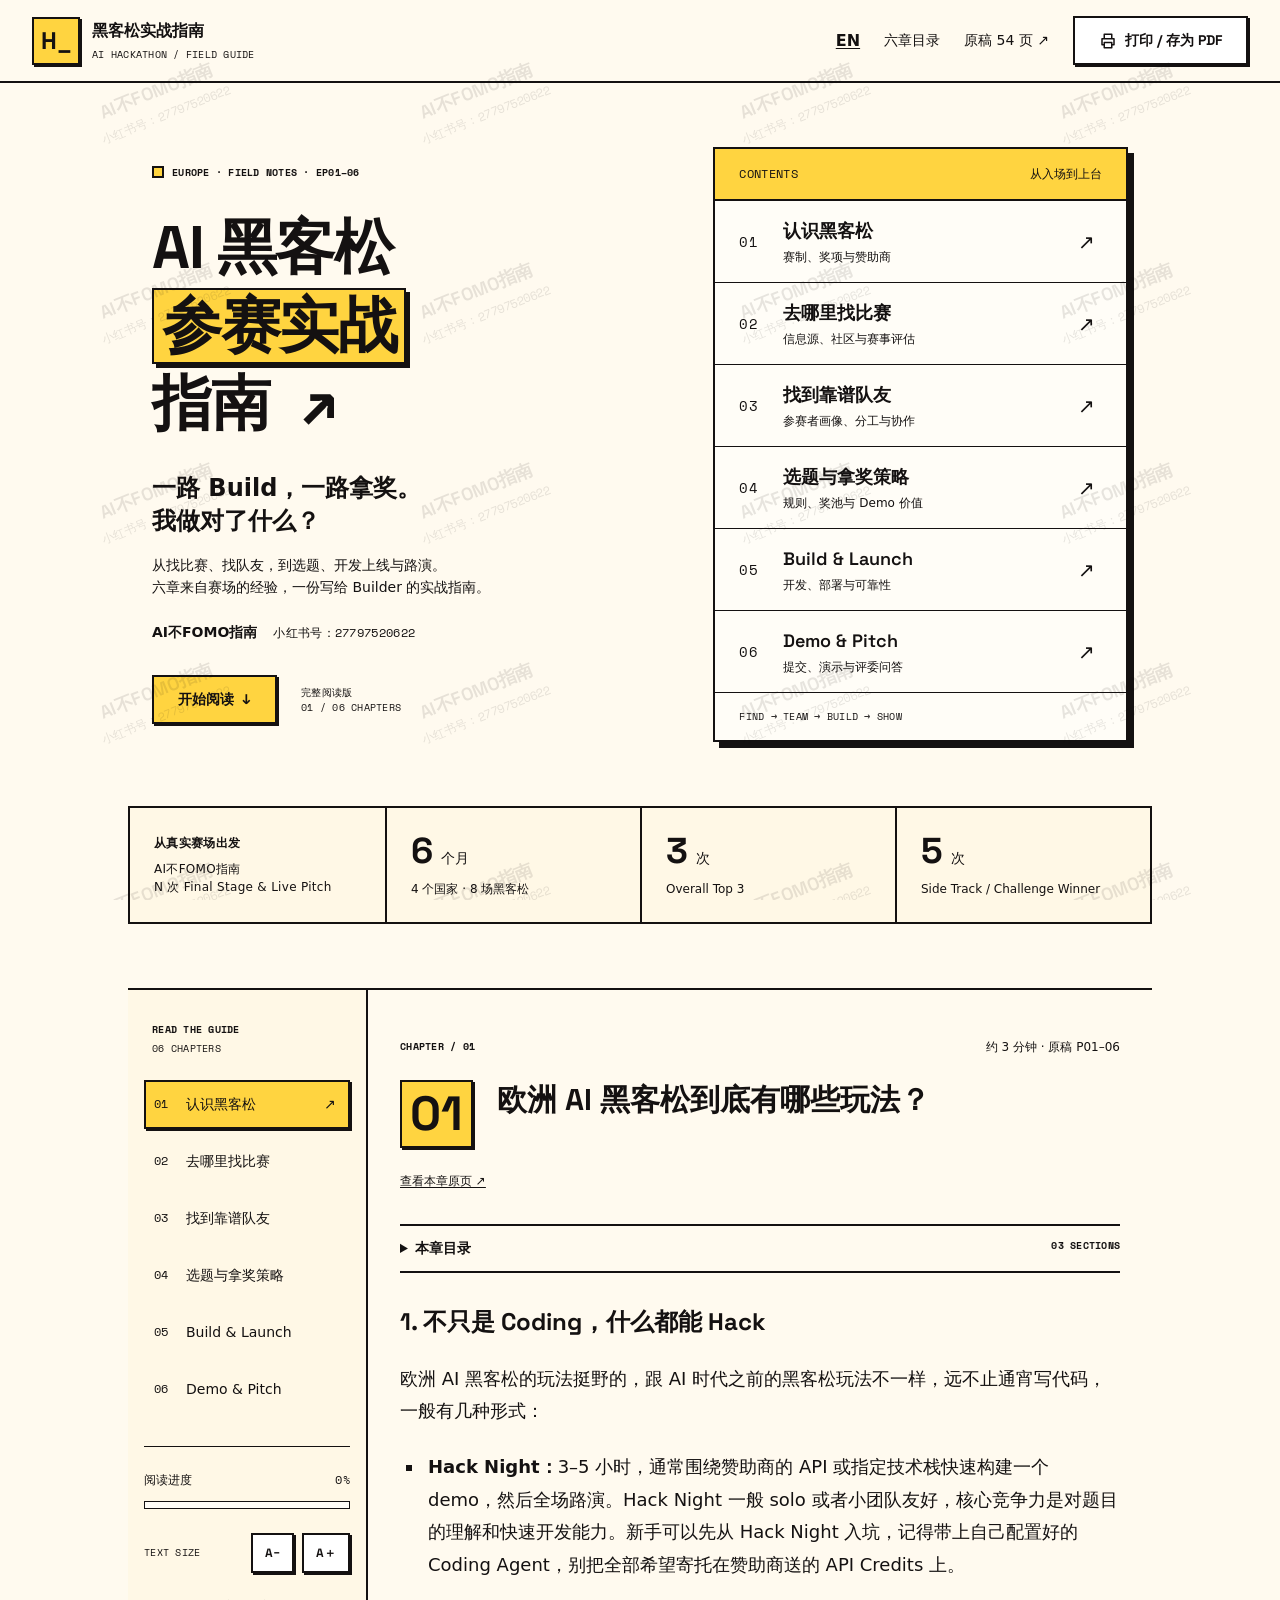
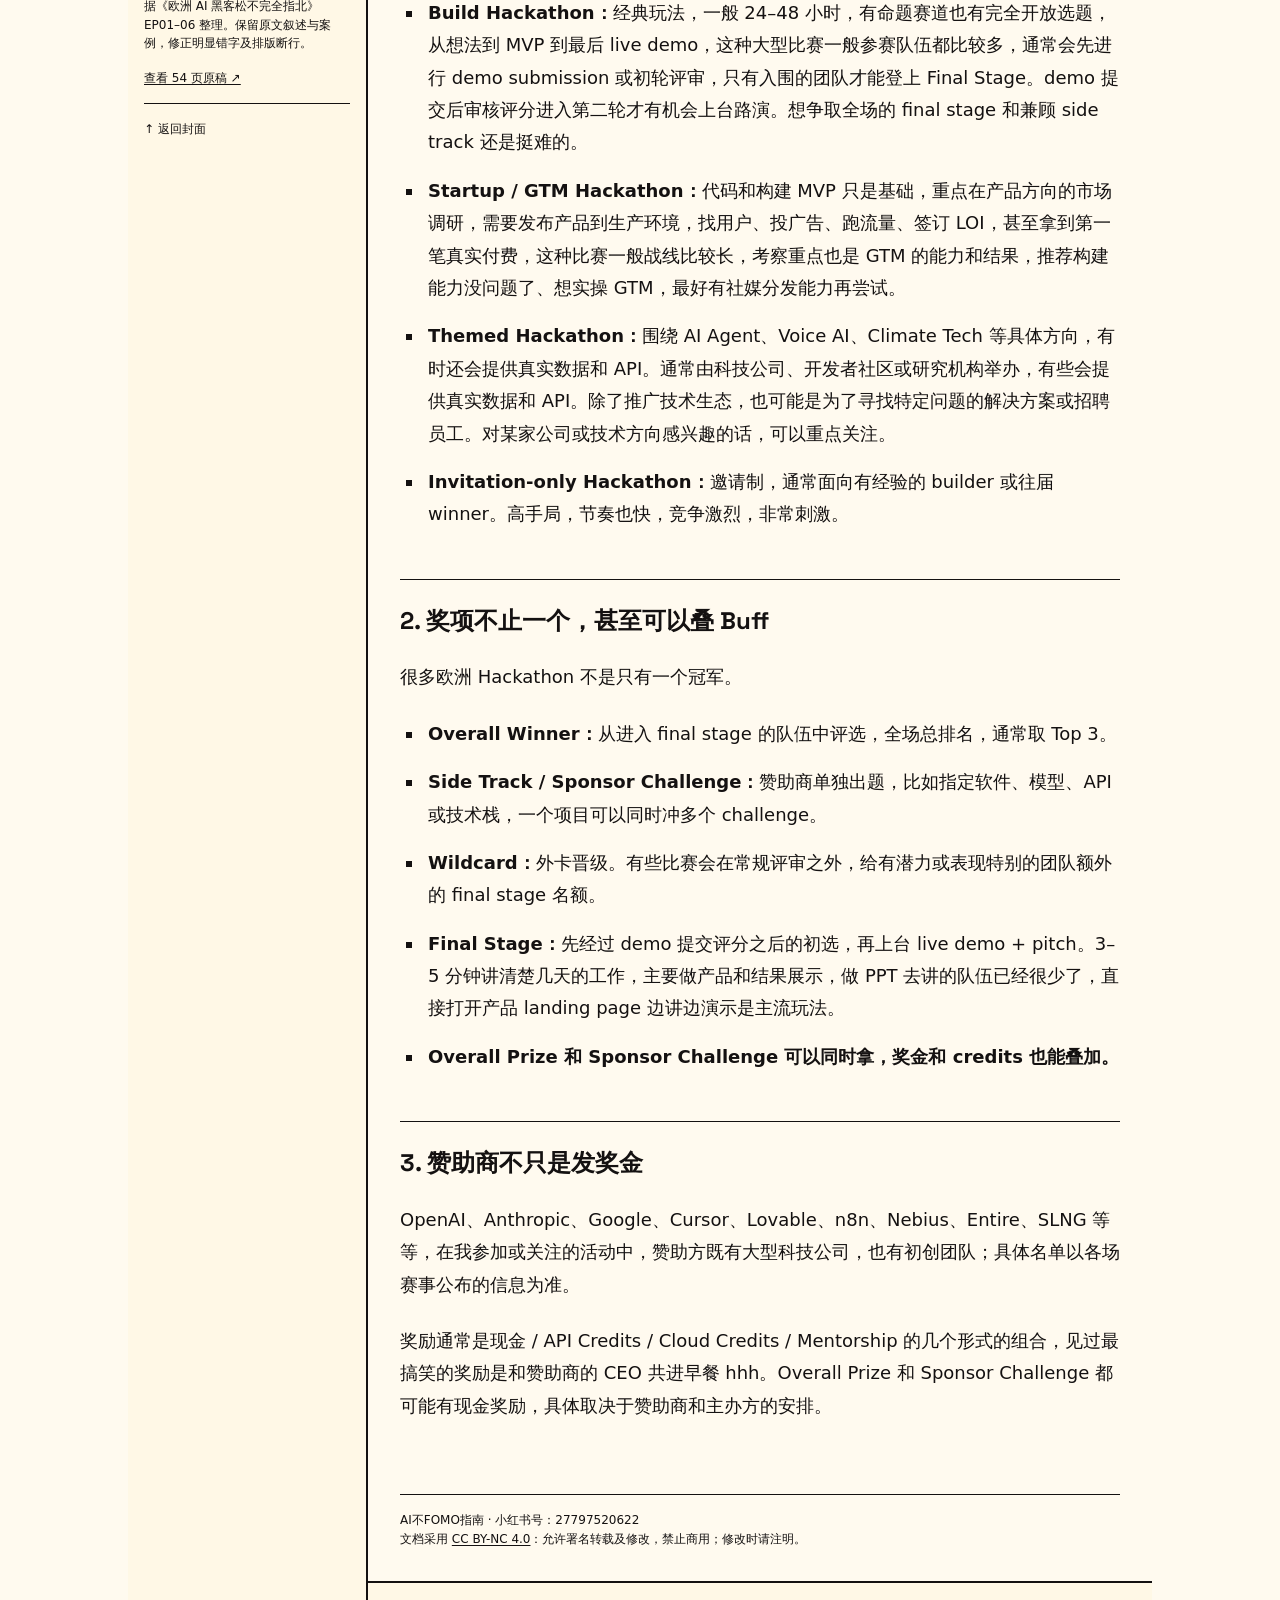
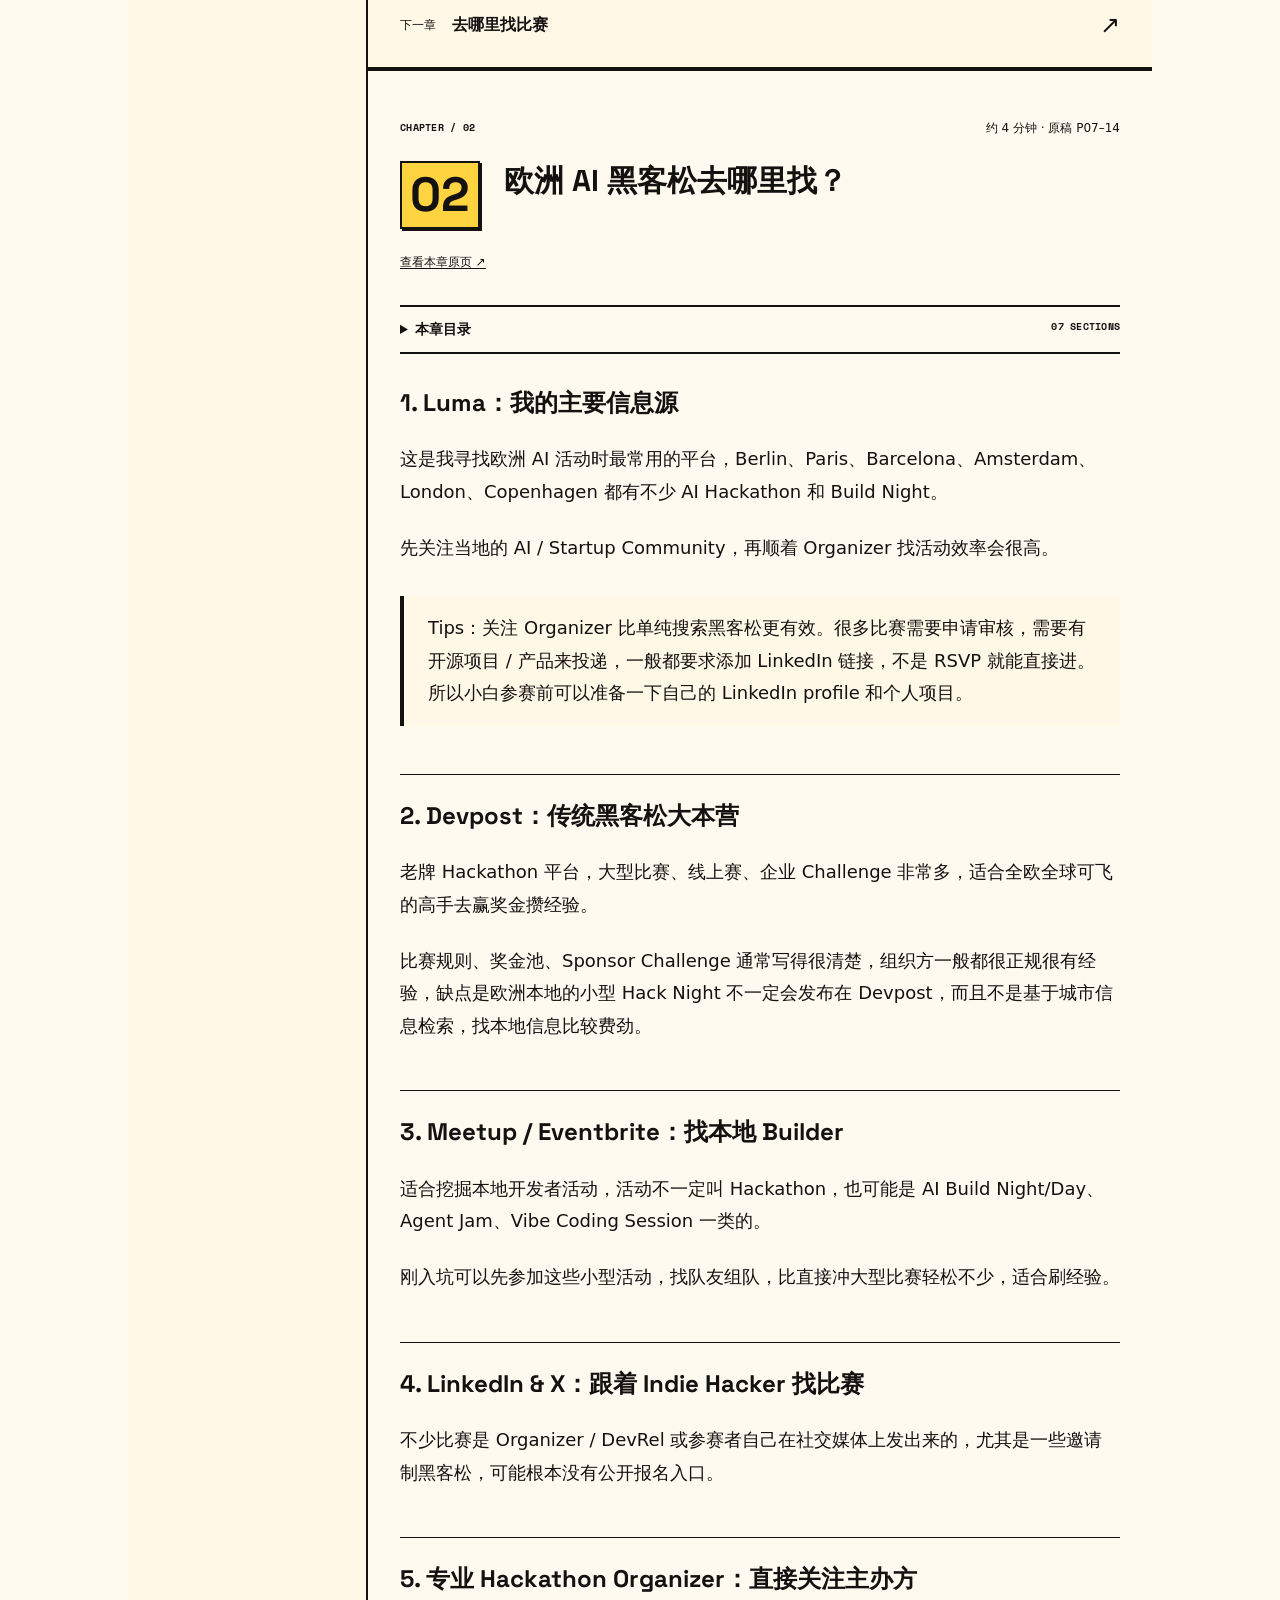
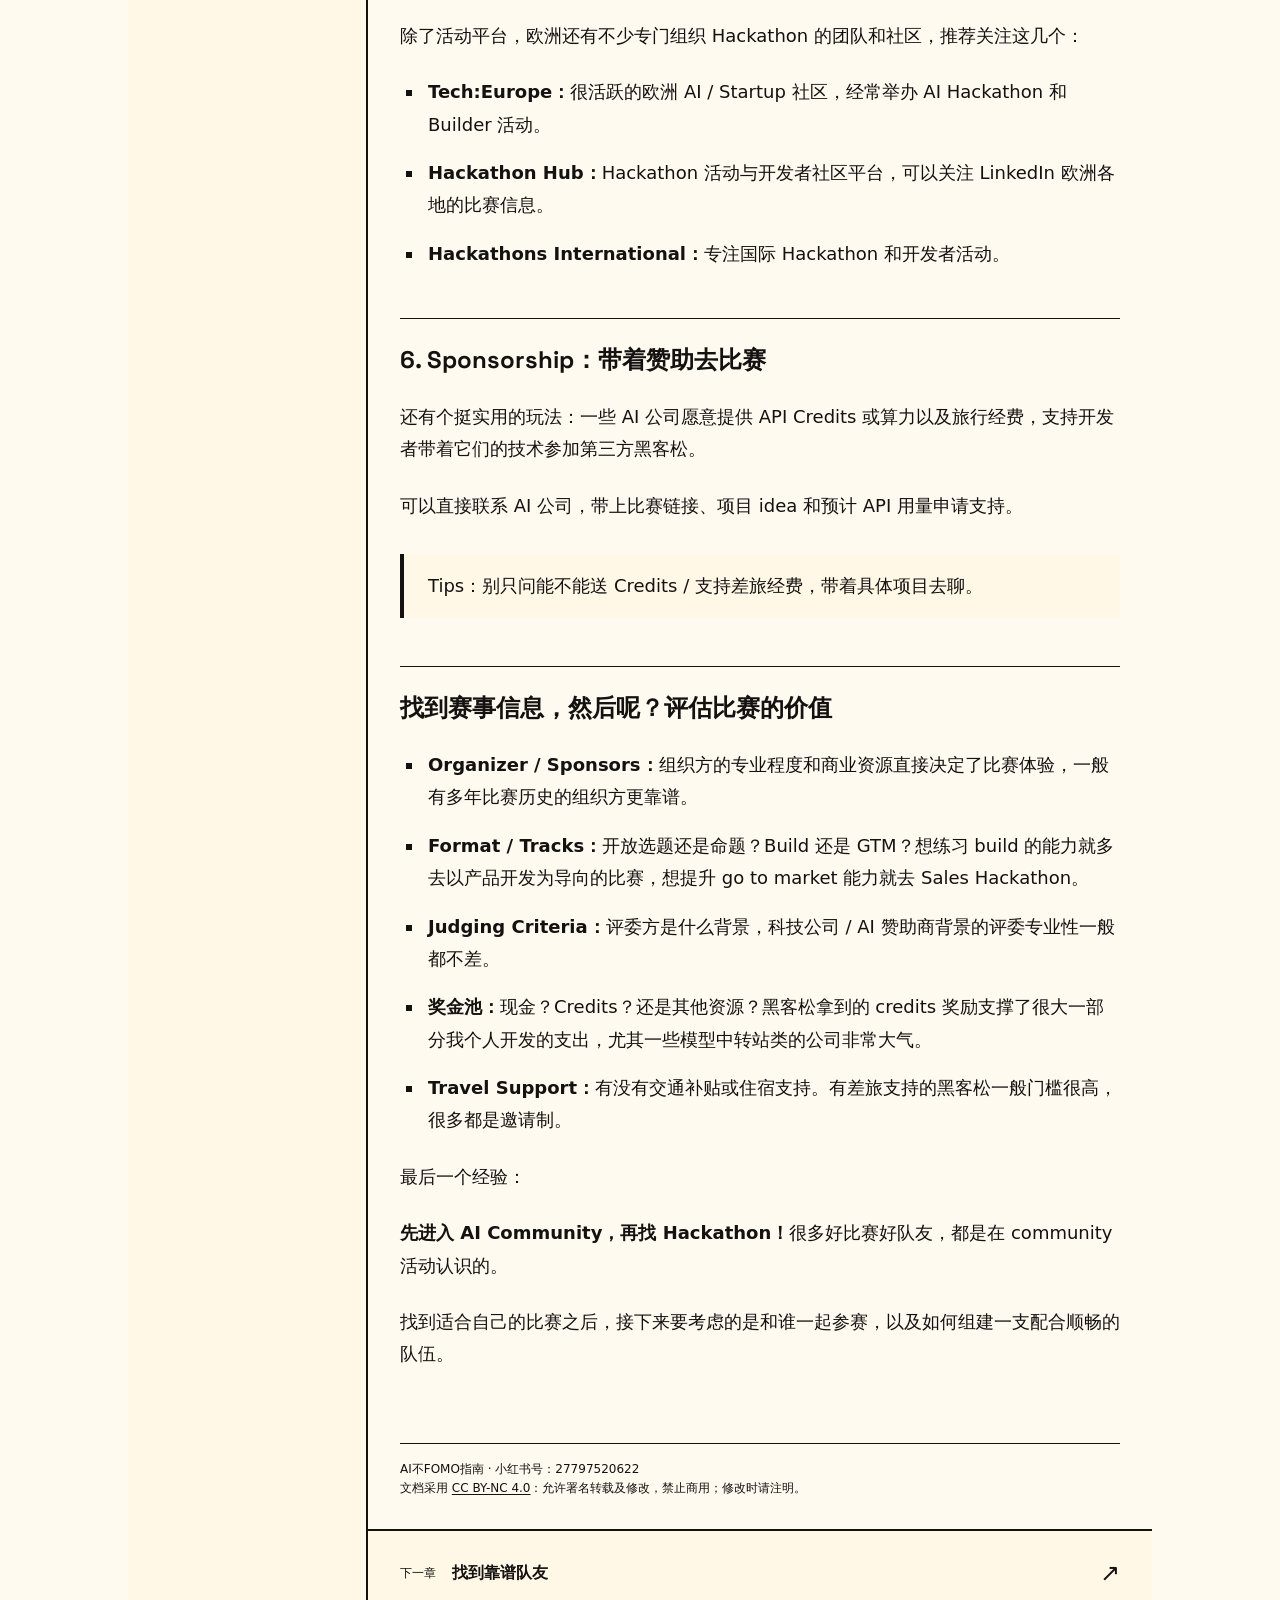
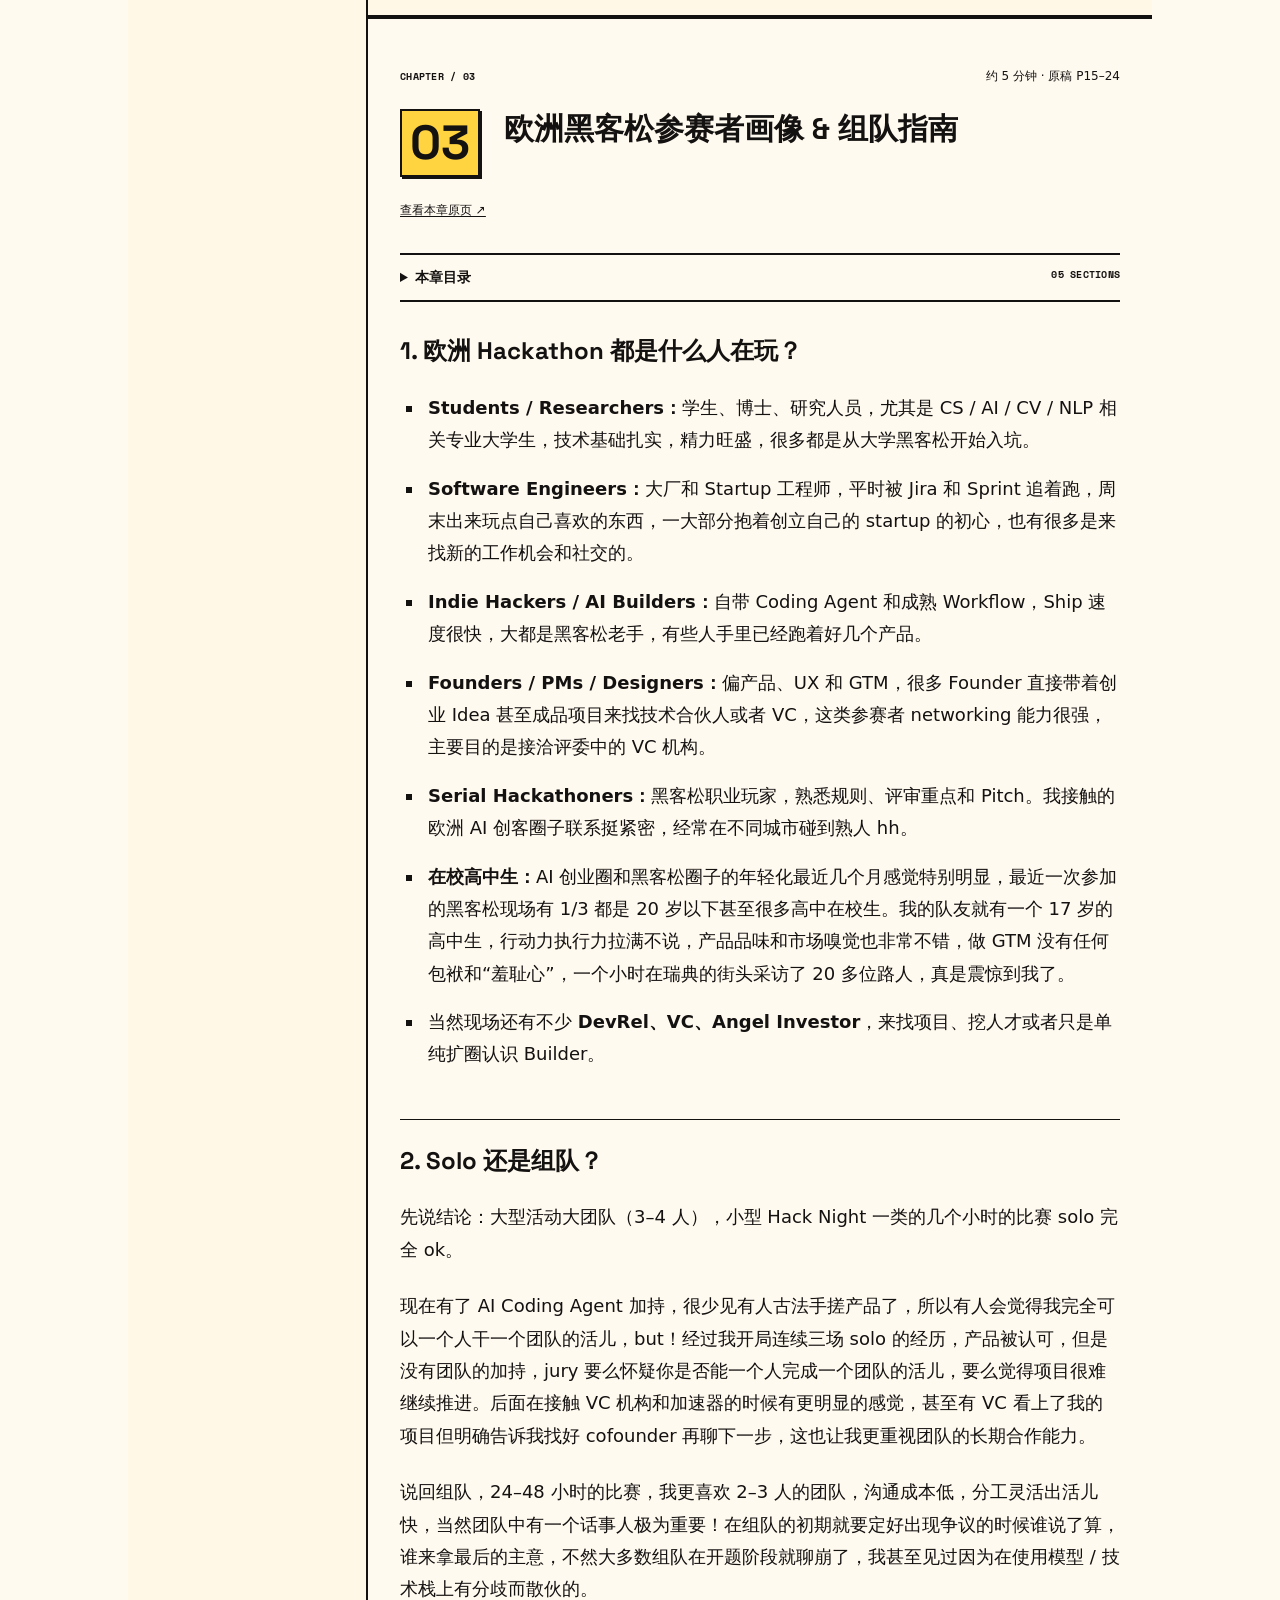
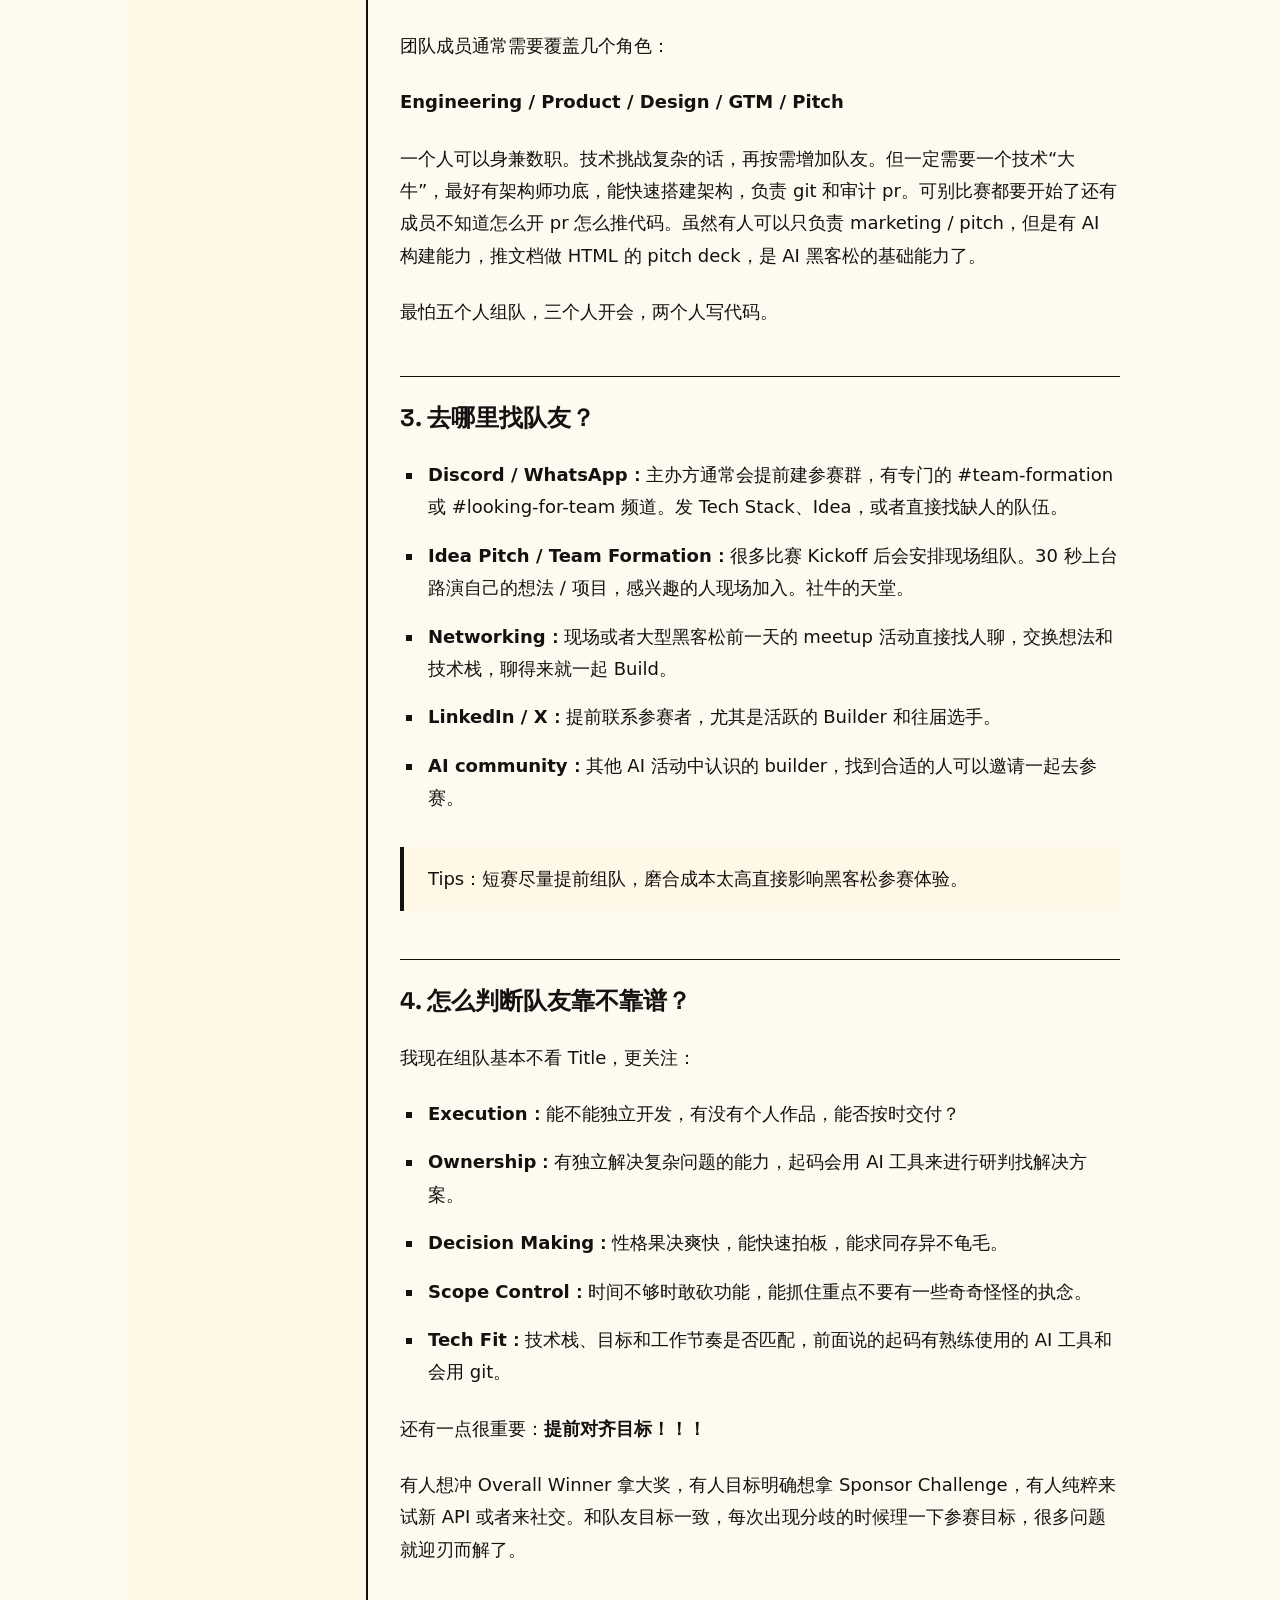
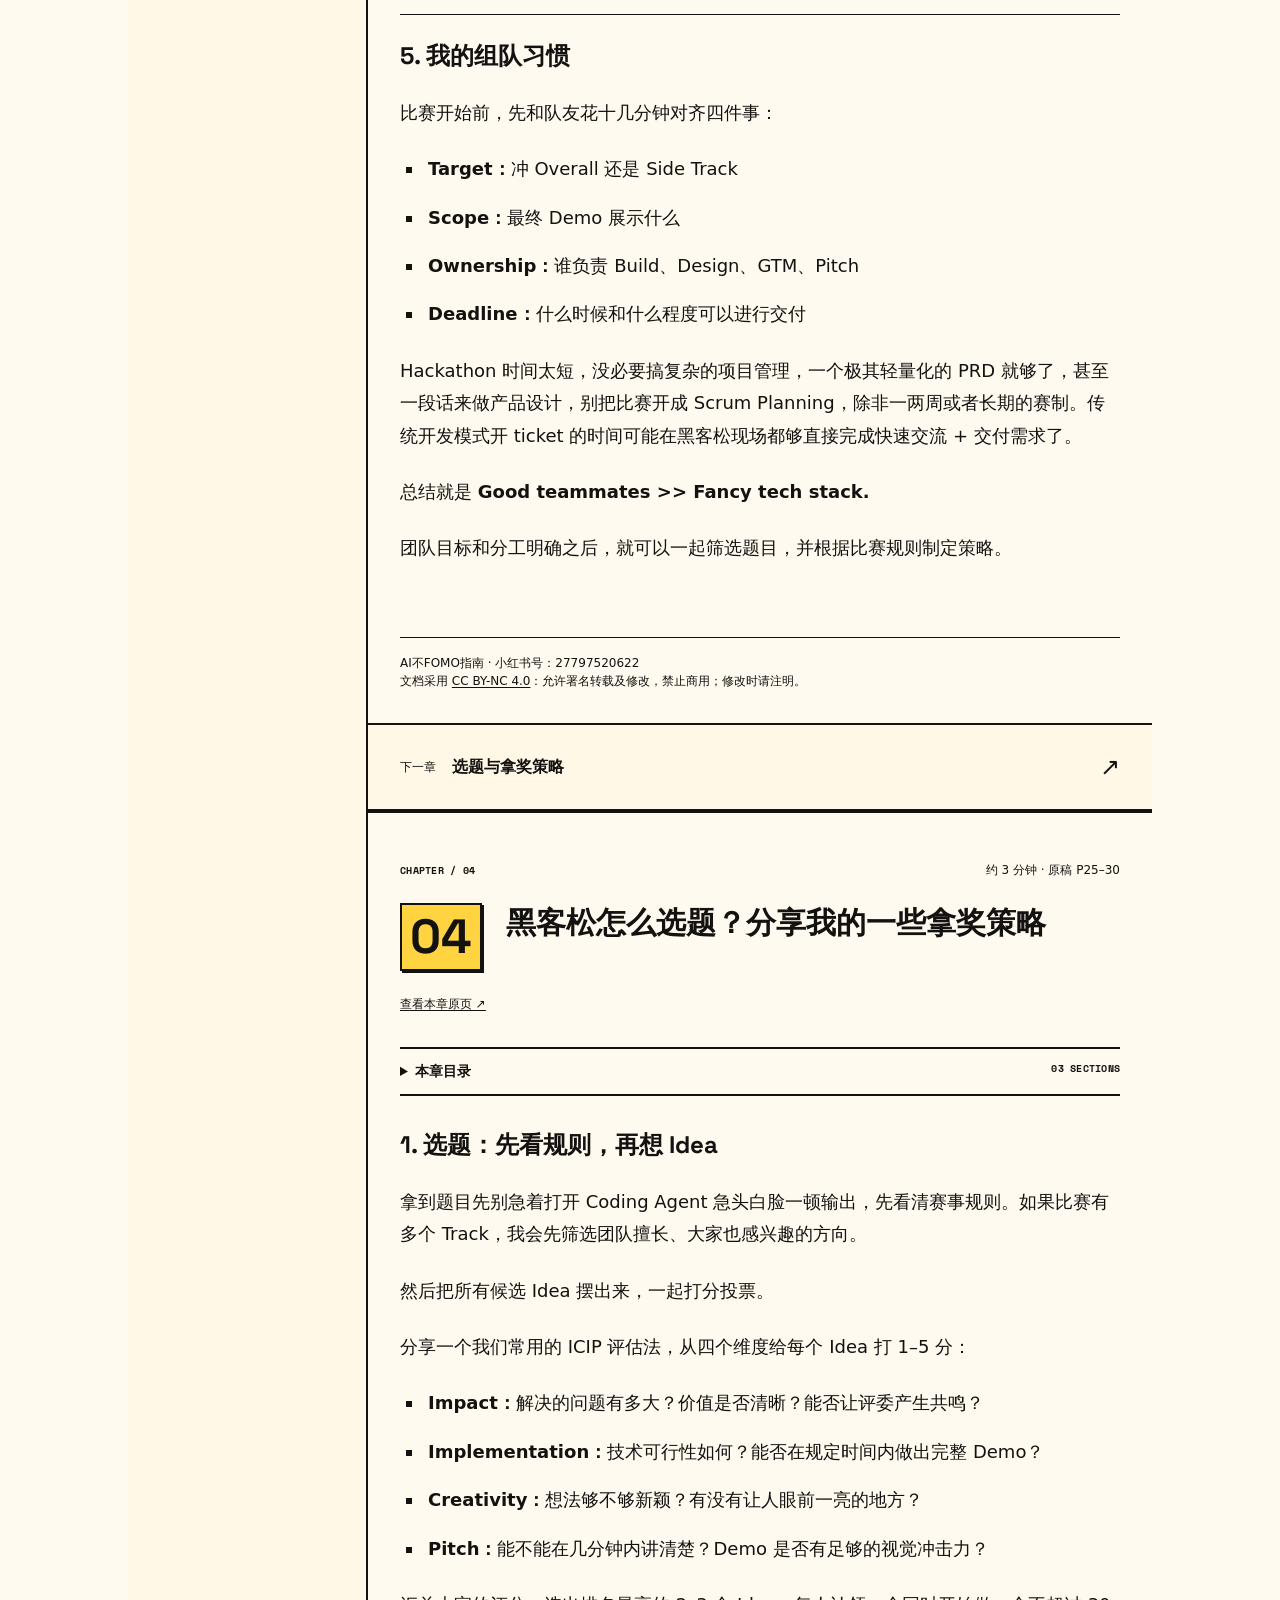
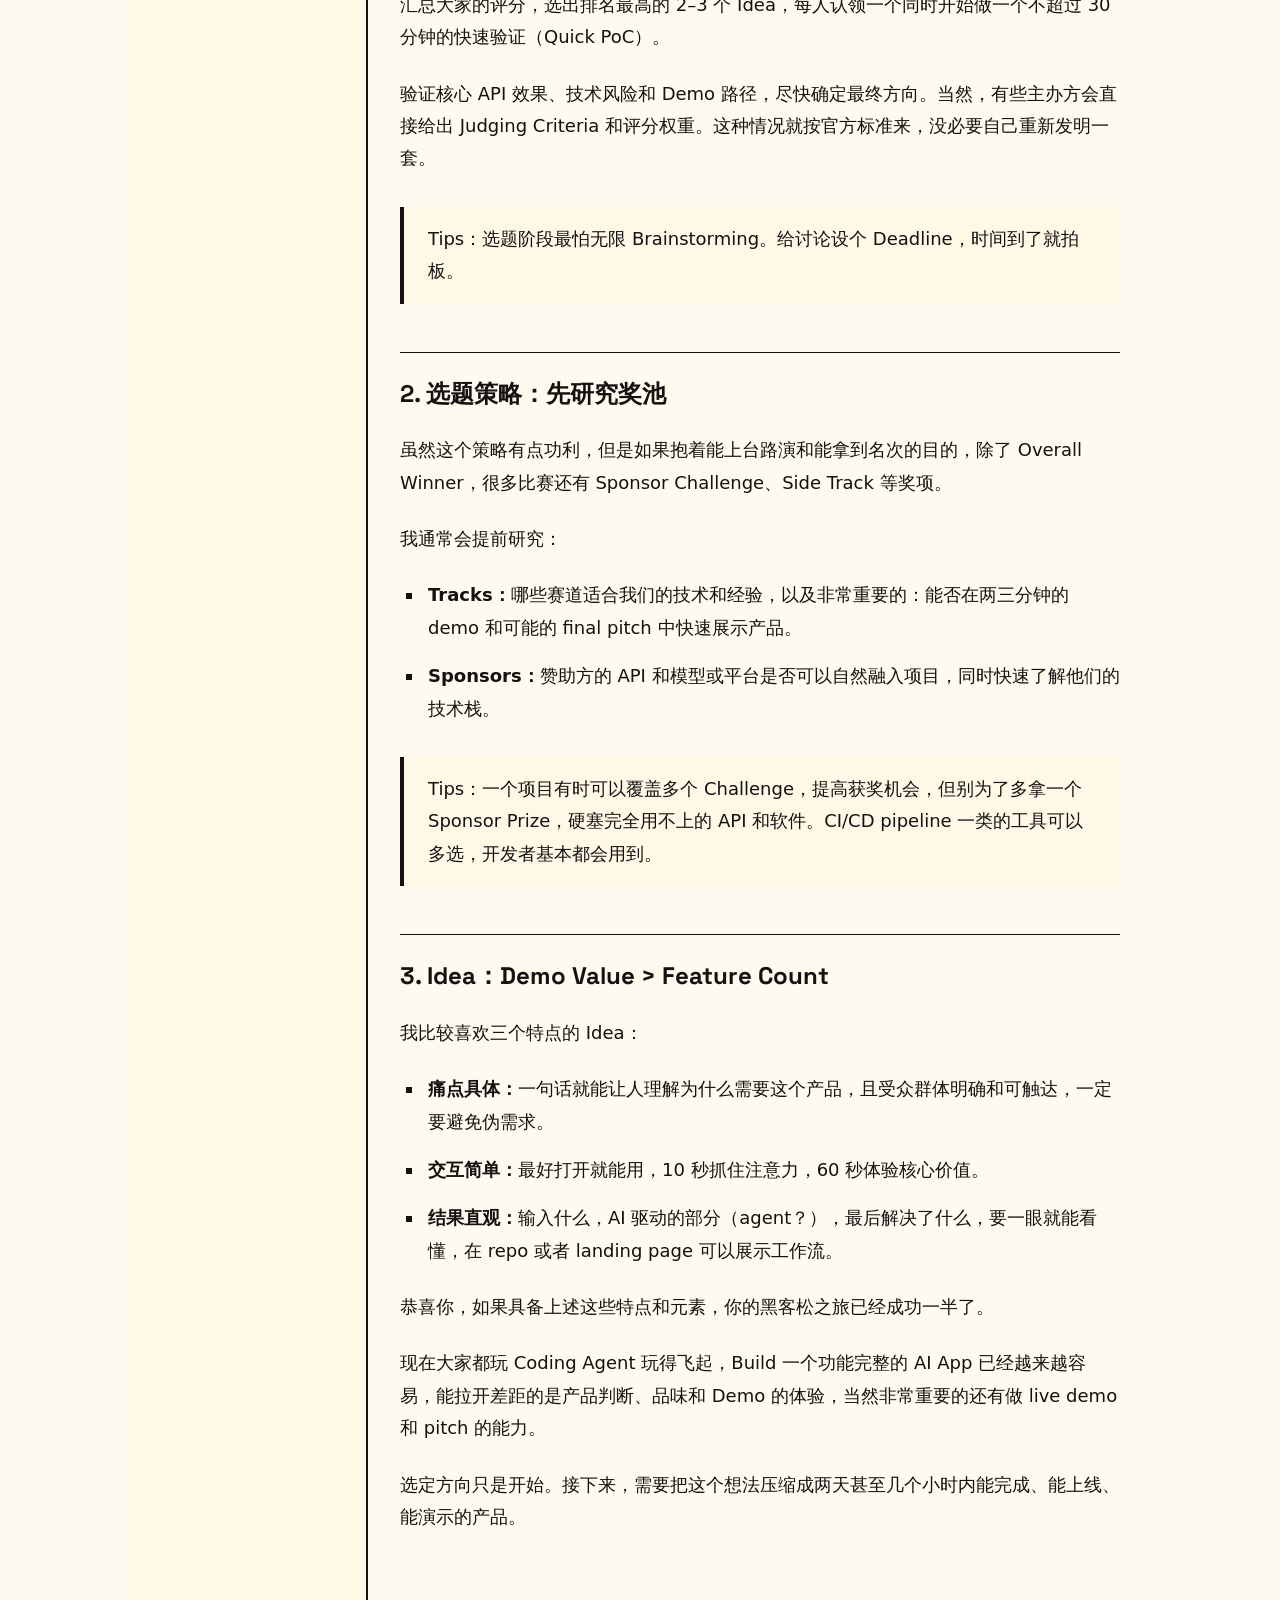
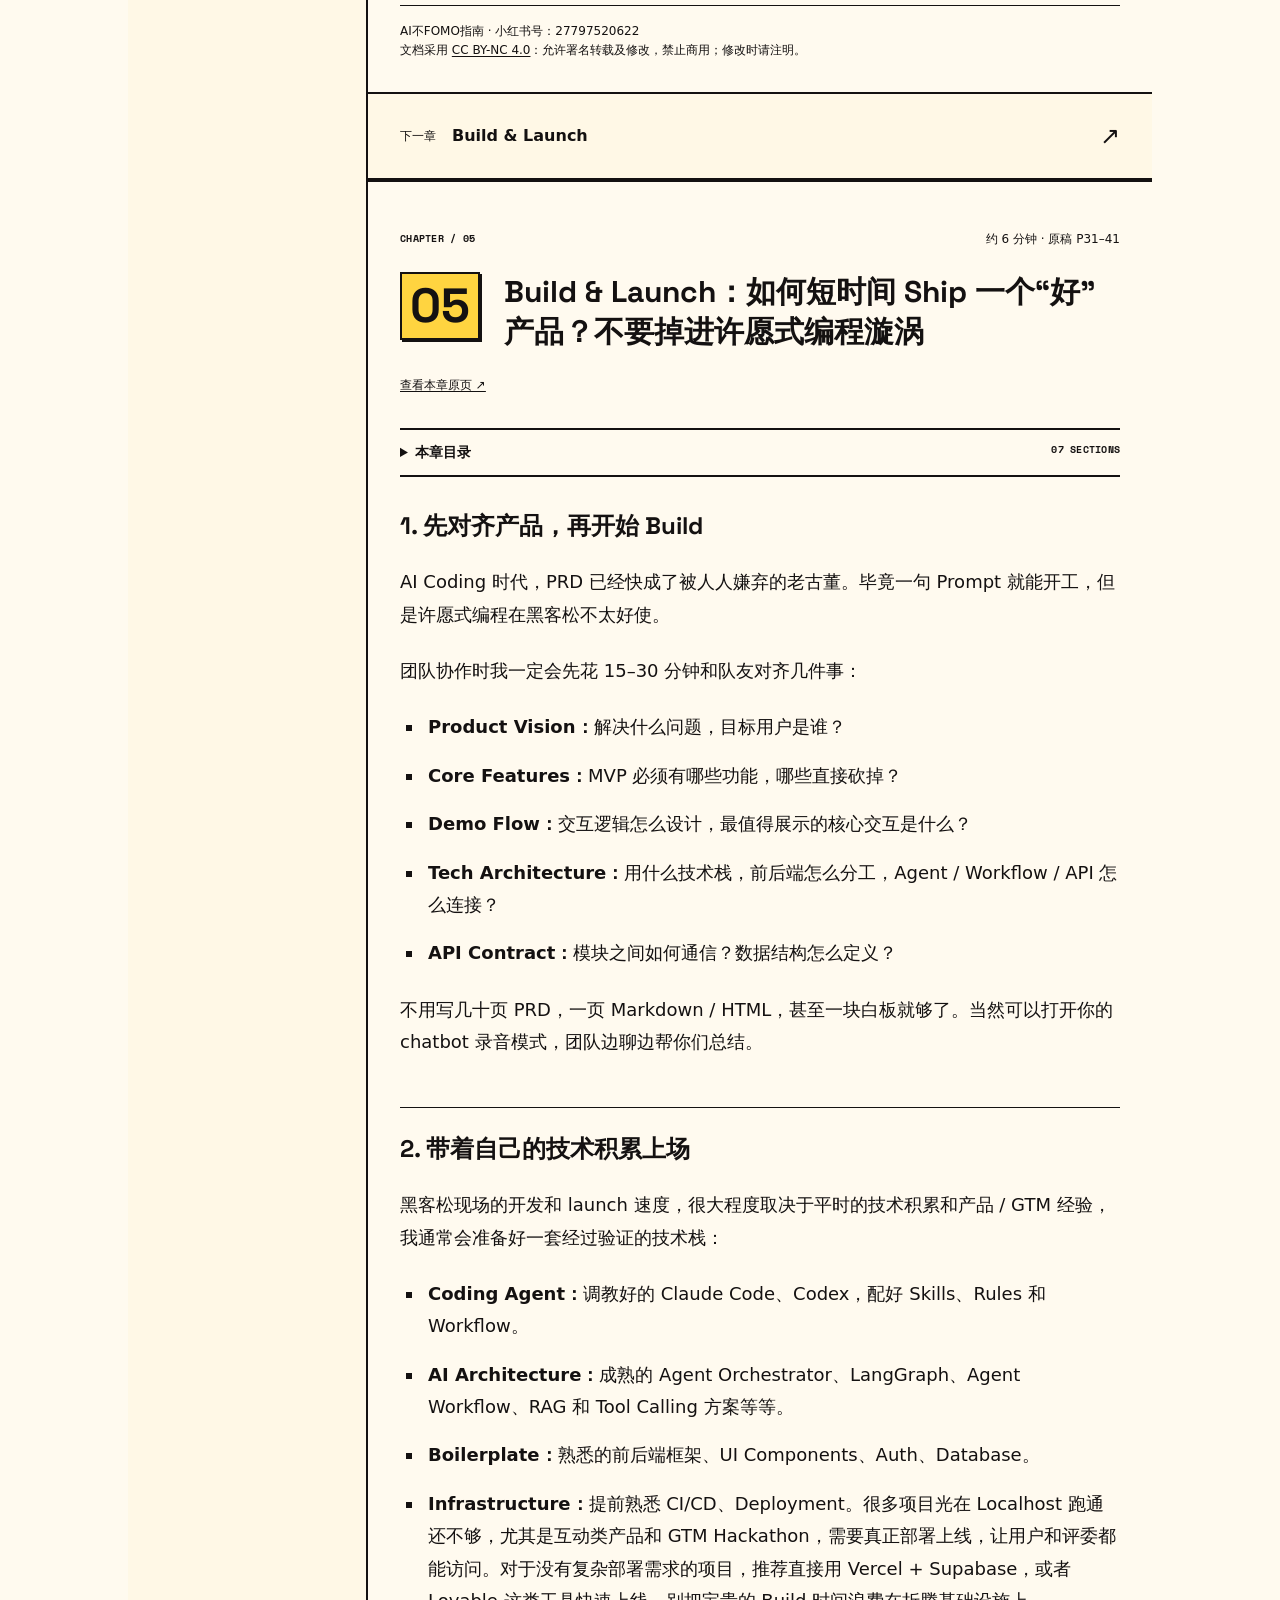
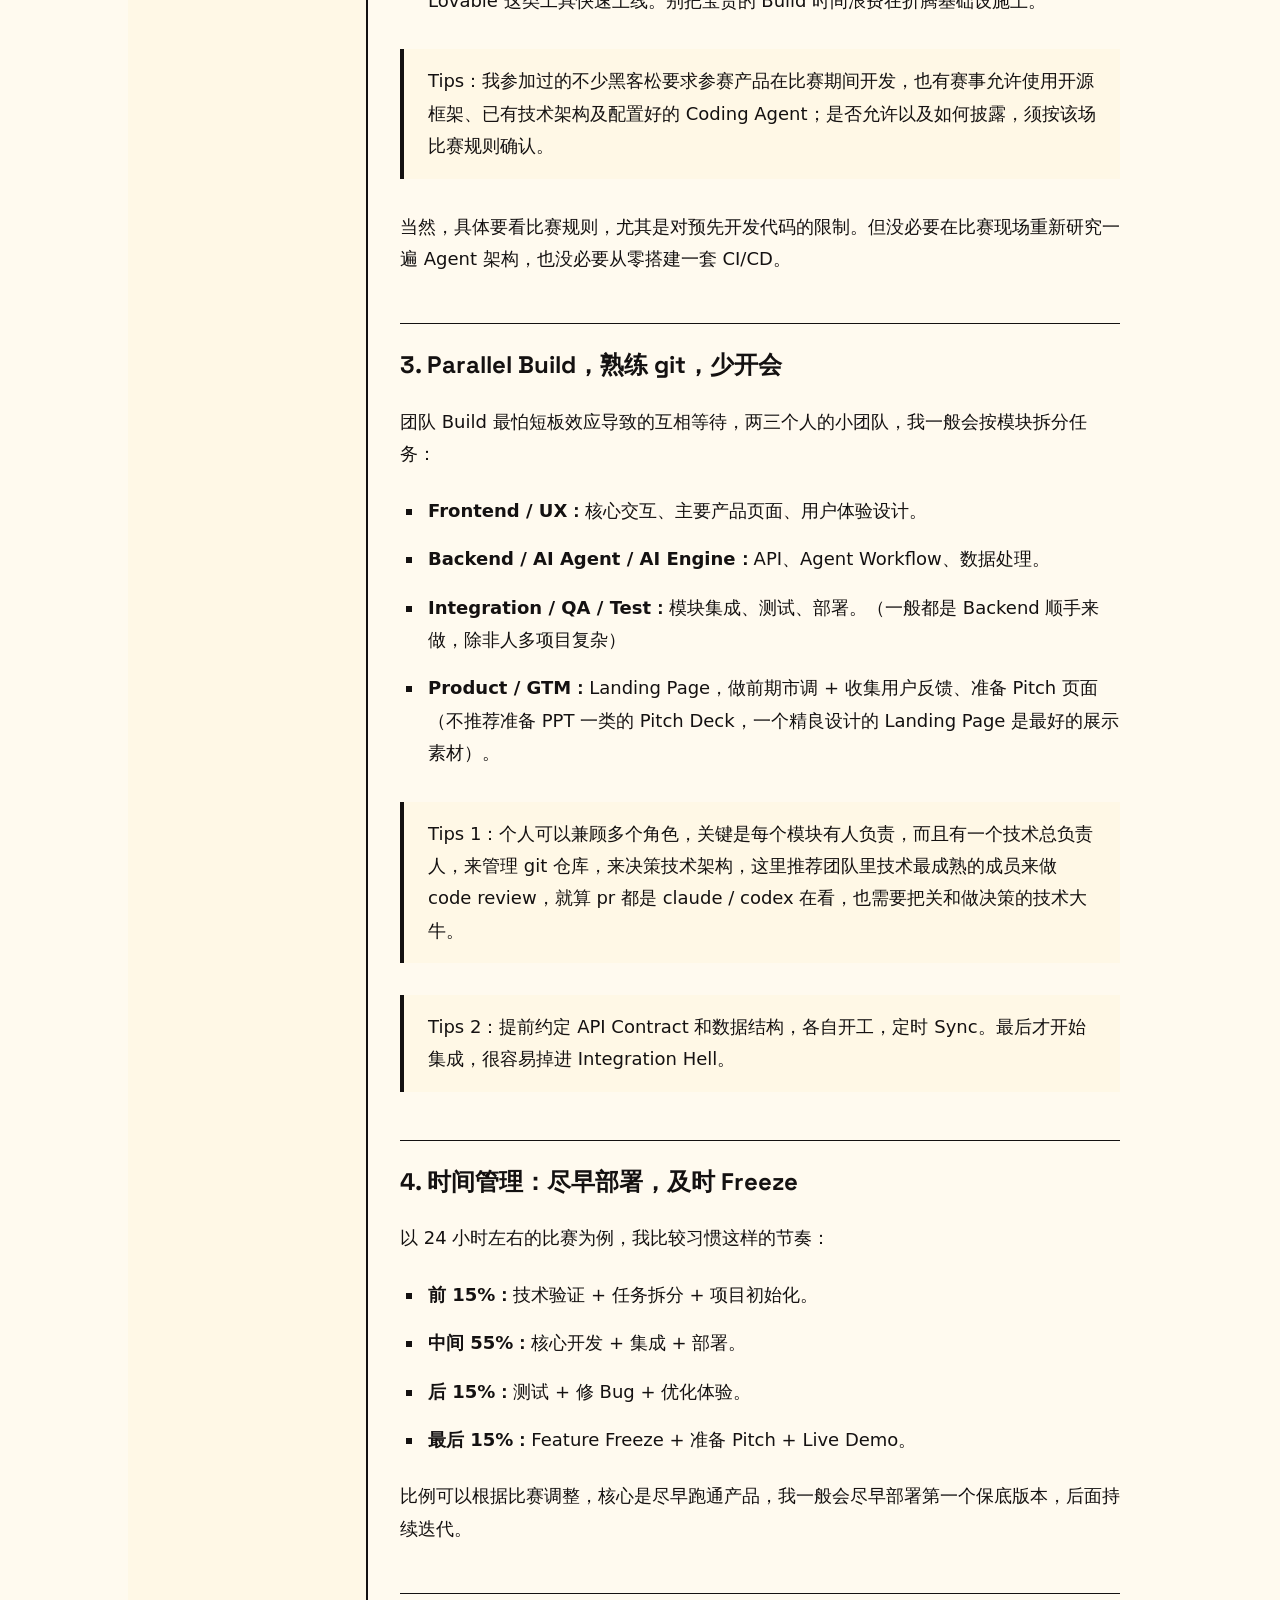
<file: index.html>
<!doctype html>
<html lang="zh-CN"><head><meta charset="utf-8"><meta name="viewport" content="width=device-width,initial-scale=1"><meta name="description" content="从找比赛、找队友，到选题、开发上线与 Demo 路演。欧洲 AI 黑客松六章实战经验，完整阅读版。"><title>AI 黑客松参赛实战指南</title><link rel="stylesheet" href="assets/fonts.css"><link rel="stylesheet" href="assets/hardstock.css"><link rel="stylesheet" href="assets/site.css?v=3"><script defer src="assets/site.js?v=3"></script></head>
<body data-hs-theme="paper-yellow" id="top"><div class="watermark-layer" aria-hidden="true" inert><span class="watermark-tile"><strong>AI不FOMO指南</strong><span>小红书号：27797520622</span></span><span class="watermark-tile"><strong>AI不FOMO指南</strong><span>小红书号：27797520622</span></span><span class="watermark-tile"><strong>AI不FOMO指南</strong><span>小红书号：27797520622</span></span><span class="watermark-tile"><strong>AI不FOMO指南</strong><span>小红书号：27797520622</span></span><span class="watermark-tile"><strong>AI不FOMO指南</strong><span>小红书号：27797520622</span></span><span class="watermark-tile"><strong>AI不FOMO指南</strong><span>小红书号：27797520622</span></span><span class="watermark-tile"><strong>AI不FOMO指南</strong><span>小红书号：27797520622</span></span><span class="watermark-tile"><strong>AI不FOMO指南</strong><span>小红书号：27797520622</span></span><span class="watermark-tile"><strong>AI不FOMO指南</strong><span>小红书号：27797520622</span></span><span class="watermark-tile"><strong>AI不FOMO指南</strong><span>小红书号：27797520622</span></span><span class="watermark-tile"><strong>AI不FOMO指南</strong><span>小红书号：27797520622</span></span><span class="watermark-tile"><strong>AI不FOMO指南</strong><span>小红书号：27797520622</span></span><span class="watermark-tile"><strong>AI不FOMO指南</strong><span>小红书号：27797520622</span></span><span class="watermark-tile"><strong>AI不FOMO指南</strong><span>小红书号：27797520622</span></span><span class="watermark-tile"><strong>AI不FOMO指南</strong><span>小红书号：27797520622</span></span><span class="watermark-tile"><strong>AI不FOMO指南</strong><span>小红书号：27797520622</span></span><span class="watermark-tile"><strong>AI不FOMO指南</strong><span>小红书号：27797520622</span></span><span class="watermark-tile"><strong>AI不FOMO指南</strong><span>小红书号：27797520622</span></span><span class="watermark-tile"><strong>AI不FOMO指南</strong><span>小红书号：27797520622</span></span><span class="watermark-tile"><strong>AI不FOMO指南</strong><span>小红书号：27797520622</span></span><span class="watermark-tile"><strong>AI不FOMO指南</strong><span>小红书号：27797520622</span></span><span class="watermark-tile"><strong>AI不FOMO指南</strong><span>小红书号：27797520622</span></span><span class="watermark-tile"><strong>AI不FOMO指南</strong><span>小红书号：27797520622</span></span><span class="watermark-tile"><strong>AI不FOMO指南</strong><span>小红书号：27797520622</span></span><span class="watermark-tile"><strong>AI不FOMO指南</strong><span>小红书号：27797520622</span></span><span class="watermark-tile"><strong>AI不FOMO指南</strong><span>小红书号：27797520622</span></span><span class="watermark-tile"><strong>AI不FOMO指南</strong><span>小红书号：27797520622</span></span><span class="watermark-tile"><strong>AI不FOMO指南</strong><span>小红书号：27797520622</span></span><span class="watermark-tile"><strong>AI不FOMO指南</strong><span>小红书号：27797520622</span></span><span class="watermark-tile"><strong>AI不FOMO指南</strong><span>小红书号：27797520622</span></span><span class="watermark-tile"><strong>AI不FOMO指南</strong><span>小红书号：27797520622</span></span><span class="watermark-tile"><strong>AI不FOMO指南</strong><span>小红书号：27797520622</span></span><span class="watermark-tile"><strong>AI不FOMO指南</strong><span>小红书号：27797520622</span></span><span class="watermark-tile"><strong>AI不FOMO指南</strong><span>小红书号：27797520622</span></span><span class="watermark-tile"><strong>AI不FOMO指南</strong><span>小红书号：27797520622</span></span><span class="watermark-tile"><strong>AI不FOMO指南</strong><span>小红书号：27797520622</span></span><span class="watermark-tile"><strong>AI不FOMO指南</strong><span>小红书号：27797520622</span></span><span class="watermark-tile"><strong>AI不FOMO指南</strong><span>小红书号：27797520622</span></span><span class="watermark-tile"><strong>AI不FOMO指南</strong><span>小红书号：27797520622</span></span><span class="watermark-tile"><strong>AI不FOMO指南</strong><span>小红书号：27797520622</span></span><span class="watermark-tile"><strong>AI不FOMO指南</strong><span>小红书号：27797520622</span></span><span class="watermark-tile"><strong>AI不FOMO指南</strong><span>小红书号：27797520622</span></span><span class="watermark-tile"><strong>AI不FOMO指南</strong><span>小红书号：27797520622</span></span><span class="watermark-tile"><strong>AI不FOMO指南</strong><span>小红书号：27797520622</span></span><span class="watermark-tile"><strong>AI不FOMO指南</strong><span>小红书号：27797520622</span></span><span class="watermark-tile"><strong>AI不FOMO指南</strong><span>小红书号：27797520622</span></span><span class="watermark-tile"><strong>AI不FOMO指南</strong><span>小红书号：27797520622</span></span><span class="watermark-tile"><strong>AI不FOMO指南</strong><span>小红书号：27797520622</span></span><span class="watermark-tile"><strong>AI不FOMO指南</strong><span>小红书号：27797520622</span></span><span class="watermark-tile"><strong>AI不FOMO指南</strong><span>小红书号：27797520622</span></span><span class="watermark-tile"><strong>AI不FOMO指南</strong><span>小红书号：27797520622</span></span><span class="watermark-tile"><strong>AI不FOMO指南</strong><span>小红书号：27797520622</span></span><span class="watermark-tile"><strong>AI不FOMO指南</strong><span>小红书号：27797520622</span></span><span class="watermark-tile"><strong>AI不FOMO指南</strong><span>小红书号：27797520622</span></span><span class="watermark-tile"><strong>AI不FOMO指南</strong><span>小红书号：27797520622</span></span><span class="watermark-tile"><strong>AI不FOMO指南</strong><span>小红书号：27797520622</span></span><span class="watermark-tile"><strong>AI不FOMO指南</strong><span>小红书号：27797520622</span></span><span class="watermark-tile"><strong>AI不FOMO指南</strong><span>小红书号：27797520622</span></span><span class="watermark-tile"><strong>AI不FOMO指南</strong><span>小红书号：27797520622</span></span><span class="watermark-tile"><strong>AI不FOMO指南</strong><span>小红书号：27797520622</span></span><span class="watermark-tile"><strong>AI不FOMO指南</strong><span>小红书号：27797520622</span></span><span class="watermark-tile"><strong>AI不FOMO指南</strong><span>小红书号：27797520622</span></span><span class="watermark-tile"><strong>AI不FOMO指南</strong><span>小红书号：27797520622</span></span><span class="watermark-tile"><strong>AI不FOMO指南</strong><span>小红书号：27797520622</span></span><span class="watermark-tile"><strong>AI不FOMO指南</strong><span>小红书号：27797520622</span></span><span class="watermark-tile"><strong>AI不FOMO指南</strong><span>小红书号：27797520622</span></span><span class="watermark-tile"><strong>AI不FOMO指南</strong><span>小红书号：27797520622</span></span><span class="watermark-tile"><strong>AI不FOMO指南</strong><span>小红书号：27797520622</span></span><span class="watermark-tile"><strong>AI不FOMO指南</strong><span>小红书号：27797520622</span></span><span class="watermark-tile"><strong>AI不FOMO指南</strong><span>小红书号：27797520622</span></span><span class="watermark-tile"><strong>AI不FOMO指南</strong><span>小红书号：27797520622</span></span><span class="watermark-tile"><strong>AI不FOMO指南</strong><span>小红书号：27797520622</span></span><span class="watermark-tile"><strong>AI不FOMO指南</strong><span>小红书号：27797520622</span></span><span class="watermark-tile"><strong>AI不FOMO指南</strong><span>小红书号：27797520622</span></span><span class="watermark-tile"><strong>AI不FOMO指南</strong><span>小红书号：27797520622</span></span><span class="watermark-tile"><strong>AI不FOMO指南</strong><span>小红书号：27797520622</span></span><span class="watermark-tile"><strong>AI不FOMO指南</strong><span>小红书号：27797520622</span></span><span class="watermark-tile"><strong>AI不FOMO指南</strong><span>小红书号：27797520622</span></span><span class="watermark-tile"><strong>AI不FOMO指南</strong><span>小红书号：27797520622</span></span><span class="watermark-tile"><strong>AI不FOMO指南</strong><span>小红书号：27797520622</span></span></div><a class="skip-link hs-btn" href="#reading">跳到正文</a>
<header class="site-header"><a class="brand" href="#top" aria-label="AI 黑客松实战指南首页"><span class="brand-mark" aria-hidden="true">H<span>_</span></span><span>黑客松实战指南<small class="mono">AI HACKATHON / FIELD GUIDE</small></span></a><div class="header-actions"><a class="language-link" href="en.html" lang="en">EN</a><a class="desktop-link" href="#contents">六章目录</a><a class="desktop-link" href="source.html" target="_blank">原稿 54 页 ↗</a><button class="hs-btn print-button" type="button"><svg width="18" height="18" viewBox="0 0 24 24" fill="none" stroke="currentColor" stroke-width="2" aria-hidden="true"><path d="M7 8V3h10v5M7 17H4V9h16v8h-3M7 14h10v7H7z"/></svg><span>打印 / 存为 PDF</span></button></div></header>
<main><section class="hero" aria-labelledby="book-title"><div class="hero-copy"><p class="eyebrow mono"><span class="edition-square" aria-hidden="true"></span> EUROPE · FIELD NOTES · EP01–06</p><h1 id="book-title">AI 黑客松<br><mark>参赛实战</mark><br>指南<span class="title-arrow" aria-hidden="true">↗</span></h1><p class="hero-subtitle">一路 Build，一路拿奖。<br>我做对了什么？</p><p class="hero-description">从找比赛、找队友，到选题、开发上线与路演。<br class="desktop-break">六章来自赛场的经验，一份写给 Builder 的实战指南。</p><p class="author-line"><strong>AI不FOMO指南</strong><span class="mono">小红书号：27797520622</span></p><div class="hero-actions"><a class="hs-btn hs-btn--primary" href="#chapter-1">开始阅读 <span aria-hidden="true">↓</span></a><a class="resume-link" id="resume-link" href="#chapter-1" hidden>继续上次阅读 ↗</a><span class="mono edition-note">完整阅读版<br>01 / 06 CHAPTERS</span></div></div>
<nav class="hero-index" id="contents" aria-label="全书目录"><div class="index-head"><span class="mono">CONTENTS</span><span>从入场到上台</span></div><a href="#chapter-1" class="index-row"><span class="index-no mono">01</span><span><strong>认识黑客松</strong><small>赛制、奖项与赞助商</small></span><span class="index-arrow" aria-hidden="true">↗</span></a><a href="#chapter-2" class="index-row"><span class="index-no mono">02</span><span><strong>去哪里找比赛</strong><small>信息源、社区与赛事评估</small></span><span class="index-arrow" aria-hidden="true">↗</span></a><a href="#chapter-3" class="index-row"><span class="index-no mono">03</span><span><strong>找到靠谱队友</strong><small>参赛者画像、分工与协作</small></span><span class="index-arrow" aria-hidden="true">↗</span></a><a href="#chapter-4" class="index-row"><span class="index-no mono">04</span><span><strong>选题与拿奖策略</strong><small>规则、奖池与 Demo 价值</small></span><span class="index-arrow" aria-hidden="true">↗</span></a><a href="#chapter-5" class="index-row"><span class="index-no mono">05</span><span><strong>Build & Launch</strong><small>开发、部署与可靠性</small></span><span class="index-arrow" aria-hidden="true">↗</span></a><a href="#chapter-6" class="index-row"><span class="index-no mono">06</span><span><strong>Demo & Pitch</strong><small>提交、演示与评委问答</small></span><span class="index-arrow" aria-hidden="true">↗</span></a><div class="index-foot mono">FIND → TEAM → BUILD → SHOW</div></nav></section>
<section class="record-strip" aria-label="原作者参赛经历"><div class="record-label mono">从真实赛场出发<span>AI不FOMO指南<br>N 次 Final Stage &amp; Live Pitch</span></div><div><strong>6<span>个月</span></strong><small>4 个国家 · 8 场黑客松</small></div><div><strong>3<span>次</span></strong><small>Overall Top 3</small></div><div><strong>5<span>次</span></strong><small>Side Track / Challenge Winner</small></div></section>
<div class="mobile-bar"><button class="hs-btn hs-btn--sm" id="mobile-menu" aria-expanded="false" aria-controls="sidebar">章节目录 <span aria-hidden="true">≡</span></button><span id="mobile-current">01 / 认识黑客松</span><span id="mobile-progress" class="mono">0%</span></div>
<div class="reading-layout" id="reading"><aside class="sidebar" id="sidebar"><div class="sidebar-inner"><div class="sidebar-label mono">READ THE GUIDE <span>06 CHAPTERS</span></div><nav aria-label="阅读章节"><a class="toc-link" href="#chapter-1" data-chapter="1"><span class="mono">01</span><span>认识黑客松</span><span aria-hidden="true">↗</span></a><a class="toc-link" href="#chapter-2" data-chapter="2"><span class="mono">02</span><span>去哪里找比赛</span><span aria-hidden="true">↗</span></a><a class="toc-link" href="#chapter-3" data-chapter="3"><span class="mono">03</span><span>找到靠谱队友</span><span aria-hidden="true">↗</span></a><a class="toc-link" href="#chapter-4" data-chapter="4"><span class="mono">04</span><span>选题与拿奖策略</span><span aria-hidden="true">↗</span></a><a class="toc-link" href="#chapter-5" data-chapter="5"><span class="mono">05</span><span>Build & Launch</span><span aria-hidden="true">↗</span></a><a class="toc-link" href="#chapter-6" data-chapter="6"><span class="mono">06</span><span>Demo & Pitch</span><span aria-hidden="true">↗</span></a></nav><div class="reading-progress"><div><span>阅读进度</span><span id="progress-value" class="mono">0%</span></div><progress id="progress" value="0" max="100" aria-label="全书阅读进度">0%</progress></div><div class="reader-tools"><span class="mono">TEXT SIZE</span><button class="hs-btn hs-btn--sm" id="text-smaller" aria-label="减小正文字号">A−</button><button class="hs-btn hs-btn--sm" id="text-larger" aria-label="增大正文字号">A＋</button></div><p class="source-note">据《欧洲 AI 黑客松不完全指北》EP01–06 整理。保留原文叙述与案例，修正明显错字及排版断行。</p><a class="sidebar-source" href="source.html" target="_blank">查看 54 页原稿 ↗</a><a class="back-top" href="#top">↑ 返回封面</a></div></aside><div class="chapters"><section class="chapter" id="chapter-1" aria-labelledby="title-1">
<header class="chapter-head"><div class="chapter-meta"><span class="mono">CHAPTER / 01</span><span>约 3 分钟 · 原稿 P01–06</span></div>
<div class="chapter-title"><span class="chapter-num" aria-hidden="true">01</span><h2 id="title-1">欧洲 AI 黑客松到底有哪些玩法？</h2></div>
<a class="source-link" href="source.html#page-2" target="_blank" data-source="2">查看本章原页 ↗</a></header>
<details class="chapter-outline"><summary>本章目录 <span class="mono">03 SECTIONS</span></summary><nav aria-label="第 1 章小节"><a href="#chapter-1-1">1. 不只是 Coding，什么都能 Hack</a><a href="#chapter-1-2">2. 奖项不止一个，甚至可以叠 Buff</a><a href="#chapter-1-3">3. 赞助商不只是发奖金</a></nav></details>
<div class="prose"><h3 id="chapter-1-1" data-page="2">1. 不只是 Coding，什么都能 Hack</h3><p data-page="2">欧洲 AI 黑客松的玩法挺野的，跟 AI 时代之前的黑客松玩法不一样，远不止通宵写代码，一般有几种形式：</p><ul><li data-page="3"><strong>Hack Night：</strong>3–5 小时，通常围绕赞助商的 API 或指定技术栈快速构建一个 demo，然后全场路演。Hack Night 一般 solo 或者小团队友好，核心竞争力是对题目的理解和快速开发能力。新手可以先从 Hack Night 入坑，记得带上自己配置好的 Coding Agent，别把全部希望寄托在赞助商送的 API Credits 上。</li><li data-page="3"><strong>Build Hackathon：</strong>经典玩法，一般 24–48 小时，有命题赛道也有完全开放选题，从想法到 MVP 到最后 live demo，这种大型比赛一般参赛队伍都比较多，通常会先进行 demo submission 或初轮评审，只有入围的团队才能登上 Final Stage。demo 提交后审核评分进入第二轮才有机会上台路演。想争取全场的 final stage 和兼顾 side track 还是挺难的。</li><li data-page="3"><strong>Startup / GTM Hackathon：</strong>代码和构建 MVP 只是基础，重点在产品方向的市场调研，需要发布产品到生产环境，找用户、投广告、跑流量、签订 LOI，甚至拿到第一笔真实付费，这种比赛一般战线比较长，考察重点也是 GTM 的能力和结果，推荐构建能力没问题了、想实操 GTM，最好有社媒分发能力再尝试。</li><li data-page="4"><strong>Themed Hackathon：</strong>围绕 AI Agent、Voice AI、Climate Tech 等具体方向，有时还会提供真实数据和 API。通常由科技公司、开发者社区或研究机构举办，有些会提供真实数据和 API。除了推广技术生态，也可能是为了寻找特定问题的解决方案或招聘员工。对某家公司或技术方向感兴趣的话，可以重点关注。</li><li data-page="4"><strong>Invitation-only Hackathon：</strong>邀请制，通常面向有经验的 builder 或往届 winner。高手局，节奏也快，竞争激烈，非常刺激。</li></ul><h3 id="chapter-1-2" data-page="5">2. 奖项不止一个，甚至可以叠 Buff</h3><p data-page="5">很多欧洲 Hackathon 不是只有一个冠军。</p><ul><li data-page="5"><strong>Overall Winner：</strong>从进入 final stage 的队伍中评选，全场总排名，通常取 Top 3。</li><li data-page="5"><strong>Side Track / Sponsor Challenge：</strong>赞助商单独出题，比如指定软件、模型、API 或技术栈，一个项目可以同时冲多个 challenge。</li><li data-page="5"><strong>Wildcard：</strong>外卡晋级。有些比赛会在常规评审之外，给有潜力或表现特别的团队额外的 final stage 名额。</li><li data-page="5"><strong>Final Stage：</strong>先经过 demo 提交评分之后的初选，再上台 live demo + pitch。3–5 分钟讲清楚几天的工作，主要做产品和结果展示，做 PPT 去讲的队伍已经很少了，直接打开产品 landing page 边讲边演示是主流玩法。</li><li data-page="6"><strong>Overall Prize 和 Sponsor Challenge 可以同时拿，奖金和 credits 也能叠加。</strong></li></ul><h3 id="chapter-1-3" data-page="6">3. 赞助商不只是发奖金</h3><p data-page="6">OpenAI、Anthropic、Google、Cursor、Lovable、n8n、Nebius、Entire、SLNG 等等，在我参加或关注的活动中，赞助方既有大型科技公司，也有初创团队；具体名单以各场赛事公布的信息为准。</p><p data-page="6">奖励通常是现金 / API Credits / Cloud Credits / Mentorship 的几个形式的组合，见过最搞笑的奖励是和赞助商的 CEO 共进早餐 hhh。Overall Prize 和 Sponsor Challenge 都可能有现金奖励，具体取决于赞助商和主办方的安排。</p></div><p class="rights-notice">AI不FOMO指南 · 小红书号：27797520622<br>文档采用 <a href="https://creativecommons.org/licenses/by-nc/4.0/" rel="license">CC BY-NC 4.0</a>：允许署名转载及修改，禁止商用；修改时请注明。</p><a href="#chapter-2" class="next-link">下一章 <strong>去哪里找比赛</strong><span aria-hidden="true">↗</span></a></section><section class="chapter" id="chapter-2" aria-labelledby="title-2">
<header class="chapter-head"><div class="chapter-meta"><span class="mono">CHAPTER / 02</span><span>约 4 分钟 · 原稿 P07–14</span></div>
<div class="chapter-title"><span class="chapter-num" aria-hidden="true">02</span><h2 id="title-2">欧洲 AI 黑客松去哪里找？</h2></div>
<a class="source-link" href="source.html#page-8" target="_blank" data-source="8">查看本章原页 ↗</a></header>
<details class="chapter-outline"><summary>本章目录 <span class="mono">07 SECTIONS</span></summary><nav aria-label="第 2 章小节"><a href="#chapter-2-1">1. Luma：我的主要信息源</a><a href="#chapter-2-2">2. Devpost：传统黑客松大本营</a><a href="#chapter-2-3">3. Meetup / Eventbrite：找本地 Builder</a><a href="#chapter-2-4">4. LinkedIn &amp; X：跟着 Indie Hacker 找比赛</a><a href="#chapter-2-5">5. 专业 Hackathon Organizer：直接关注主办方</a><a href="#chapter-2-6">6. Sponsorship：带着赞助去比赛</a><a href="#chapter-2-7">找到赛事信息，然后呢？评估比赛的价值</a></nav></details>
<div class="prose"><h3 id="chapter-2-1" data-page="8">1. Luma：我的主要信息源</h3><p data-page="8">这是我寻找欧洲 AI 活动时最常用的平台，Berlin、Paris、Barcelona、Amsterdam、London、Copenhagen 都有不少 AI Hackathon 和 Build Night。</p><p data-page="8">先关注当地的 AI / Startup Community，再顺着 Organizer 找活动效率会很高。</p><blockquote data-page="9"><p>Tips：关注 Organizer 比单纯搜索黑客松更有效。很多比赛需要申请审核，需要有开源项目 / 产品来投递，一般都要求添加 LinkedIn 链接，不是 RSVP 就能直接进。所以小白参赛前可以准备一下自己的 LinkedIn profile 和个人项目。</p></blockquote><h3 id="chapter-2-2" data-page="9">2. Devpost：传统黑客松大本营</h3><p data-page="9">老牌 Hackathon 平台，大型比赛、线上赛、企业 Challenge 非常多，适合全欧全球可飞的高手去赢奖金攒经验。</p><p data-page="9">比赛规则、奖金池、Sponsor Challenge 通常写得很清楚，组织方一般都很正规很有经验，缺点是欧洲本地的小型 Hack Night 不一定会发布在 Devpost，而且不是基于城市信息检索，找本地信息比较费劲。</p><h3 id="chapter-2-3" data-page="10">3. Meetup / Eventbrite：找本地 Builder</h3><p data-page="10">适合挖掘本地开发者活动，活动不一定叫 Hackathon，也可能是 AI Build Night/Day、Agent Jam、Vibe Coding Session 一类的。</p><p data-page="10">刚入坑可以先参加这些小型活动，找队友组队，比直接冲大型比赛轻松不少，适合刷经验。</p><h3 id="chapter-2-4" data-page="10">4. LinkedIn &amp; X：跟着 Indie Hacker 找比赛</h3><p data-page="10">不少比赛是 Organizer / DevRel 或参赛者自己在社交媒体上发出来的，尤其是一些邀请制黑客松，可能根本没有公开报名入口。</p><h3 id="chapter-2-5" data-page="11">5. 专业 Hackathon Organizer：直接关注主办方</h3><p data-page="11">除了活动平台，欧洲还有不少专门组织 Hackathon 的团队和社区，推荐关注这几个：</p><ul><li data-page="11"><strong>Tech:Europe：</strong>很活跃的欧洲 AI / Startup 社区，经常举办 AI Hackathon 和 Builder 活动。</li><li data-page="11"><strong>Hackathon Hub：</strong>Hackathon 活动与开发者社区平台，可以关注 LinkedIn 欧洲各地的比赛信息。</li><li data-page="11"><strong>Hackathons International：</strong>专注国际 Hackathon 和开发者活动。</li></ul><h3 id="chapter-2-6" data-page="12">6. Sponsorship：带着赞助去比赛</h3><p data-page="12">还有个挺实用的玩法：一些 AI 公司愿意提供 API Credits 或算力以及旅行经费，支持开发者带着它们的技术参加第三方黑客松。</p><p data-page="12">可以直接联系 AI 公司，带上比赛链接、项目 idea 和预计 API 用量申请支持。</p><blockquote data-page="12"><p>Tips：别只问能不能送 Credits / 支持差旅经费，带着具体项目去聊。</p></blockquote><h3 id="chapter-2-7" data-page="12">找到赛事信息，然后呢？评估比赛的价值</h3><ul><li data-page="12"><strong>Organizer / Sponsors：</strong>组织方的专业程度和商业资源直接决定了比赛体验，一般有多年比赛历史的组织方更靠谱。</li><li data-page="12"><strong>Format / Tracks：</strong>开放选题还是命题？Build 还是 GTM？想练习 build 的能力就多去以产品开发为导向的比赛，想提升 go to market 能力就去 Sales Hackathon。</li><li data-page="13"><strong>Judging Criteria：</strong>评委方是什么背景，科技公司 / AI 赞助商背景的评委专业性一般都不差。</li><li data-page="13"><strong>奖金池：</strong>现金？Credits？还是其他资源？黑客松拿到的 credits 奖励支撑了很大一部分我个人开发的支出，尤其一些模型中转站类的公司非常大气。</li><li data-page="13"><strong>Travel Support：</strong>有没有交通补贴或住宿支持。有差旅支持的黑客松一般门槛很高，很多都是邀请制。</li></ul><p data-page="13">最后一个经验：</p><p data-page="13"><strong>先进入 AI Community，再找 Hackathon！</strong>很多好比赛好队友，都是在 community 活动认识的。</p><p data-page="14">找到适合自己的比赛之后，接下来要考虑的是和谁一起参赛，以及如何组建一支配合顺畅的队伍。</p></div><p class="rights-notice">AI不FOMO指南 · 小红书号：27797520622<br>文档采用 <a href="https://creativecommons.org/licenses/by-nc/4.0/" rel="license">CC BY-NC 4.0</a>：允许署名转载及修改，禁止商用；修改时请注明。</p><a href="#chapter-3" class="next-link">下一章 <strong>找到靠谱队友</strong><span aria-hidden="true">↗</span></a></section><section class="chapter" id="chapter-3" aria-labelledby="title-3">
<header class="chapter-head"><div class="chapter-meta"><span class="mono">CHAPTER / 03</span><span>约 5 分钟 · 原稿 P15–24</span></div>
<div class="chapter-title"><span class="chapter-num" aria-hidden="true">03</span><h2 id="title-3">欧洲黑客松参赛者画像 &amp; 组队指南</h2></div>
<a class="source-link" href="source.html#page-16" target="_blank" data-source="16">查看本章原页 ↗</a></header>
<details class="chapter-outline"><summary>本章目录 <span class="mono">05 SECTIONS</span></summary><nav aria-label="第 3 章小节"><a href="#chapter-3-1">1. 欧洲 Hackathon 都是什么人在玩？</a><a href="#chapter-3-2">2. Solo 还是组队？</a><a href="#chapter-3-3">3. 去哪里找队友？</a><a href="#chapter-3-4">4. 怎么判断队友靠不靠谱？</a><a href="#chapter-3-5">5. 我的组队习惯</a></nav></details>
<div class="prose"><h3 id="chapter-3-1" data-page="16">1. 欧洲 Hackathon 都是什么人在玩？</h3><ul><li data-page="16"><strong>Students / Researchers：</strong>学生、博士、研究人员，尤其是 CS / AI / CV / NLP 相关专业大学生，技术基础扎实，精力旺盛，很多都是从大学黑客松开始入坑。</li><li data-page="16"><strong>Software Engineers：</strong>大厂和 Startup 工程师，平时被 Jira 和 Sprint 追着跑，周末出来玩点自己喜欢的东西，一大部分抱着创立自己的 startup 的初心，也有很多是来找新的工作机会和社交的。</li><li data-page="16"><strong>Indie Hackers / AI Builders：</strong>自带 Coding Agent 和成熟 Workflow，Ship 速度很快，大都是黑客松老手，有些人手里已经跑着好几个产品。</li><li data-page="17"><strong>Founders / PMs / Designers：</strong>偏产品、UX 和 GTM，很多 Founder 直接带着创业 Idea 甚至成品项目来找技术合伙人或者 VC，这类参赛者 networking 能力很强，主要目的是接洽评委中的 VC 机构。</li><li data-page="17"><strong>Serial Hackathoners：</strong>黑客松职业玩家，熟悉规则、评审重点和 Pitch。我接触的欧洲 AI 创客圈子联系挺紧密，经常在不同城市碰到熟人 hh。</li><li data-page="17"><strong>在校高中生：</strong>AI 创业圈和黑客松圈子的年轻化最近几个月感觉特别明显，最近一次参加的黑客松现场有 1/3 都是 20 岁以下甚至很多高中在校生。我的队友就有一个 17 岁的高中生，行动力执行力拉满不说，产品品味和市场嗅觉也非常不错，做 GTM 没有任何包袱和“羞耻心”，一个小时在瑞典的街头采访了 20 多位路人，真是震惊到我了。</li><li data-page="18">当然现场还有不少 <strong>DevRel、VC、Angel Investor</strong>，来找项目、挖人才或者只是单纯扩圈认识 Builder。</li></ul><h3 id="chapter-3-2" data-page="18">2. Solo 还是组队？</h3><p data-page="18">先说结论：大型活动大团队（3–4 人），小型 Hack Night 一类的几个小时的比赛 solo 完全 ok。</p><p data-page="18">现在有了 AI Coding Agent 加持，很少见有人古法手搓产品了，所以有人会觉得我完全可以一个人干一个团队的活儿，but！经过我开局连续三场 solo 的经历，产品被认可，但是没有团队的加持，jury 要么怀疑你是否能一个人完成一个团队的活儿，要么觉得项目很难继续推进。后面在接触 VC 机构和加速器的时候有更明显的感觉，甚至有 VC 看上了我的项目但明确告诉我找好 cofounder 再聊下一步，这也让我更重视团队的长期合作能力。</p><p data-page="19">说回组队，24–48 小时的比赛，我更喜欢 2–3 人的团队，沟通成本低，分工灵活出活儿快，当然团队中有一个话事人极为重要！在组队的初期就要定好出现争议的时候谁说了算，谁来拿最后的主意，不然大多数组队在开题阶段就聊崩了，我甚至见过因为在使用模型 / 技术栈上有分歧而散伙的。</p><p data-page="19">团队成员通常需要覆盖几个角色：</p><p data-page="19"><strong>Engineering / Product / Design / GTM / Pitch</strong></p><p data-page="19">一个人可以身兼数职。技术挑战复杂的话，再按需增加队友。但一定需要一个技术“大牛”，最好有架构师功底，能快速搭建架构，负责 git 和审计 pr。可别比赛都要开始了还有成员不知道怎么开 pr 怎么推代码。虽然有人可以只负责 marketing / pitch，但是有 AI 构建能力，推文档做 HTML 的 pitch deck，是 AI 黑客松的基础能力了。</p><p data-page="20">最怕五个人组队，三个人开会，两个人写代码。</p><h3 id="chapter-3-3" data-page="20">3. 去哪里找队友？</h3><ul><li data-page="20"><strong>Discord / WhatsApp：</strong>主办方通常会提前建参赛群，有专门的 #team-formation 或 #looking-for-team 频道。发 Tech Stack、Idea，或者直接找缺人的队伍。</li><li data-page="20"><strong>Idea Pitch / Team Formation：</strong>很多比赛 Kickoff 后会安排现场组队。30 秒上台路演自己的想法 / 项目，感兴趣的人现场加入。社牛的天堂。</li><li data-page="20"><strong>Networking：</strong>现场或者大型黑客松前一天的 meetup 活动直接找人聊，交换想法和技术栈，聊得来就一起 Build。</li><li data-page="21"><strong>LinkedIn / X：</strong>提前联系参赛者，尤其是活跃的 Builder 和往届选手。</li><li data-page="21"><strong>AI community：</strong>其他 AI 活动中认识的 builder，找到合适的人可以邀请一起去参赛。</li></ul><blockquote data-page="21"><p>Tips：短赛尽量提前组队，磨合成本太高直接影响黑客松参赛体验。</p></blockquote><h3 id="chapter-3-4" data-page="21">4. 怎么判断队友靠不靠谱？</h3><p data-page="21">我现在组队基本不看 Title，更关注：</p><ul><li data-page="21"><strong>Execution：</strong>能不能独立开发，有没有个人作品，能否按时交付？</li><li data-page="21"><strong>Ownership：</strong>有独立解决复杂问题的能力，起码会用 AI 工具来进行研判找解决方案。</li><li data-page="22"><strong>Decision Making：</strong>性格果决爽快，能快速拍板，能求同存异不龟毛。</li><li data-page="22"><strong>Scope Control：</strong>时间不够时敢砍功能，能抓住重点不要有一些奇奇怪怪的执念。</li><li data-page="22"><strong>Tech Fit：</strong>技术栈、目标和工作节奏是否匹配，前面说的起码有熟练使用的 AI 工具和会用 git。</li></ul><p data-page="22">还有一点很重要：<strong>提前对齐目标！！！</strong></p><p data-page="22">有人想冲 Overall Winner 拿大奖，有人目标明确想拿 Sponsor Challenge，有人纯粹来试新 API 或者来社交。和队友目标一致，每次出现分歧的时候理一下参赛目标，很多问题就迎刃而解了。</p><h3 id="chapter-3-5" data-page="22">5. 我的组队习惯</h3><p data-page="22">比赛开始前，先和队友花十几分钟对齐四件事：</p><ul><li data-page="23"><strong>Target：</strong>冲 Overall 还是 Side Track</li><li data-page="23"><strong>Scope：</strong>最终 Demo 展示什么</li><li data-page="23"><strong>Ownership：</strong>谁负责 Build、Design、GTM、Pitch</li><li data-page="23"><strong>Deadline：</strong>什么时候和什么程度可以进行交付</li></ul><p data-page="23">Hackathon 时间太短，没必要搞复杂的项目管理，一个极其轻量化的 PRD 就够了，甚至一段话来做产品设计，别把比赛开成 Scrum Planning，除非一两周或者长期的赛制。传统开发模式开 ticket 的时间可能在黑客松现场都够直接完成快速交流 + 交付需求了。</p><p data-page="23">总结就是 <strong>Good teammates &gt;&gt; Fancy tech stack.</strong></p><p data-page="24">团队目标和分工明确之后，就可以一起筛选题目，并根据比赛规则制定策略。</p></div><p class="rights-notice">AI不FOMO指南 · 小红书号：27797520622<br>文档采用 <a href="https://creativecommons.org/licenses/by-nc/4.0/" rel="license">CC BY-NC 4.0</a>：允许署名转载及修改，禁止商用；修改时请注明。</p><a href="#chapter-4" class="next-link">下一章 <strong>选题与拿奖策略</strong><span aria-hidden="true">↗</span></a></section><section class="chapter" id="chapter-4" aria-labelledby="title-4">
<header class="chapter-head"><div class="chapter-meta"><span class="mono">CHAPTER / 04</span><span>约 3 分钟 · 原稿 P25–30</span></div>
<div class="chapter-title"><span class="chapter-num" aria-hidden="true">04</span><h2 id="title-4">黑客松怎么选题？分享我的一些拿奖策略</h2></div>
<a class="source-link" href="source.html#page-26" target="_blank" data-source="26">查看本章原页 ↗</a></header>
<details class="chapter-outline"><summary>本章目录 <span class="mono">03 SECTIONS</span></summary><nav aria-label="第 4 章小节"><a href="#chapter-4-1">1. 选题：先看规则，再想 Idea</a><a href="#chapter-4-2">2. 选题策略：先研究奖池</a><a href="#chapter-4-3">3. Idea：Demo Value &gt; Feature Count</a></nav></details>
<div class="prose"><h3 id="chapter-4-1" data-page="26">1. 选题：先看规则，再想 Idea</h3><p data-page="26">拿到题目先别急着打开 Coding Agent 急头白脸一顿输出，先看清赛事规则。如果比赛有多个 Track，我会先筛选团队擅长、大家也感兴趣的方向。</p><p data-page="26">然后把所有候选 Idea 摆出来，一起打分投票。</p><p data-page="26">分享一个我们常用的 ICIP 评估法，从四个维度给每个 Idea 打 1–5 分：</p><ul><li data-page="26"><strong>Impact：</strong>解决的问题有多大？价值是否清晰？能否让评委产生共鸣？</li><li data-page="26"><strong>Implementation：</strong>技术可行性如何？能否在规定时间内做出完整 Demo？</li><li data-page="27"><strong>Creativity：</strong>想法够不够新颖？有没有让人眼前一亮的地方？</li><li data-page="27"><strong>Pitch：</strong>能不能在几分钟内讲清楚？Demo 是否有足够的视觉冲击力？</li></ul><p data-page="27">汇总大家的评分，选出排名最高的 2–3 个 Idea，每人认领一个同时开始做一个不超过 30 分钟的快速验证（Quick PoC）。</p><p data-page="27">验证核心 API 效果、技术风险和 Demo 路径，尽快确定最终方向。当然，有些主办方会直接给出 Judging Criteria 和评分权重。这种情况就按官方标准来，没必要自己重新发明一套。</p><blockquote data-page="27"><p>Tips：选题阶段最怕无限 Brainstorming。给讨论设个 Deadline，时间到了就拍板。</p></blockquote><h3 id="chapter-4-2" data-page="28">2. 选题策略：先研究奖池</h3><p data-page="28">虽然这个策略有点功利，但是如果抱着能上台路演和能拿到名次的目的，除了 Overall Winner，很多比赛还有 Sponsor Challenge、Side Track 等奖项。</p><p data-page="28">我通常会提前研究：</p><ul><li data-page="28"><strong>Tracks：</strong>哪些赛道适合我们的技术和经验，以及非常重要的：能否在两三分钟的 demo 和可能的 final pitch 中快速展示产品。</li><li data-page="28"><strong>Sponsors：</strong>赞助方的 API 和模型或平台是否可以自然融入项目，同时快速了解他们的技术栈。</li></ul><blockquote data-page="28"><p>Tips：一个项目有时可以覆盖多个 Challenge，提高获奖机会，但别为了多拿一个 Sponsor Prize，硬塞完全用不上的 API 和软件。CI/CD pipeline 一类的工具可以多选，开发者基本都会用到。</p></blockquote><h3 id="chapter-4-3" data-page="29">3. Idea：Demo Value &gt; Feature Count</h3><p data-page="29">我比较喜欢三个特点的 Idea：</p><ul><li data-page="29"><strong>痛点具体：</strong>一句话就能让人理解为什么需要这个产品，且受众群体明确和可触达，一定要避免伪需求。</li><li data-page="29"><strong>交互简单：</strong>最好打开就能用，10 秒抓住注意力，60 秒体验核心价值。</li><li data-page="29"><strong>结果直观：</strong>输入什么，AI 驱动的部分（agent？），最后解决了什么，要一眼就能看懂，在 repo 或者 landing page 可以展示工作流。</li></ul><p data-page="29">恭喜你，如果具备上述这些特点和元素，你的黑客松之旅已经成功一半了。</p><p data-page="29">现在大家都玩 Coding Agent 玩得飞起，Build 一个功能完整的 AI App 已经越来越容易，能拉开差距的是产品判断、品味和 Demo 的体验，当然非常重要的还有做 live demo 和 pitch 的能力。</p><p data-page="30">选定方向只是开始。接下来，需要把这个想法压缩成两天甚至几个小时内能完成、能上线、能演示的产品。</p></div><p class="rights-notice">AI不FOMO指南 · 小红书号：27797520622<br>文档采用 <a href="https://creativecommons.org/licenses/by-nc/4.0/" rel="license">CC BY-NC 4.0</a>：允许署名转载及修改，禁止商用；修改时请注明。</p><a href="#chapter-5" class="next-link">下一章 <strong>Build & Launch</strong><span aria-hidden="true">↗</span></a></section><section class="chapter" id="chapter-5" aria-labelledby="title-5">
<header class="chapter-head"><div class="chapter-meta"><span class="mono">CHAPTER / 05</span><span>约 6 分钟 · 原稿 P31–41</span></div>
<div class="chapter-title"><span class="chapter-num" aria-hidden="true">05</span><h2 id="title-5">Build &amp; Launch：如何短时间 Ship 一个“好”产品？不要掉进许愿式编程漩涡</h2></div>
<a class="source-link" href="source.html#page-32" target="_blank" data-source="32">查看本章原页 ↗</a></header>
<details class="chapter-outline"><summary>本章目录 <span class="mono">07 SECTIONS</span></summary><nav aria-label="第 5 章小节"><a href="#chapter-5-1">1. 先对齐产品，再开始 Build</a><a href="#chapter-5-2">2. 带着自己的技术积累上场</a><a href="#chapter-5-3">3. Parallel Build，熟练 git，少开会</a><a href="#chapter-5-4">4. 时间管理：尽早部署，及时 Freeze</a><a href="#chapter-5-5">5. Launch：别等产品完美，黑客松不可能作出完美产品！</a><a href="#chapter-5-6">6. Reliability：别让 Demo 死在最后一分钟</a><a href="#chapter-5-7">7. 几个踩过的坑</a></nav></details>
<div class="prose"><h3 id="chapter-5-1" data-page="32">1. 先对齐产品，再开始 Build</h3><p data-page="32">AI Coding 时代，PRD 已经快成了被人人嫌弃的老古董。毕竟一句 Prompt 就能开工，但是许愿式编程在黑客松不太好使。</p><p data-page="32">团队协作时我一定会先花 15–30 分钟和队友对齐几件事：</p><ul><li data-page="32"><strong>Product Vision：</strong>解决什么问题，目标用户是谁？</li><li data-page="32"><strong>Core Features：</strong>MVP 必须有哪些功能，哪些直接砍掉？</li><li data-page="32"><strong>Demo Flow：</strong>交互逻辑怎么设计，最值得展示的核心交互是什么？</li><li data-page="33"><strong>Tech Architecture：</strong>用什么技术栈，前后端怎么分工，Agent / Workflow / API 怎么连接？</li><li data-page="33"><strong>API Contract：</strong>模块之间如何通信？数据结构怎么定义？</li></ul><p data-page="33">不用写几十页 PRD，一页 Markdown / HTML，甚至一块白板就够了。当然可以打开你的 chatbot 录音模式，团队边聊边帮你们总结。</p><h3 id="chapter-5-2" data-page="33">2. 带着自己的技术积累上场</h3><p data-page="33">黑客松现场的开发和 launch 速度，很大程度取决于平时的技术积累和产品 / GTM 经验，我通常会准备好一套经过验证的技术栈：</p><ul><li data-page="33"><strong>Coding Agent：</strong>调教好的 Claude Code、Codex，配好 Skills、Rules 和 Workflow。</li><li data-page="34"><strong>AI Architecture：</strong>成熟的 Agent Orchestrator、LangGraph、Agent Workflow、RAG 和 Tool Calling 方案等等。</li><li data-page="34"><strong>Boilerplate：</strong>熟悉的前后端框架、UI Components、Auth、Database。</li><li data-page="34"><strong>Infrastructure：</strong>提前熟悉 CI/CD、Deployment。很多项目光在 Localhost 跑通还不够，尤其是互动类产品和 GTM Hackathon，需要真正部署上线，让用户和评委都能访问。对于没有复杂部署需求的项目，推荐直接用 Vercel + Supabase，或者 Lovable 这类工具快速上线。别把宝贵的 Build 时间浪费在折腾基础设施上。</li></ul><blockquote data-page="34"><p>Tips：我参加过的不少黑客松要求参赛产品在比赛期间开发，也有赛事允许使用开源框架、已有技术架构及配置好的 Coding Agent；是否允许以及如何披露，须按该场比赛规则确认。</p></blockquote><p data-page="35">当然，具体要看比赛规则，尤其是对预先开发代码的限制。但没必要在比赛现场重新研究一遍 Agent 架构，也没必要从零搭建一套 CI/CD。</p><h3 id="chapter-5-3" data-page="35">3. Parallel Build，熟练 git，少开会</h3><p data-page="35">团队 Build 最怕短板效应导致的互相等待，两三个人的小团队，我一般会按模块拆分任务：</p><ul><li data-page="35"><strong>Frontend / UX：</strong>核心交互、主要产品页面、用户体验设计。</li><li data-page="35"><strong>Backend / AI Agent / AI Engine：</strong>API、Agent Workflow、数据处理。</li><li data-page="35"><strong>Integration / QA / Test：</strong>模块集成、测试、部署。（一般都是 Backend 顺手来做，除非人多项目复杂）</li><li data-page="36"><strong>Product / GTM：</strong>Landing Page，做前期市调 + 收集用户反馈、准备 Pitch 页面（不推荐准备 PPT 一类的 Pitch Deck，一个精良设计的 Landing Page 是最好的展示素材）。</li></ul><blockquote data-page="36"><p>Tips 1：个人可以兼顾多个角色，关键是每个模块有人负责，而且有一个技术总负责人，来管理 git 仓库，来决策技术架构，这里推荐团队里技术最成熟的成员来做 code review，就算 pr 都是 claude / codex 在看，也需要把关和做决策的技术大牛。</p></blockquote><blockquote data-page="36"><p>Tips 2：提前约定 API Contract 和数据结构，各自开工，定时 Sync。最后才开始集成，很容易掉进 Integration Hell。</p></blockquote><h3 id="chapter-5-4" data-page="36">4. 时间管理：尽早部署，及时 Freeze</h3><p data-page="37">以 24 小时左右的比赛为例，我比较习惯这样的节奏：</p><ul><li data-page="37"><strong>前 15%：</strong>技术验证 + 任务拆分 + 项目初始化。</li><li data-page="37"><strong>中间 55%：</strong>核心开发 + 集成 + 部署。</li><li data-page="37"><strong>后 15%：</strong>测试 + 修 Bug + 优化体验。</li><li data-page="37"><strong>最后 15%：</strong>Feature Freeze + 准备 Pitch + Live Demo。</li></ul><p data-page="37">比例可以根据比赛调整，核心是尽早跑通产品，我一般会尽早部署第一个保底版本，后面持续迭代。</p><h3 id="chapter-5-5" data-page="37">5. Launch：别等产品完美，黑客松不可能作出完美产品！</h3><p data-page="37">常说产品开发的逻辑是先完成再完美，但一两天的黑客松不可能交付“完美”的产品。在瑞典的黑客松，我和团队不到八小时完成了 Build + Landing Page + Distribution 和用户验证。</p><p data-page="38">产品发布到 Reddit 后不到一小时，就收到了来自圣保罗真实用户的正面评价，八个小时有 49 个 beta user 注册。但凡在某个环节追求完美，整个链条都会被拖慢。</p><h3 id="chapter-5-6" data-page="38">6. Reliability：别让 Demo 死在最后一分钟</h3><p data-page="38">这一点我觉得特别重要。</p><p data-page="38">产品 Launch 了，结果 Final Pitch 现场宕机，或者评委筛选时根本打不开链接，真的很尴尬。所以除了 Coding，最好还要有一些基本的产品工程经验：Testing、Validation、Deployment、Operations。</p><p data-page="39">我的检查清单：</p><ul><li data-page="39"><strong>E2E Testing：</strong>完整走一遍真实用户路径。</li><li data-page="39"><strong>Production Check：</strong>确认部署环境和本地行为一致。</li><li data-page="39"><strong>Logs / Monitoring：</strong>开发过程中就要有意识地加入日志和监控，出问题时能快速定位、快速修复。别每次遇到 Bug 都让 AI 吭哧吭哧从头到尾翻一遍代码。黑客松最耗不起的就是 Debug 时间。</li><li data-page="39"><strong>API Limits：</strong>检查 Credits、Rate Limits 和模型延迟。不止一次遇到上台 Pitch 的选手跑一半 token 没了，尤其赞助商提供的很有限的 token。</li><li data-page="39"><strong>Cross-device：</strong>换台设备，用无痕模式测试。</li><li data-page="39"><strong>Fallback：</strong>准备 demo 录屏，这个方法帮过我的大忙，大多数情况评委一般不会介意产品偶尔卡住的时候打开录制 demo 来继续演示。另外关键 AI 调用最好有降级方案，多添加几个模型或者 API。</li></ul><p data-page="40">API Key 过期、免费额度耗尽、数据库休眠，这些小问题足够毁掉一次黑客松体验。比赛中没人会在意“在我电脑上本来能跑的”这样的说辞。</p><h3 id="chapter-5-7" data-page="40">7. 几个踩过的坑</h3><ul><li data-page="40"><strong>Overengineering：</strong>架构设计得很漂亮，核心功能还没跑通。</li><li data-page="40"><strong>Scope Creep：</strong>功能越加越多但没有核心没有重点。</li><li data-page="40"><strong>Integration Hell：</strong>每个人的模块都能跑，一合起来就挂。</li><li data-page="40"><strong>Localhost Syndrome：</strong>本地运行完美，部署后各种报错。</li><li data-page="41"><strong>Last-minute Changes：</strong>Deadline 前改核心逻辑，直接把 Demo 搞崩。</li></ul><p data-page="41">每个坑我都踩过，希望我的经验能帮到大家少踩坑快出活儿。</p><p data-page="41">产品上线之后，最后一步是把价值展示清楚：准备可靠的 Demo，并在有限的 Pitch 时间里让评委理解它。</p></div><p class="rights-notice">AI不FOMO指南 · 小红书号：27797520622<br>文档采用 <a href="https://creativecommons.org/licenses/by-nc/4.0/" rel="license">CC BY-NC 4.0</a>：允许署名转载及修改，禁止商用；修改时请注明。</p><a href="#chapter-6" class="next-link">下一章 <strong>Demo & Pitch</strong><span aria-hidden="true">↗</span></a></section><section class="chapter" id="chapter-6" aria-labelledby="title-6">
<header class="chapter-head"><div class="chapter-meta"><span class="mono">CHAPTER / 06</span><span>约 7 分钟 · 原稿 P42–54</span></div>
<div class="chapter-title"><span class="chapter-num" aria-hidden="true">06</span><h2 id="title-6">Demo &amp; Pitch：如何在几分钟内让评委喜欢上你的产品？</h2></div>
<a class="source-link" href="source.html#page-43" target="_blank" data-source="43">查看本章原页 ↗</a></header>
<details class="chapter-outline"><summary>本章目录 <span class="mono">07 SECTIONS</span></summary><nav aria-label="第 6 章小节"><a href="#chapter-6-1">1. Demo Video + Live Demo 准备：先跑通，再打磨，然后录制</a><a href="#chapter-6-2">2. Submission：别在最后一步翻车</a><a href="#chapter-6-3">3. Pitch：Talk is cheap. Show me your demo.</a><a href="#chapter-6-4">4. Pitch Deck / Slides：少一点，够用就行</a><a href="#chapter-6-5">5. 表达：少说黑话，多打直球</a><a href="#chapter-6-6">6. Q&amp;A：提前模拟评委拷打</a><a href="#chapter-6-7">7. 其他经验</a></nav></details>
<div class="prose"><p data-page="43">前面的章节讨论了选题、组队、开发和交付。本章进入黑客松的最后一关：Demo、Submission 和 Pitch。</p><p data-page="43">我参加过的黑客松的 Final Pitch 只有 3 分钟，极个别 5 分钟或者 2 分钟。外加 2–3 分钟 Q&amp;A。十几个小时甚至几天的开发和准备，最后必须浓缩成几分钟的展示。</p><h3 id="chapter-6-1" data-page="43">1. Demo Video + Live Demo 准备：先跑通，再打磨，然后录制</h3><p data-page="43">其实从开始设计产品的时候就该想好最终怎么展示 Demo。我一般会提前设计好 Demo Flow，只展示最核心的路径：</p><ul><li data-page="44"><strong>Wow Moment：</strong>最好 Demo 的前 30 秒就能让评委眼前一亮。</li><li data-page="44"><strong>Demo Data：</strong>提前准备测试账号 / 输入数据和使用场景，别现场登陆加载。</li><li data-page="44"><strong>Live Demo：</strong>能现场操作就现场操作，提前检查网络、权限和设备。</li><li data-page="44"><strong>Fallback：</strong>准备录屏和截图。一旦演示过程中产品宕机，瞬间切换准备好的素材。</li></ul><blockquote data-page="44"><p>Tips：尤其是 AI Agent 项目，模型可能需要十几秒才能返回结果。提前准备好中间状态、执行结果，或者想好等待时讲什么。我的小技巧就是可视化 Agent 工作流，等待时间快速点一下技术栈和工作流，避免让评委对着 Loading Spinner 看半分钟。</p></blockquote><h3 id="chapter-6-2" data-page="44">2. Submission：别在最后一步翻车</h3><p data-page="45">很多黑客松主办方会通过 Devpost 或主办方自己的平台甚至是 google form 提交作品。</p><p data-page="45">常见的 Submission Materials：</p><ul><li data-page="45"><strong>Project Description：</strong>项目名称、解决的问题、核心功能。</li><li data-page="45"><strong>Demo URL：</strong>可以直接访问的产品链接。</li><li data-page="45"><strong>GitHub Repo：</strong>代码仓库，按要求开放访问权限，一些技术导向的比赛会要求 repo 中有 build_log.md 一类的文档。</li><li data-page="45"><strong>Tech Stack：</strong>模型、API、框架和 Sponsor Integration。</li><li data-page="45"><strong>Team &amp; Tracks：</strong>团队成员个人信息、参赛赛道和 Sponsor Challenge。</li><li data-page="45"><strong>Demo Video：</strong>通常 1–3 分钟，具体看比赛规则，按照前面设计的 Demo Flow 来录。</li></ul><blockquote data-page="46"><p>Tips：除非赛方要求纯录屏，否则强烈推荐摄像头 + 屏幕录制，边操作边讲解。真人出镜 + 现场演示的感觉，比录完屏再丢给 AI 包装成精美 Launch Video 有说服力得多。工具方面推荐 Loom / Tella，录制完不用下载上传油管，直接分享链接即可。</p></blockquote><p data-page="46">我的习惯是 demo 视频录制前就开始提前创建 Submission Draft，最后把 demo 视频链接加进去。另外，如果想冲击 Challenge 记得在开发过程中就要检查 Sponsor Challenge 的额外要求。有些需要单独勾选 Track，有些要求展示 API 的具体使用方式。到填表的时候发现还没弄就太晚了。</p><p data-page="46">很多比赛会先通过 Submission 筛选 Finalist，评委会先看你的项目介绍、Demo Video 和 Live URL，再决定谁能进入 Final Stage。</p><h3 id="chapter-6-3" data-page="47">3. Pitch：Talk is cheap. Show me your demo.</h3><p data-page="47">大部分 Final Pitch 只有 3 分钟，时间卡得很死。</p><p data-page="47">准备充分的话，我通常会按这个结构：</p><p data-page="47"><strong>Problem → Solution → Live Demo → Impact → Tech</strong></p><p data-page="47">但有个很实用的建议：</p><p data-page="47">如果没来得及充分排练，或者对时间把控没那么自信，直接一上台就从演示 Demo 开始。先用一句话介绍产品，立刻打开 Demo，把最核心、最有冲击力的功能展示出来。剩下的时间再讲解决的痛点、技术亮点和 Impact。</p><p data-page="47">毕竟讲到一半被主持人喊停，结果最重要的 Demo 还没展示实在太亏了，这个教训太惨痛了，有次拿全场第三名就是因为 Demo 只演示了一半，结束和评委聊起来，有人说我们要是能充分演示产品很有希望冲击全场第一，太可惜了。</p><p data-page="48">推荐两套常用的 Pitch Flow：</p><ul><li data-page="48"><strong>标准版：</strong>Problem → Solution → Demo → Impact → Tech</li><li data-page="48"><strong>Demo First：</strong>One-liner → Live Demo → Problem → Impact → Tech</li></ul><p data-page="48">技术导向的比赛多留点时间讲 Architecture，GTM Hackathon 则重点展示用户反馈和增长数据。</p><p data-page="48"><strong>时间不够就砍 Slides，别砍 Demo。</strong></p><h3 id="chapter-6-4" data-page="48">4. Pitch Deck / Slides：少一点，够用就行</h3><p data-page="49">很少有比赛会要求 PPT 了，我基本都是拿 Landing Page 或者一个 AI 生成的产品介绍 HTML 来讲，内容包括：</p><ul><li data-page="49"><strong>Problem / Solution：</strong>一两页讲清楚产品价值。</li><li data-page="49"><strong>Demo：</strong>直接切到产品。</li><li data-page="49"><strong>Impact / Traction：</strong>用户反馈、GTM 数据或关键指标。</li><li data-page="49"><strong>Architecture：</strong>核心技术方案，尤其是 Sponsor Challenge。</li></ul><p data-page="49">三分钟的 Pitch，完全没必要准备十几页 PPT，素材尽量用真实产品截图、架构图和数据图表。</p><p data-page="49">如果是复杂的 Agent Workflow，准备一张清晰的或者动态的 Architecture Diagram 效果很不错。</p><h3 id="chapter-6-5" data-page="50">5. 表达：少说黑话，多打直球</h3><p data-page="50">欧洲 Hackathon 的评委背景很杂，工程师、Founder、VC、DevRel 都可能坐在台下。</p><p data-page="50">几个我比较在意的细节：</p><ul><li data-page="50">除了讲技术栈的时候都少堆术语。</li><li data-page="50"><strong>用具体场景：</strong>直接告诉评委用户遇到了什么问题，产品怎么解决。</li><li data-page="50"><strong>控制语速：</strong>尤其是英语 Pitch，紧张时很容易越讲越快，边演示边输出比较容易控制节奏。</li><li data-page="50"><strong>看评委：</strong>别全程盯着电脑或者提词器念（我从来没准备过提词器或者台词，表达全靠开发过程中构建的对产品和技术的理解），和评委 / 主持人 / 现场观众有眼神交流。</li><li data-page="50"><strong>排练：</strong>如果是团队一起来讲，至少完整和队友理过一遍流程，确认好分工和时间控制，确认 Demo 和切屏都顺畅。</li></ul><p data-page="51">还有个经验：尽量让一个人主讲，队友辅助。当然团队项目对所有人的情绪要考虑到，事先商量好就行，比如主讲人讲产品和 Demo 演示，队友分别讲市场痛点、技术架构或者负责 Q&amp;A。</p><h3 id="chapter-6-6" data-page="51">6. Q&amp;A：提前模拟评委拷打</h3><p data-page="51">Final Pitch 后通常会有几分钟 Q&amp;A，这个部分对评委判断参赛队伍的真实水平很重要。</p><p data-page="51">我一般会和队友提前过一轮，重点准备这些问题：</p><ul><li data-page="51"><strong>Differentiation：</strong>市面上有没有类似产品？为什么需要你们？ChatBot / 大模型不能直接实现吗？</li><li data-page="52"><strong>Technical Depth：</strong>AI 具体做了什么？在哪些环节起到了什么作用？为什么选择这个模型或架构？</li><li data-page="52"><strong>Reliability：</strong>大模型幻觉、输出不稳定或者 API Cost 怎么控制处理？</li><li data-page="52"><strong>Business / GTM：</strong>目标用户是谁？怎么获客？有没有真实用户？</li><li data-page="52"><strong>Sponsor Integration：</strong>赞助商 API 用在了哪里？为什么需要它，是不是硬塞进去的？</li></ul><blockquote data-page="52"><p>Tips：回答时先给结论，再解释细节，不知道就直接说，没实现的功能也别硬吹。评委问的是技术或者市场问题，别回答成融资路演。</p></blockquote><h3 id="chapter-6-7" data-page="52">7. 其他经验</h3><ul><li data-page="52">正式演示前，再检查一遍浏览器权限、麦克风、摄像头，尤其最好提前测试笔记本电脑和大屏幕的连接，或者手机演示的话可能需要自备转换头。</li><li data-page="53">尤其是语音、视觉或者手势交互类项目，现场设备和环境变化很容易影响效果。</li><li data-page="53">还有一点：Pitch 前尽量 Feature Freeze，别再为了优化点小东西改代码导致产品演示出问题。</li></ul><p data-page="53">走完从参赛到展示的完整流程，最后分享一点体会：</p><p data-page="53">黑客松打多了，越来越觉得 Demo 和 Pitch 本身也是一门技术活。参加 AI 黑客松最棒的点在于可以反复试错反复打磨提升自己的 AI 能力，Coding Agent 让大家的开发产品的速度越来越接近，但是经过竞赛检验的产品表达和现场演示的能力，以及产品分发能力，对以创建自己的 AI Startup 或者创造成功的个人产品为目标的 Builder 们太有帮助了，比赛中说不定就能找到那个来电的 co-founder 或者天使投资人，所以，黑客松大胆冲吧，朋友们。</p></div><p class="rights-notice">AI不FOMO指南 · 小红书号：27797520622<br>文档采用 <a href="https://creativecommons.org/licenses/by-nc/4.0/" rel="license">CC BY-NC 4.0</a>：允许署名转载及修改，禁止商用；修改时请注明。</p><a href="#top" class="next-link">全书读毕 <strong>回到目录</strong><span aria-hidden="true">↑</span></a></section><footer class="book-end"><span class="mono">END OF FIELD GUIDE / 06</span><h2>黑客松大胆冲吧，朋友们。</h2><p class="author-signature"><strong>AI不FOMO指南</strong><br>小红书号：27797520622</p><p>原文来源：用户提供的《欧洲 AI 黑客松不完全指北》EP01–06。<br>重复封面与开场履历已合并，完整原页可随时对照。</p><a href="source.html" target="_blank">查阅原稿 ↗</a></footer></div></div><section class="publication-notice" aria-label="个人观点与品牌声明"><h2>个人观点与品牌声明</h2><p>本指南基于作者个人参赛经历与观察，仅代表作者个人观点，不代表文中提及的赛事主办方、公司或平台的立场。品牌、商标及产品名称归各自权利人所有，相关提及仅用于识别、说明与经验分享，不表示其对本指南的认可、授权或赞助。赛事规则、产品功能及服务条款可能变化，请以官方最新信息为准。文中经验不构成对参赛资格、获奖或产品效果的保证。</p></section></main>
<footer class="site-footer"><span class="mono">AI HACKATHON FIELD GUIDE</span><span>AI不FOMO指南 · 小红书号 27797520622</span><a href="#top">回到顶部 ↑</a></footer>
<dialog id="source-dialog" aria-labelledby="source-title"><div class="watermark-layer" aria-hidden="true" inert><span class="watermark-tile"><strong>AI不FOMO指南</strong><span>小红书号：27797520622</span></span><span class="watermark-tile"><strong>AI不FOMO指南</strong><span>小红书号：27797520622</span></span><span class="watermark-tile"><strong>AI不FOMO指南</strong><span>小红书号：27797520622</span></span><span class="watermark-tile"><strong>AI不FOMO指南</strong><span>小红书号：27797520622</span></span><span class="watermark-tile"><strong>AI不FOMO指南</strong><span>小红书号：27797520622</span></span><span class="watermark-tile"><strong>AI不FOMO指南</strong><span>小红书号：27797520622</span></span><span class="watermark-tile"><strong>AI不FOMO指南</strong><span>小红书号：27797520622</span></span><span class="watermark-tile"><strong>AI不FOMO指南</strong><span>小红书号：27797520622</span></span><span class="watermark-tile"><strong>AI不FOMO指南</strong><span>小红书号：27797520622</span></span><span class="watermark-tile"><strong>AI不FOMO指南</strong><span>小红书号：27797520622</span></span><span class="watermark-tile"><strong>AI不FOMO指南</strong><span>小红书号：27797520622</span></span><span class="watermark-tile"><strong>AI不FOMO指南</strong><span>小红书号：27797520622</span></span><span class="watermark-tile"><strong>AI不FOMO指南</strong><span>小红书号：27797520622</span></span><span class="watermark-tile"><strong>AI不FOMO指南</strong><span>小红书号：27797520622</span></span><span class="watermark-tile"><strong>AI不FOMO指南</strong><span>小红书号：27797520622</span></span><span class="watermark-tile"><strong>AI不FOMO指南</strong><span>小红书号：27797520622</span></span><span class="watermark-tile"><strong>AI不FOMO指南</strong><span>小红书号：27797520622</span></span><span class="watermark-tile"><strong>AI不FOMO指南</strong><span>小红书号：27797520622</span></span><span class="watermark-tile"><strong>AI不FOMO指南</strong><span>小红书号：27797520622</span></span><span class="watermark-tile"><strong>AI不FOMO指南</strong><span>小红书号：27797520622</span></span><span class="watermark-tile"><strong>AI不FOMO指南</strong><span>小红书号：27797520622</span></span><span class="watermark-tile"><strong>AI不FOMO指南</strong><span>小红书号：27797520622</span></span><span class="watermark-tile"><strong>AI不FOMO指南</strong><span>小红书号：27797520622</span></span><span class="watermark-tile"><strong>AI不FOMO指南</strong><span>小红书号：27797520622</span></span><span class="watermark-tile"><strong>AI不FOMO指南</strong><span>小红书号：27797520622</span></span><span class="watermark-tile"><strong>AI不FOMO指南</strong><span>小红书号：27797520622</span></span><span class="watermark-tile"><strong>AI不FOMO指南</strong><span>小红书号：27797520622</span></span><span class="watermark-tile"><strong>AI不FOMO指南</strong><span>小红书号：27797520622</span></span><span class="watermark-tile"><strong>AI不FOMO指南</strong><span>小红书号：27797520622</span></span><span class="watermark-tile"><strong>AI不FOMO指南</strong><span>小红书号：27797520622</span></span><span class="watermark-tile"><strong>AI不FOMO指南</strong><span>小红书号：27797520622</span></span><span class="watermark-tile"><strong>AI不FOMO指南</strong><span>小红书号：27797520622</span></span><span class="watermark-tile"><strong>AI不FOMO指南</strong><span>小红书号：27797520622</span></span><span class="watermark-tile"><strong>AI不FOMO指南</strong><span>小红书号：27797520622</span></span><span class="watermark-tile"><strong>AI不FOMO指南</strong><span>小红书号：27797520622</span></span><span class="watermark-tile"><strong>AI不FOMO指南</strong><span>小红书号：27797520622</span></span><span class="watermark-tile"><strong>AI不FOMO指南</strong><span>小红书号：27797520622</span></span><span class="watermark-tile"><strong>AI不FOMO指南</strong><span>小红书号：27797520622</span></span><span class="watermark-tile"><strong>AI不FOMO指南</strong><span>小红书号：27797520622</span></span><span class="watermark-tile"><strong>AI不FOMO指南</strong><span>小红书号：27797520622</span></span><span class="watermark-tile"><strong>AI不FOMO指南</strong><span>小红书号：27797520622</span></span><span class="watermark-tile"><strong>AI不FOMO指南</strong><span>小红书号：27797520622</span></span><span class="watermark-tile"><strong>AI不FOMO指南</strong><span>小红书号：27797520622</span></span><span class="watermark-tile"><strong>AI不FOMO指南</strong><span>小红书号：27797520622</span></span><span class="watermark-tile"><strong>AI不FOMO指南</strong><span>小红书号：27797520622</span></span><span class="watermark-tile"><strong>AI不FOMO指南</strong><span>小红书号：27797520622</span></span><span class="watermark-tile"><strong>AI不FOMO指南</strong><span>小红书号：27797520622</span></span><span class="watermark-tile"><strong>AI不FOMO指南</strong><span>小红书号：27797520622</span></span><span class="watermark-tile"><strong>AI不FOMO指南</strong><span>小红书号：27797520622</span></span><span class="watermark-tile"><strong>AI不FOMO指南</strong><span>小红书号：27797520622</span></span><span class="watermark-tile"><strong>AI不FOMO指南</strong><span>小红书号：27797520622</span></span><span class="watermark-tile"><strong>AI不FOMO指南</strong><span>小红书号：27797520622</span></span><span class="watermark-tile"><strong>AI不FOMO指南</strong><span>小红书号：27797520622</span></span><span class="watermark-tile"><strong>AI不FOMO指南</strong><span>小红书号：27797520622</span></span><span class="watermark-tile"><strong>AI不FOMO指南</strong><span>小红书号：27797520622</span></span><span class="watermark-tile"><strong>AI不FOMO指南</strong><span>小红书号：27797520622</span></span><span class="watermark-tile"><strong>AI不FOMO指南</strong><span>小红书号：27797520622</span></span><span class="watermark-tile"><strong>AI不FOMO指南</strong><span>小红书号：27797520622</span></span><span class="watermark-tile"><strong>AI不FOMO指南</strong><span>小红书号：27797520622</span></span><span class="watermark-tile"><strong>AI不FOMO指南</strong><span>小红书号：27797520622</span></span><span class="watermark-tile"><strong>AI不FOMO指南</strong><span>小红书号：27797520622</span></span><span class="watermark-tile"><strong>AI不FOMO指南</strong><span>小红书号：27797520622</span></span><span class="watermark-tile"><strong>AI不FOMO指南</strong><span>小红书号：27797520622</span></span><span class="watermark-tile"><strong>AI不FOMO指南</strong><span>小红书号：27797520622</span></span><span class="watermark-tile"><strong>AI不FOMO指南</strong><span>小红书号：27797520622</span></span><span class="watermark-tile"><strong>AI不FOMO指南</strong><span>小红书号：27797520622</span></span><span class="watermark-tile"><strong>AI不FOMO指南</strong><span>小红书号：27797520622</span></span><span class="watermark-tile"><strong>AI不FOMO指南</strong><span>小红书号：27797520622</span></span><span class="watermark-tile"><strong>AI不FOMO指南</strong><span>小红书号：27797520622</span></span><span class="watermark-tile"><strong>AI不FOMO指南</strong><span>小红书号：27797520622</span></span><span class="watermark-tile"><strong>AI不FOMO指南</strong><span>小红书号：27797520622</span></span><span class="watermark-tile"><strong>AI不FOMO指南</strong><span>小红书号：27797520622</span></span><span class="watermark-tile"><strong>AI不FOMO指南</strong><span>小红书号：27797520622</span></span><span class="watermark-tile"><strong>AI不FOMO指南</strong><span>小红书号：27797520622</span></span><span class="watermark-tile"><strong>AI不FOMO指南</strong><span>小红书号：27797520622</span></span><span class="watermark-tile"><strong>AI不FOMO指南</strong><span>小红书号：27797520622</span></span><span class="watermark-tile"><strong>AI不FOMO指南</strong><span>小红书号：27797520622</span></span><span class="watermark-tile"><strong>AI不FOMO指南</strong><span>小红书号：27797520622</span></span><span class="watermark-tile"><strong>AI不FOMO指南</strong><span>小红书号：27797520622</span></span><span class="watermark-tile"><strong>AI不FOMO指南</strong><span>小红书号：27797520622</span></span></div><div class="dialog-head"><strong id="source-title">原稿对照</strong><button class="hs-btn hs-btn--sm" id="source-close" aria-label="关闭原稿">关闭 ×</button></div><div class="source-controls"><button class="hs-btn hs-btn--sm" id="source-prev" aria-label="上一原页">← 上一页</button><label>第 <select id="source-select" aria-label="选择原稿页码"><option value="1">01</option><option value="2">02</option><option value="3">03</option><option value="4">04</option><option value="5">05</option><option value="6">06</option><option value="7">07</option><option value="8">08</option><option value="9">09</option><option value="10">10</option><option value="11">11</option><option value="12">12</option><option value="13">13</option><option value="14">14</option><option value="15">15</option><option value="16">16</option><option value="17">17</option><option value="18">18</option><option value="19">19</option><option value="20">20</option><option value="21">21</option><option value="22">22</option><option value="23">23</option><option value="24">24</option><option value="25">25</option><option value="26">26</option><option value="27">27</option><option value="28">28</option><option value="29">29</option><option value="30">30</option><option value="31">31</option><option value="32">32</option><option value="33">33</option><option value="34">34</option><option value="35">35</option><option value="36">36</option><option value="37">37</option><option value="38">38</option><option value="39">39</option><option value="40">40</option><option value="41">41</option><option value="42">42</option><option value="43">43</option><option value="44">44</option><option value="45">45</option><option value="46">46</option><option value="47">47</option><option value="48">48</option><option value="49">49</option><option value="50">50</option><option value="51">51</option><option value="52">52</option><option value="53">53</option><option value="54">54</option></select> / 54 页</label><button class="hs-btn hs-btn--sm" id="source-next" aria-label="下一原页">下一页 →</button></div><div class="source-image-wrap"><img id="source-image" alt="" width="1053" height="1754"></div><a class="source-full" id="source-full" target="_blank">打开此页的水印版 ↗</a></dialog>
</body></html>
</file>
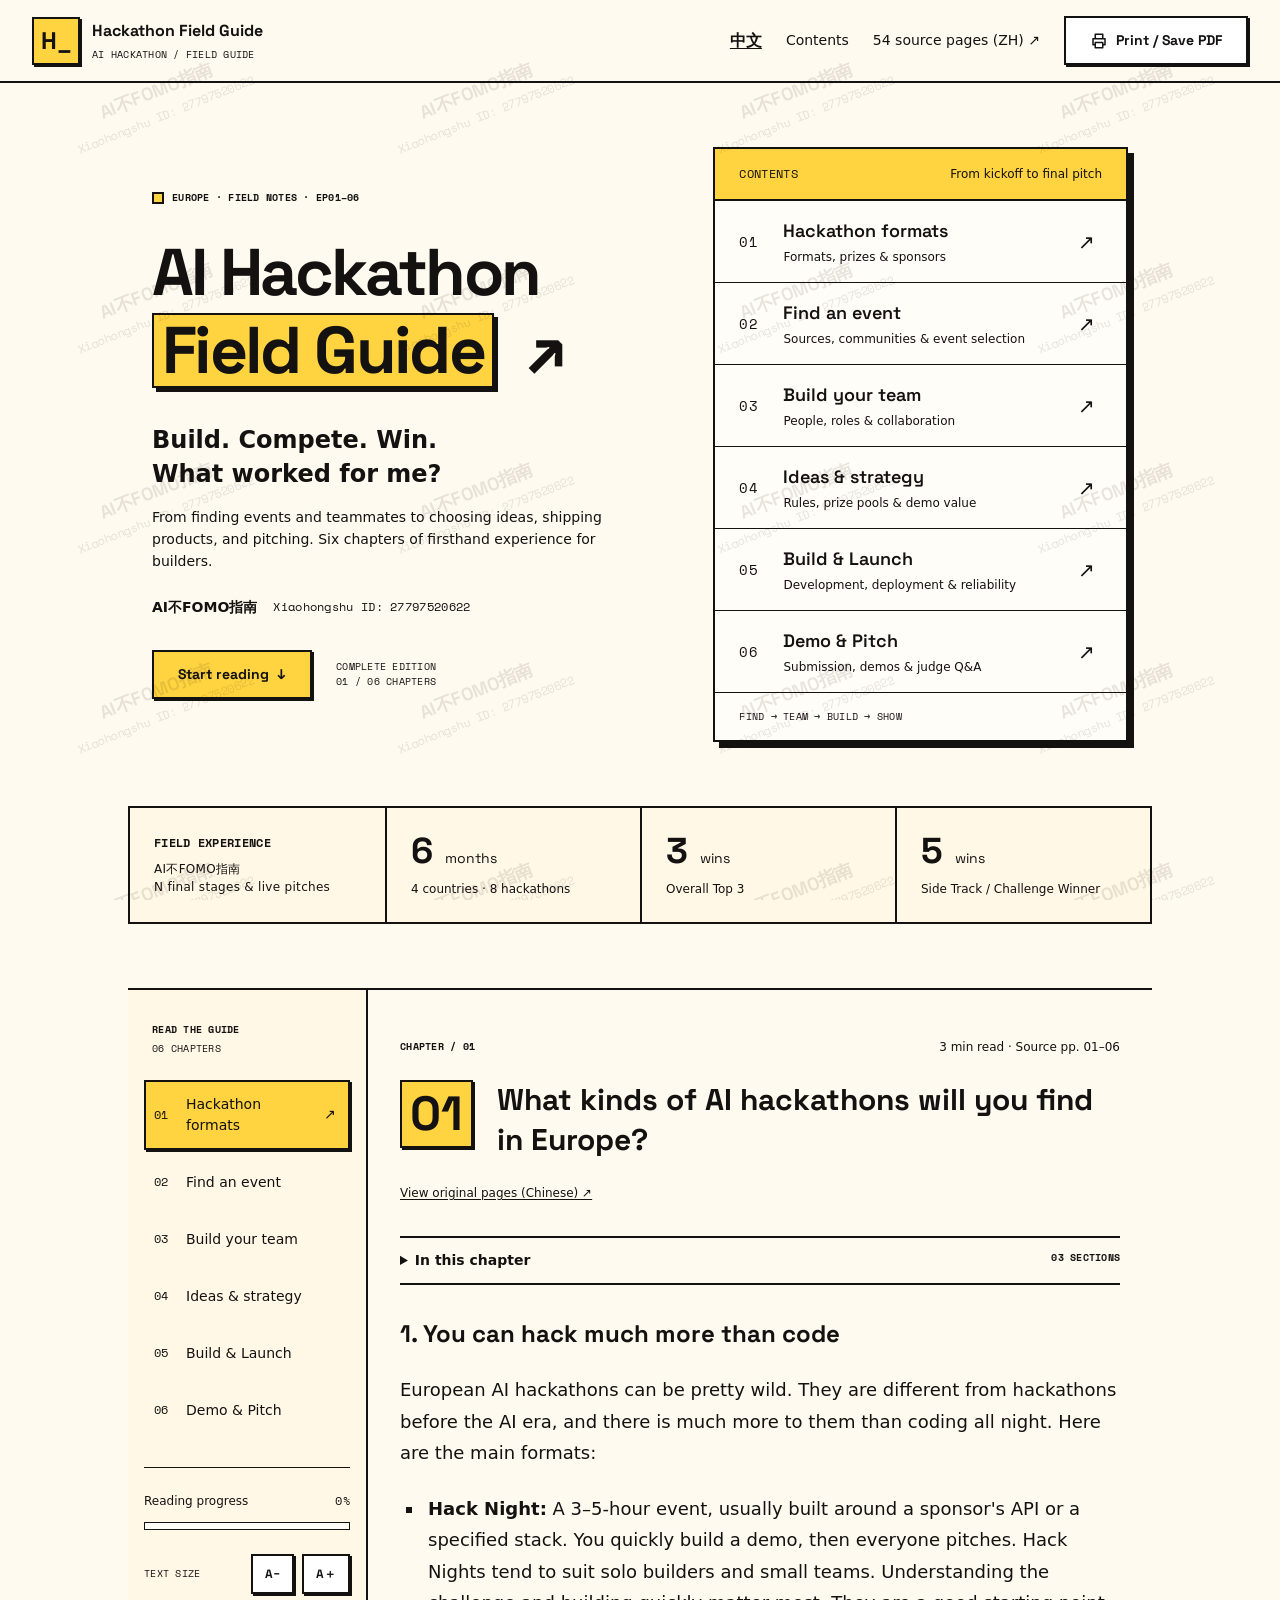
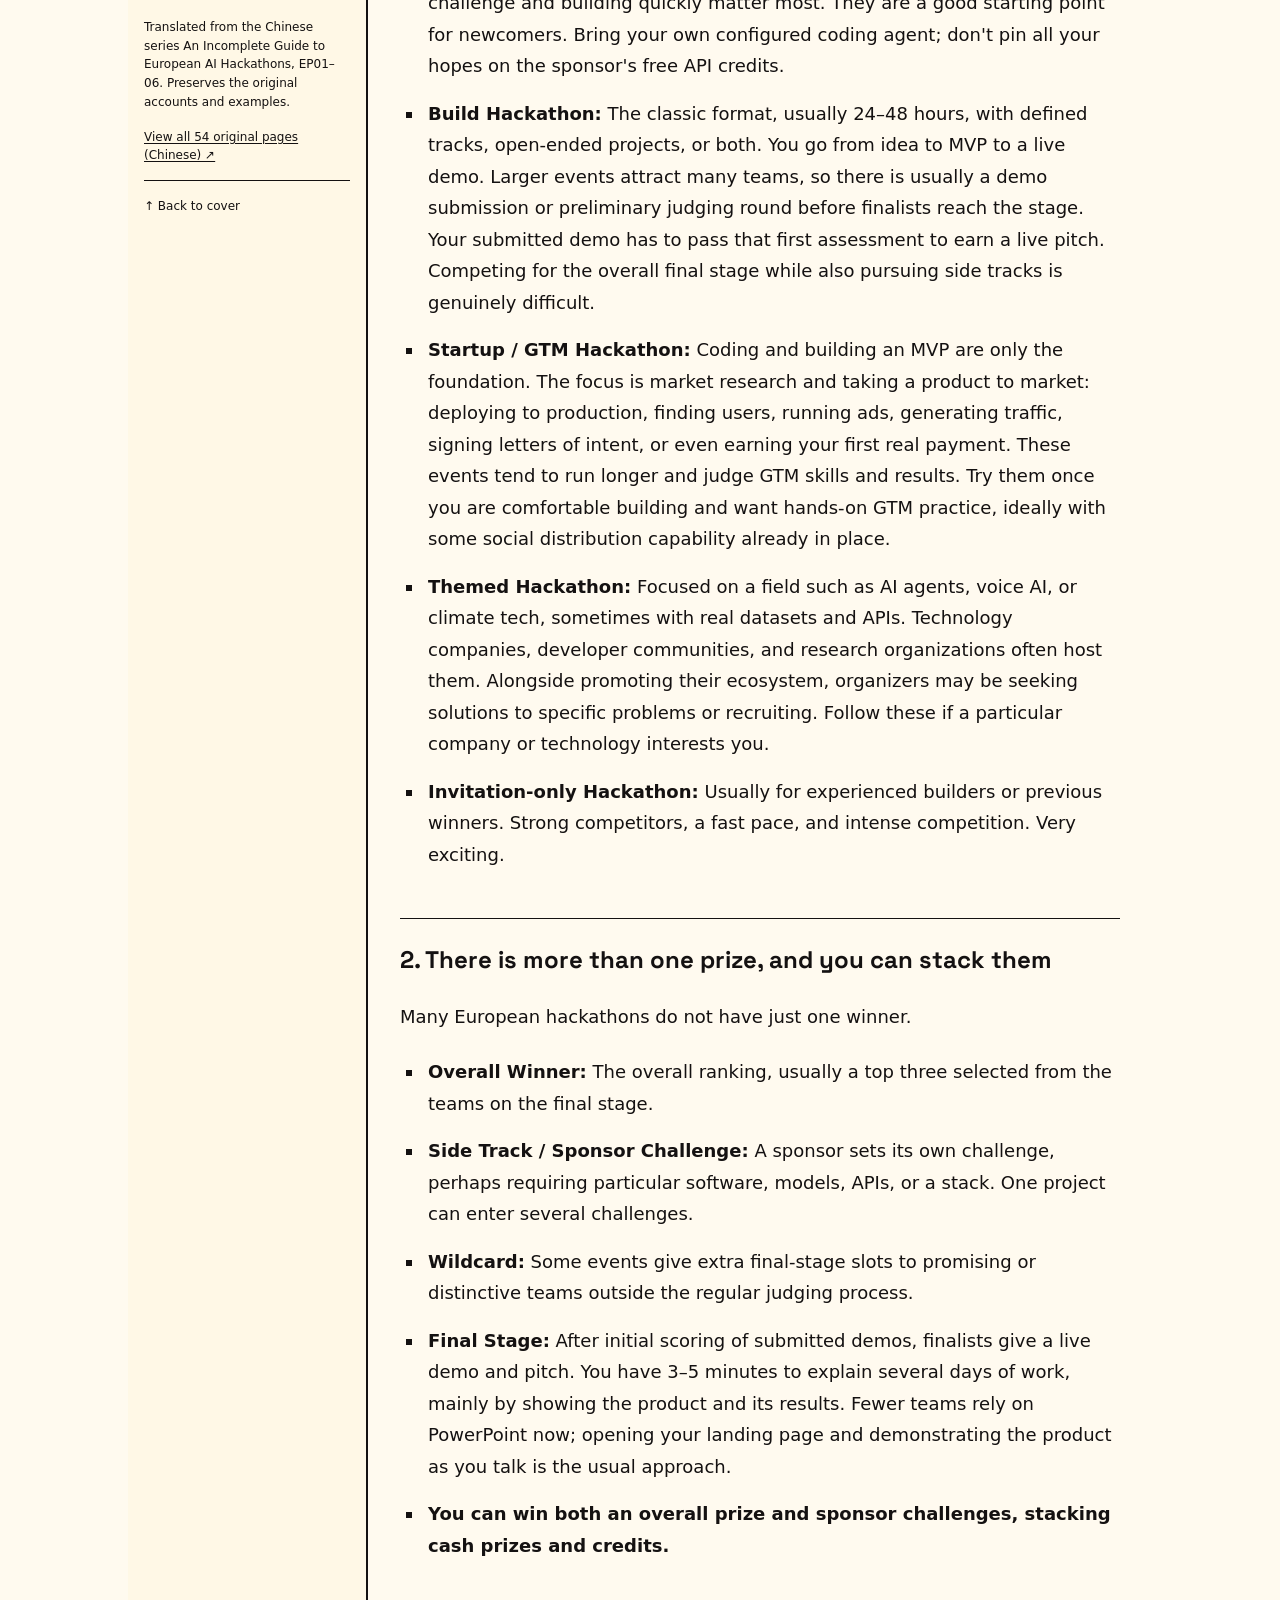
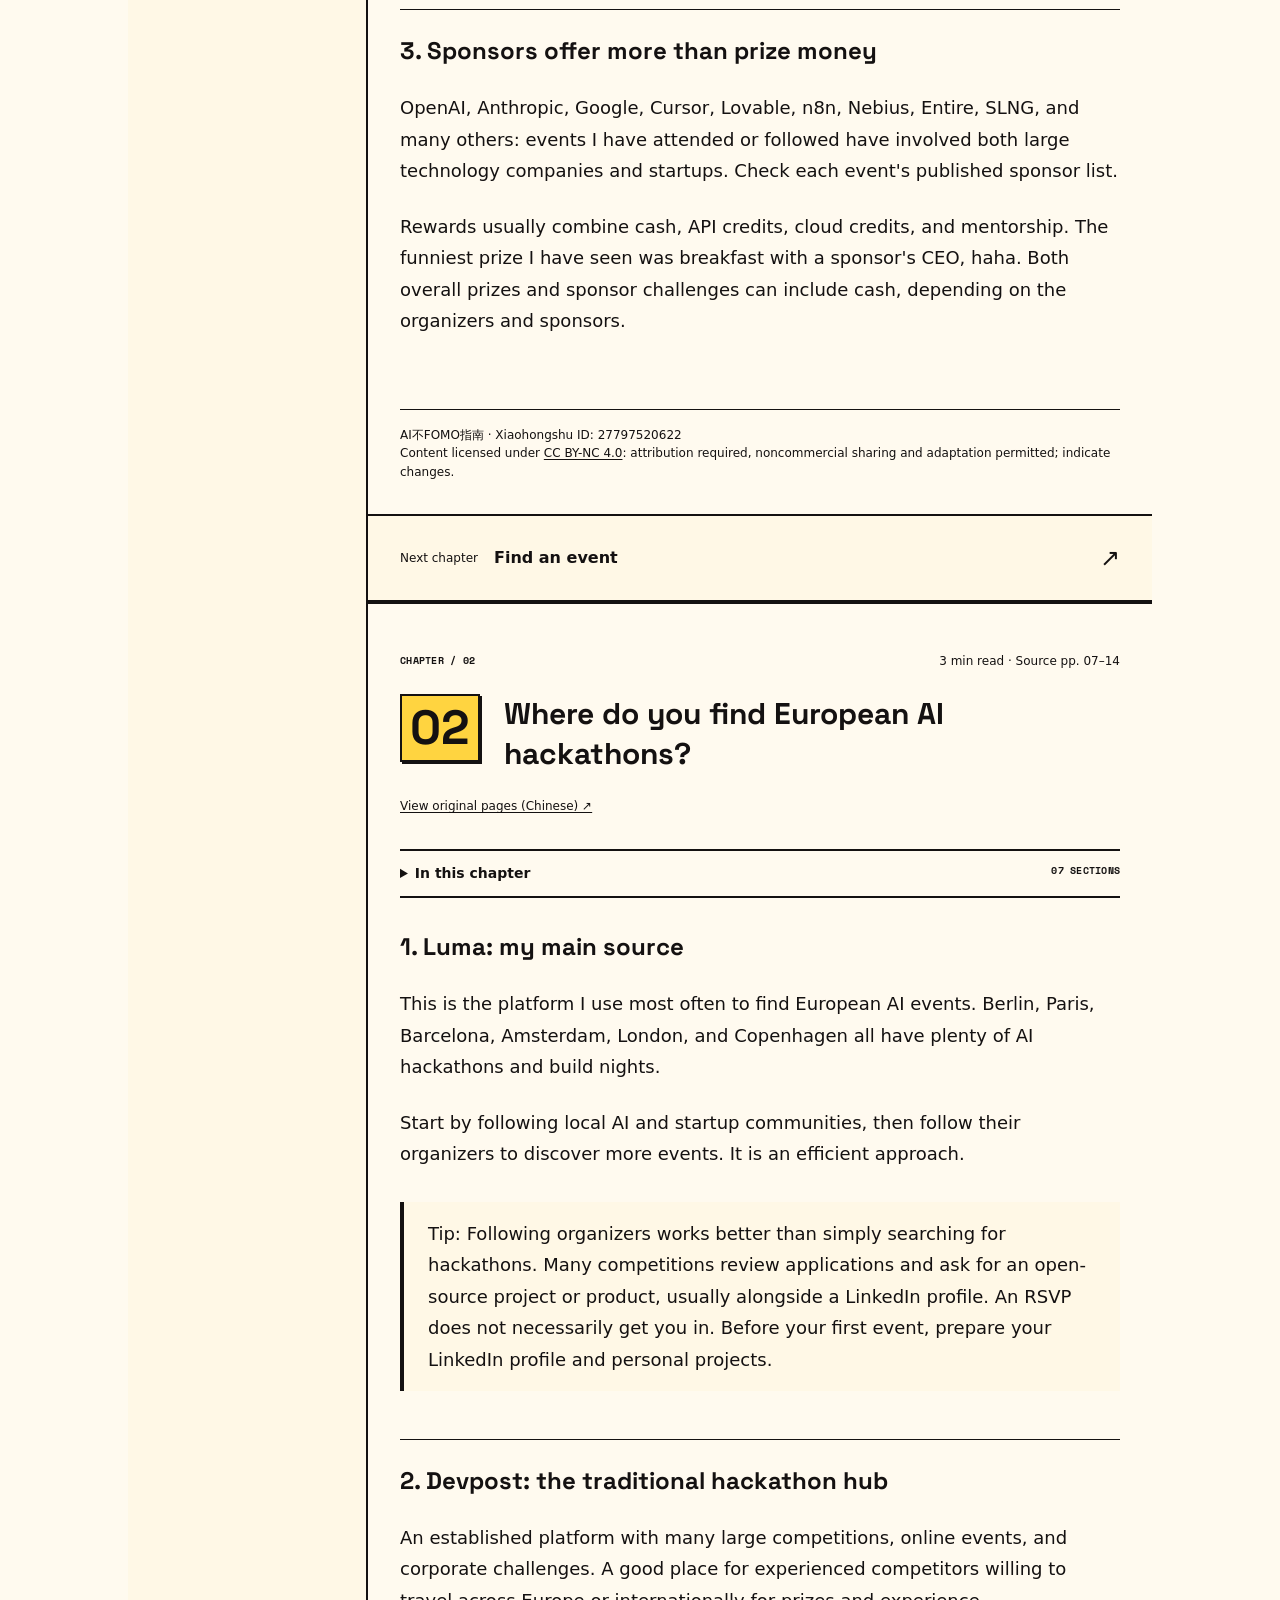
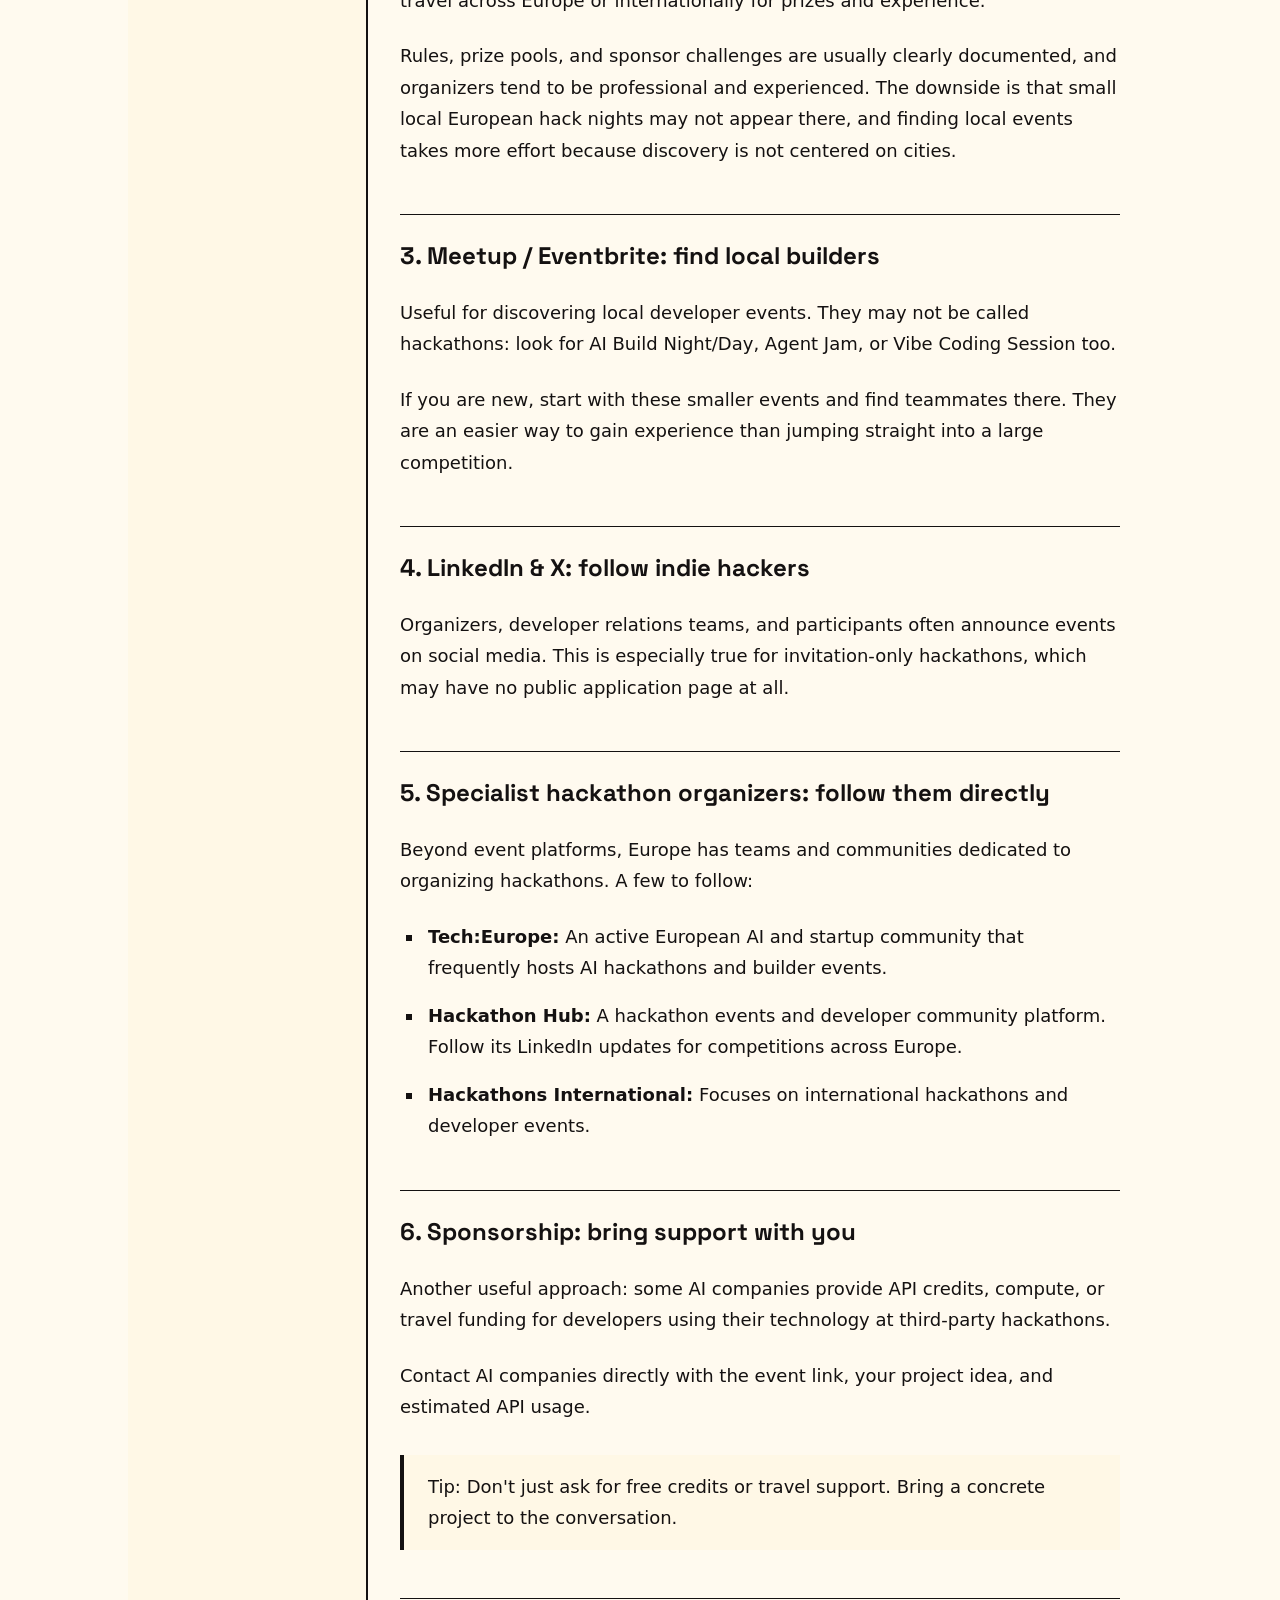
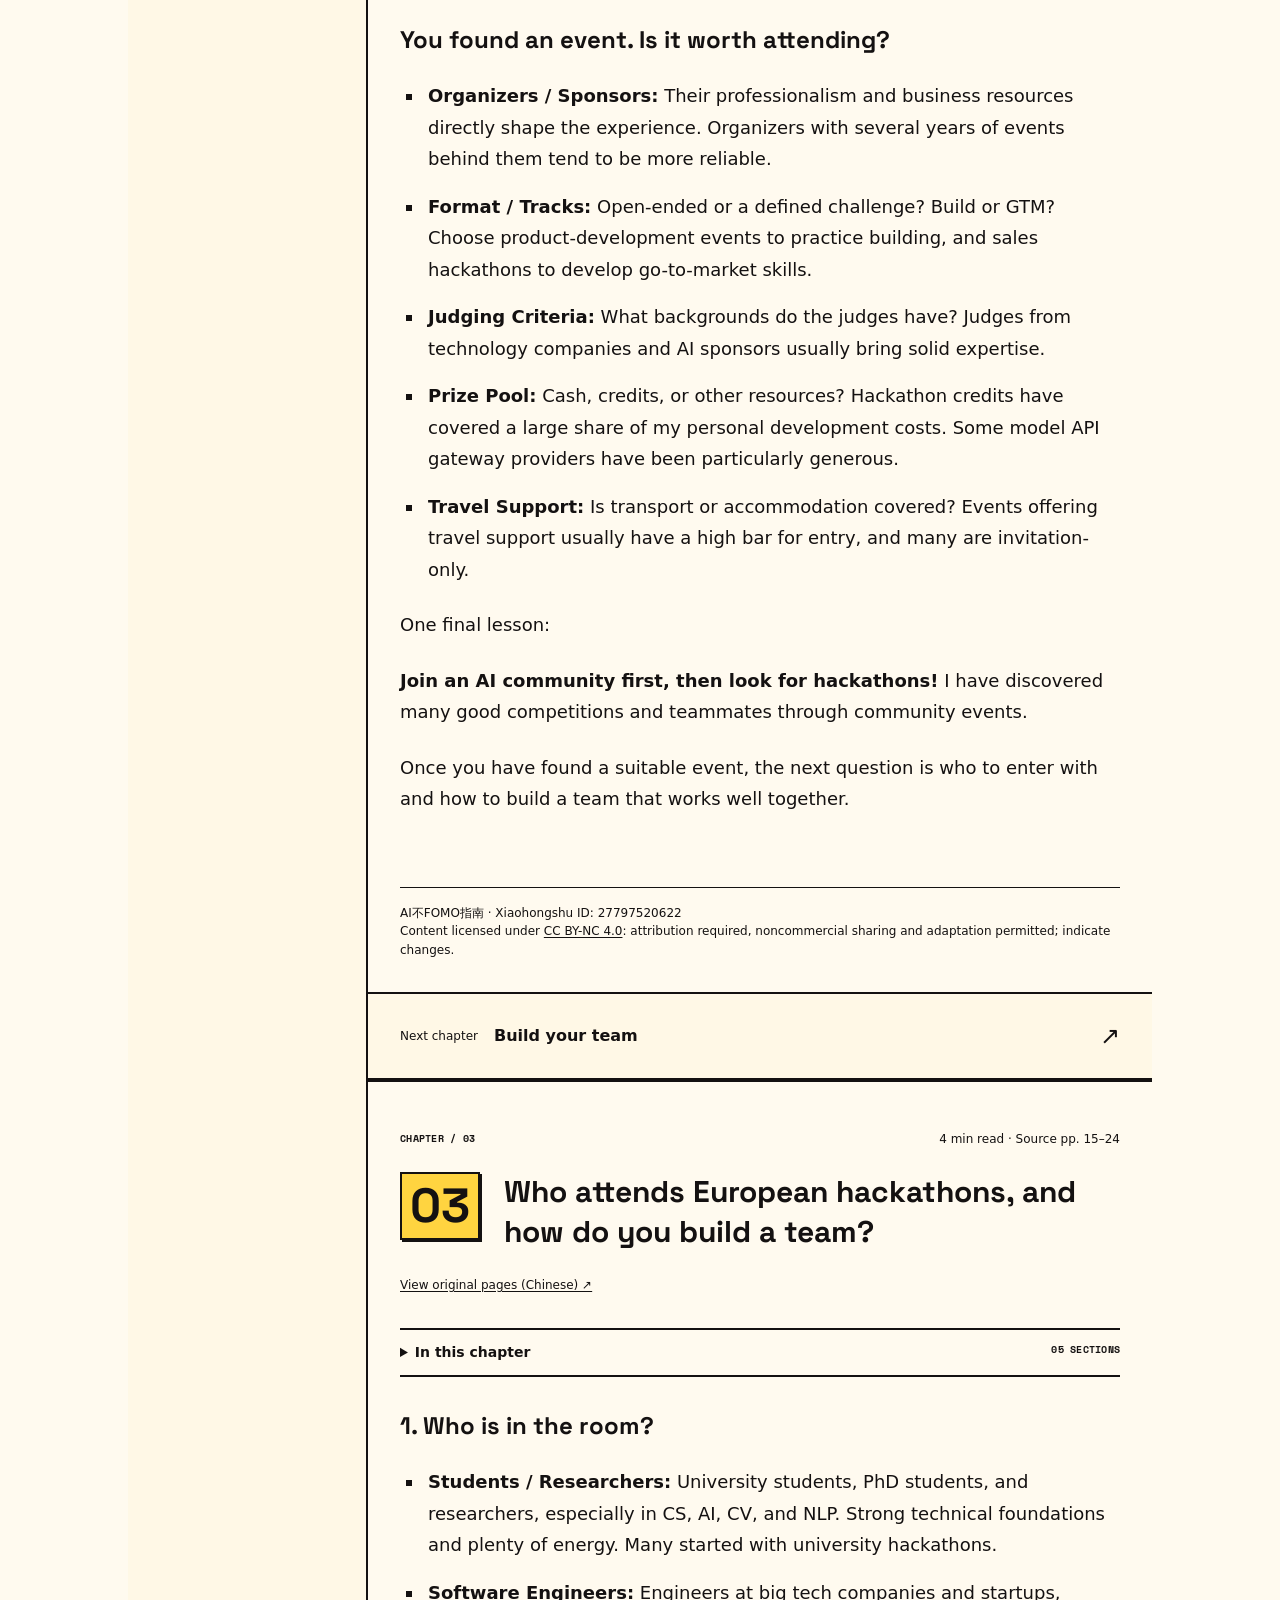
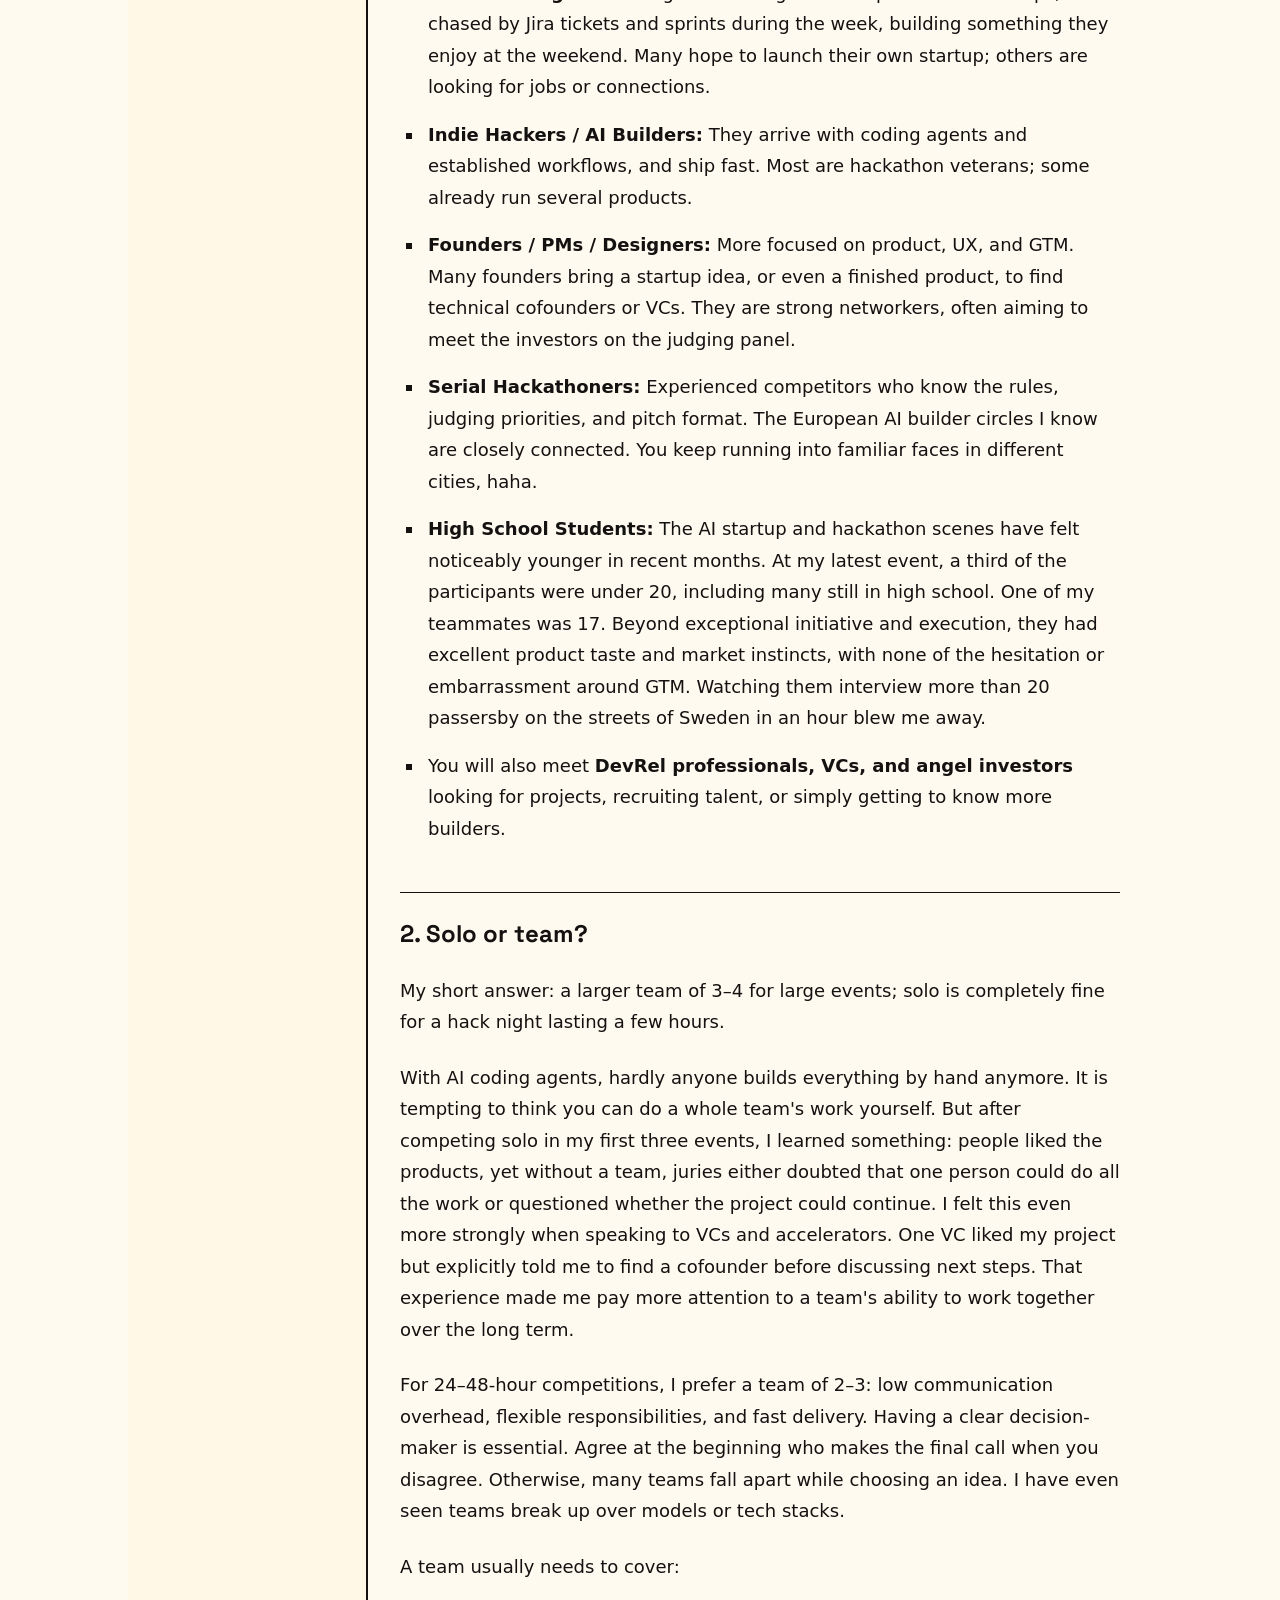
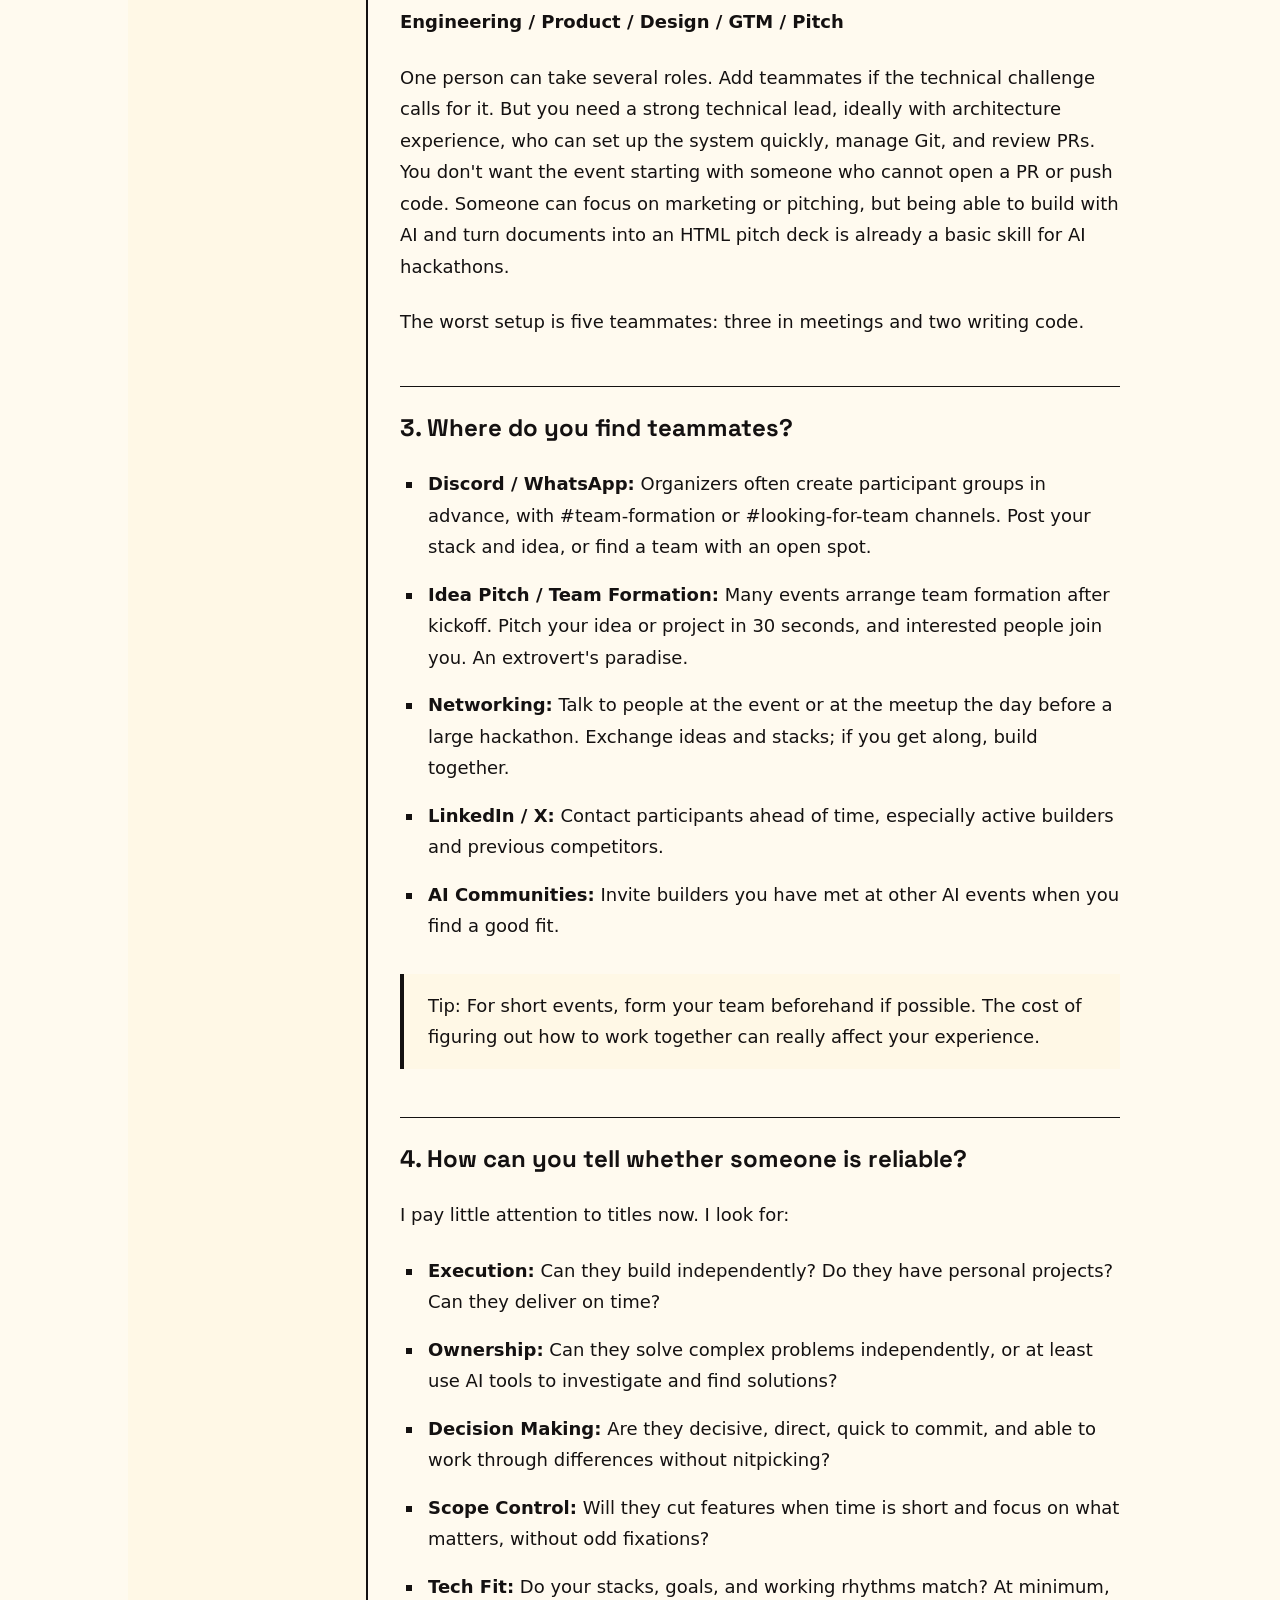
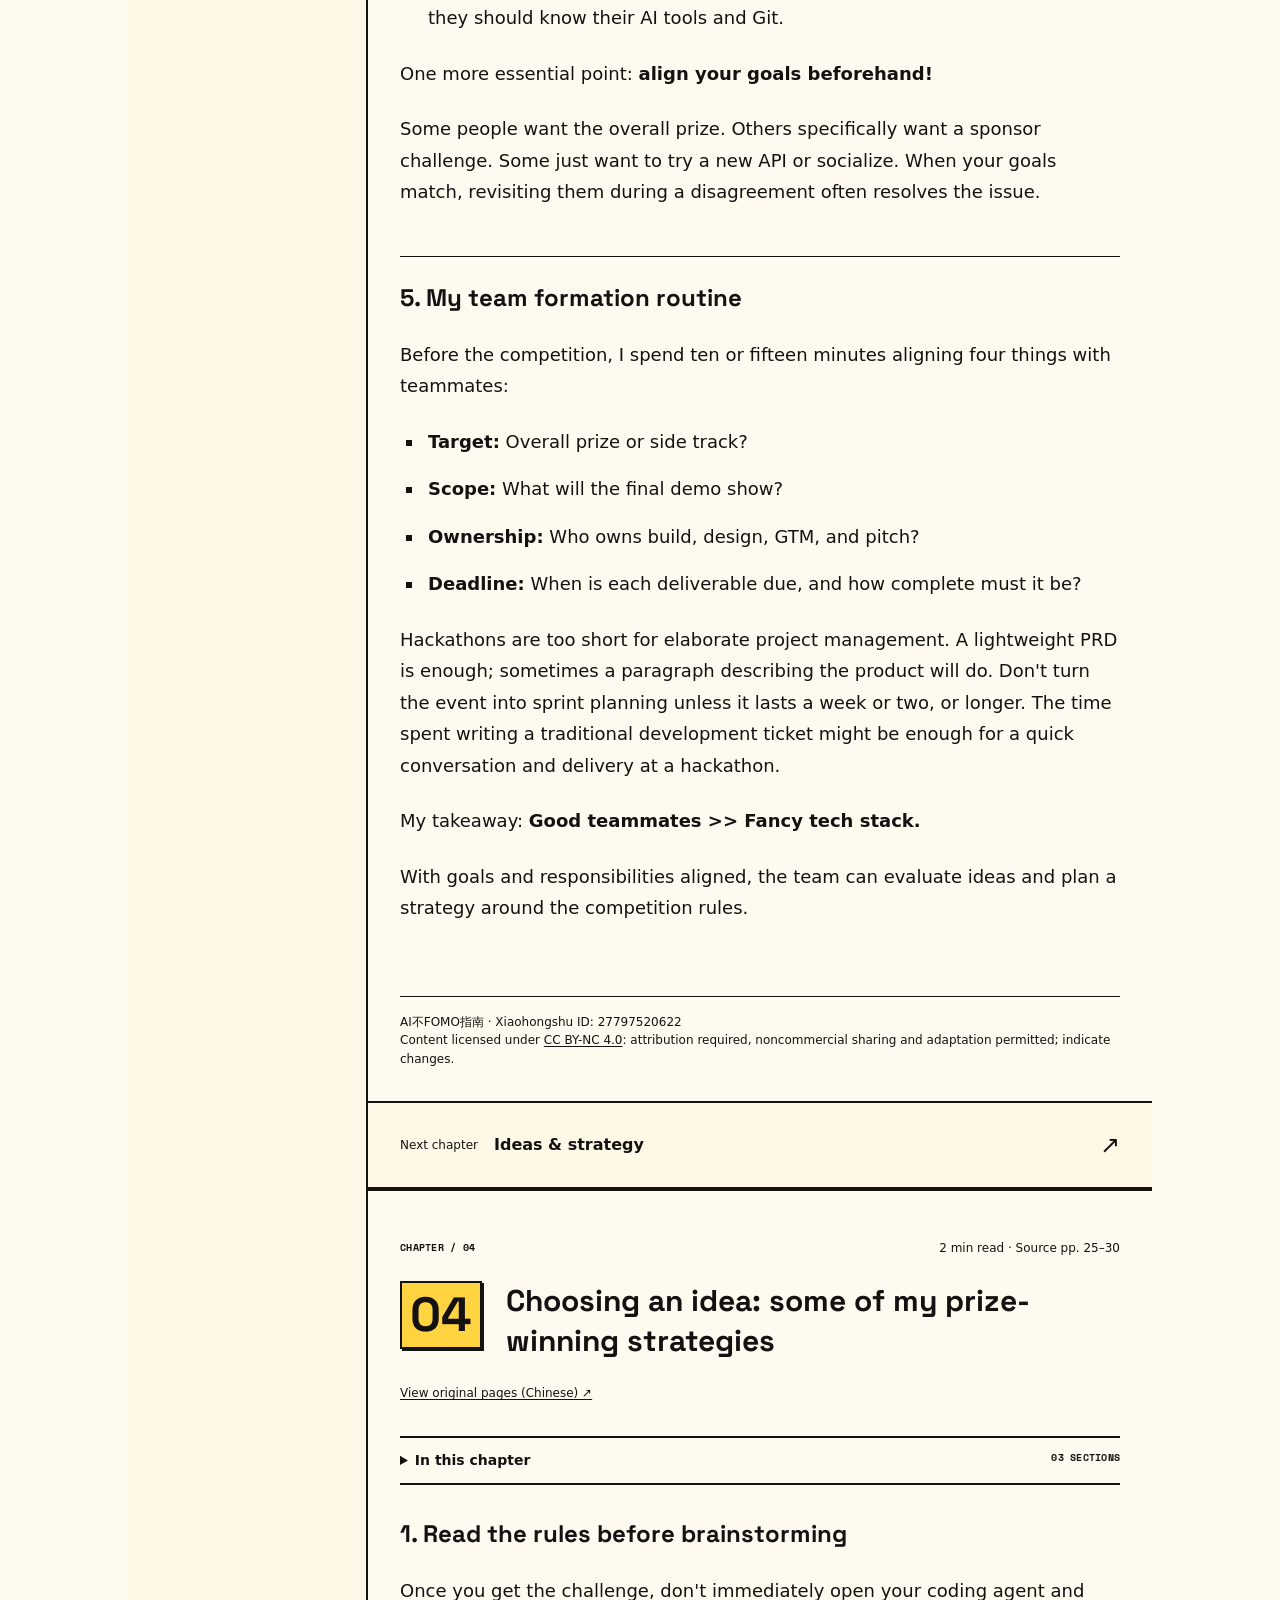
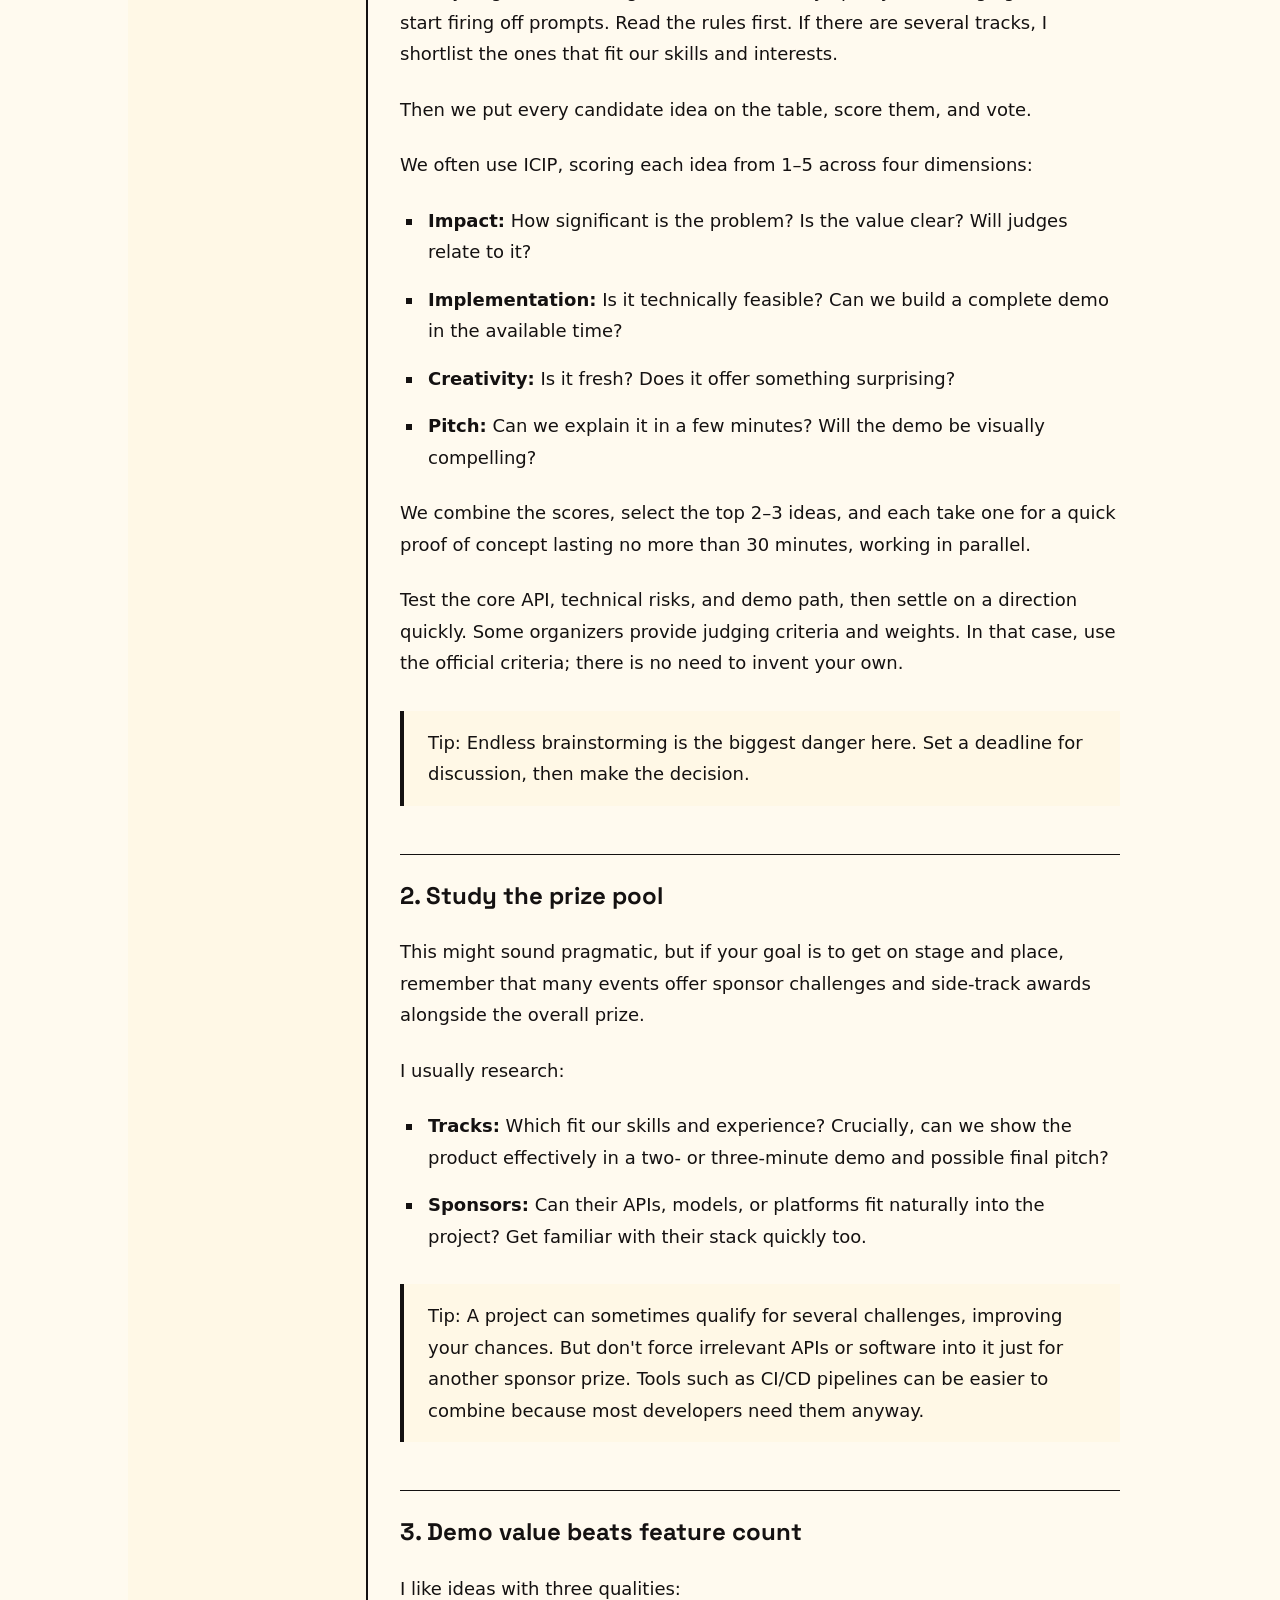
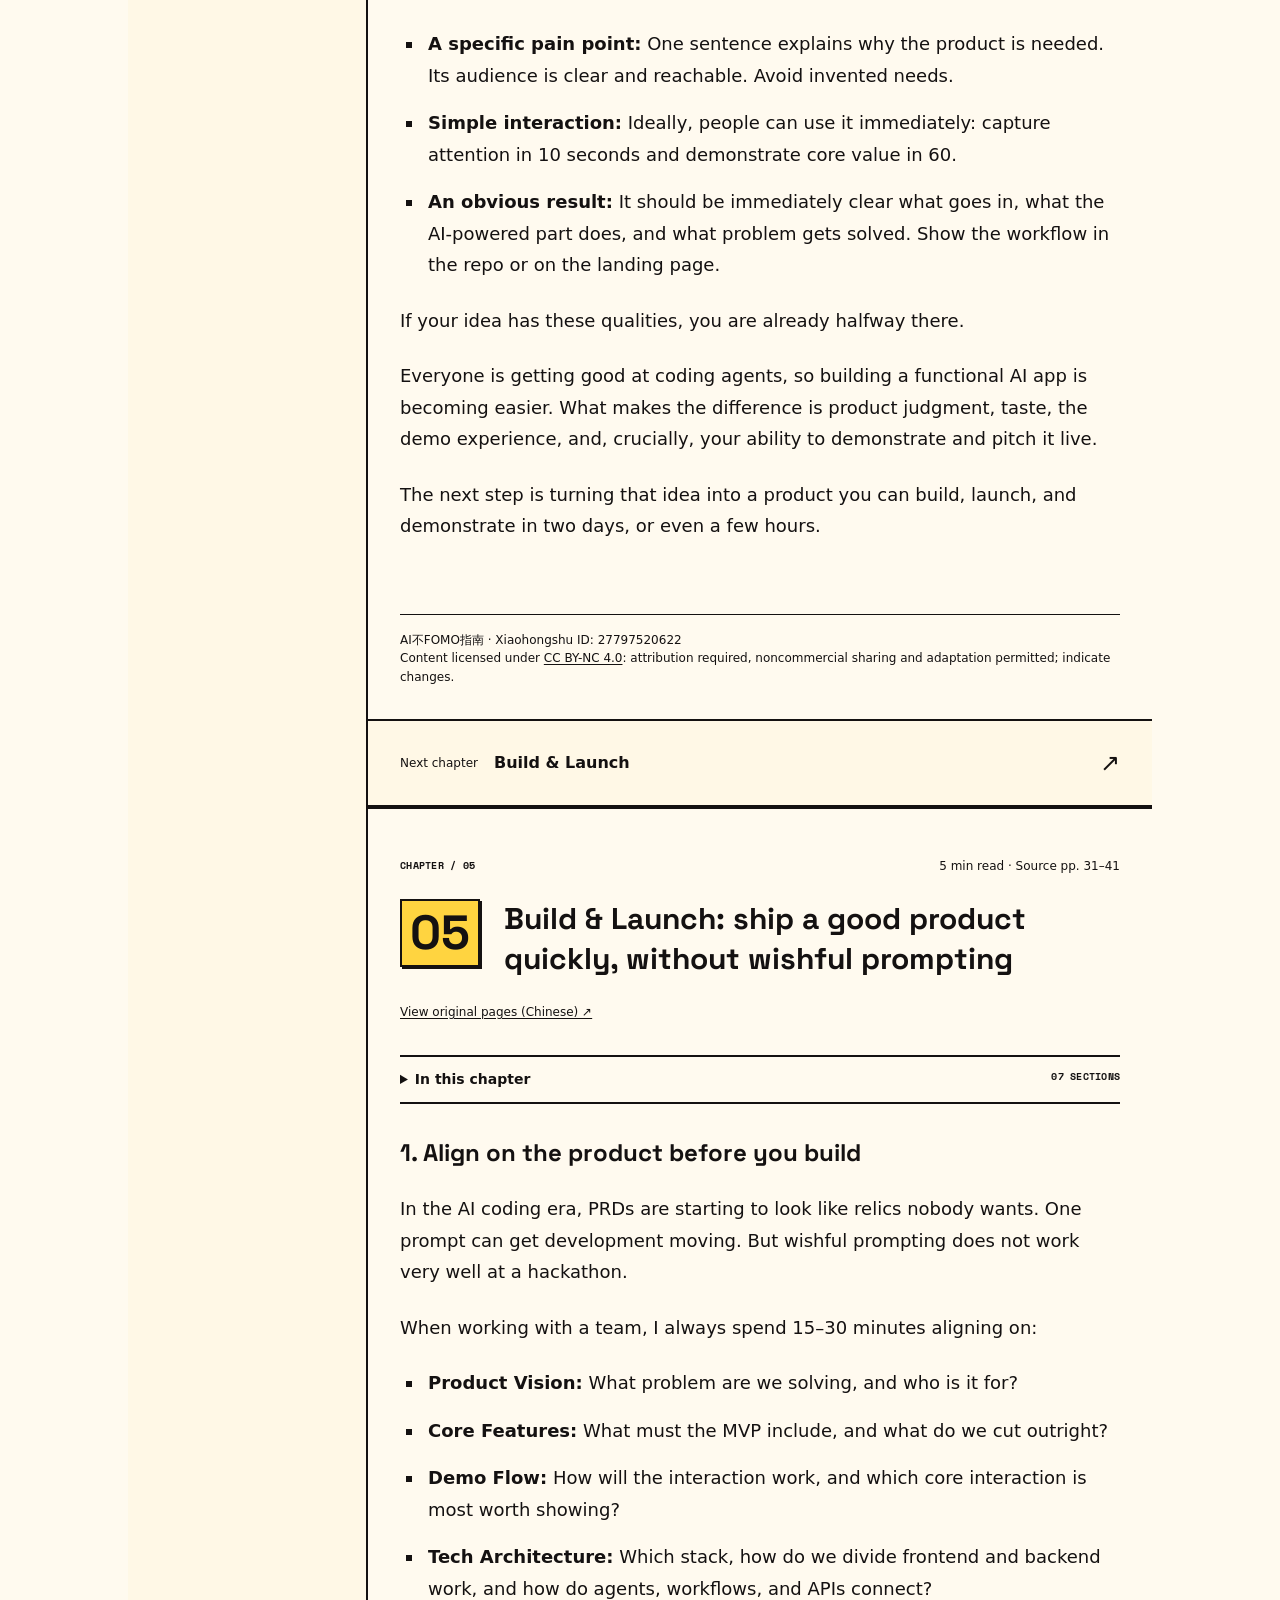
<file: en.html>
<!doctype html>
<html lang="en"><head><meta charset="utf-8"><meta name="viewport" content="width=device-width,initial-scale=1"><meta name="description" content="A complete six-chapter guide to European AI hackathons: events, teams, ideas, building, launching, and pitching."><title>AI Hackathon Field Guide</title><link rel="stylesheet" href="assets/fonts.css"><link rel="stylesheet" href="assets/hardstock.css"><link rel="stylesheet" href="assets/site.css?v=3"><script defer src="assets/site.en.js?v=4"></script></head>
<body data-hs-theme="paper-yellow" id="top"><div class="watermark-layer" aria-hidden="true" inert><span class="watermark-tile"><strong>AI不FOMO指南</strong><span>Xiaohongshu ID: 27797520622</span></span><span class="watermark-tile"><strong>AI不FOMO指南</strong><span>Xiaohongshu ID: 27797520622</span></span><span class="watermark-tile"><strong>AI不FOMO指南</strong><span>Xiaohongshu ID: 27797520622</span></span><span class="watermark-tile"><strong>AI不FOMO指南</strong><span>Xiaohongshu ID: 27797520622</span></span><span class="watermark-tile"><strong>AI不FOMO指南</strong><span>Xiaohongshu ID: 27797520622</span></span><span class="watermark-tile"><strong>AI不FOMO指南</strong><span>Xiaohongshu ID: 27797520622</span></span><span class="watermark-tile"><strong>AI不FOMO指南</strong><span>Xiaohongshu ID: 27797520622</span></span><span class="watermark-tile"><strong>AI不FOMO指南</strong><span>Xiaohongshu ID: 27797520622</span></span><span class="watermark-tile"><strong>AI不FOMO指南</strong><span>Xiaohongshu ID: 27797520622</span></span><span class="watermark-tile"><strong>AI不FOMO指南</strong><span>Xiaohongshu ID: 27797520622</span></span><span class="watermark-tile"><strong>AI不FOMO指南</strong><span>Xiaohongshu ID: 27797520622</span></span><span class="watermark-tile"><strong>AI不FOMO指南</strong><span>Xiaohongshu ID: 27797520622</span></span><span class="watermark-tile"><strong>AI不FOMO指南</strong><span>Xiaohongshu ID: 27797520622</span></span><span class="watermark-tile"><strong>AI不FOMO指南</strong><span>Xiaohongshu ID: 27797520622</span></span><span class="watermark-tile"><strong>AI不FOMO指南</strong><span>Xiaohongshu ID: 27797520622</span></span><span class="watermark-tile"><strong>AI不FOMO指南</strong><span>Xiaohongshu ID: 27797520622</span></span><span class="watermark-tile"><strong>AI不FOMO指南</strong><span>Xiaohongshu ID: 27797520622</span></span><span class="watermark-tile"><strong>AI不FOMO指南</strong><span>Xiaohongshu ID: 27797520622</span></span><span class="watermark-tile"><strong>AI不FOMO指南</strong><span>Xiaohongshu ID: 27797520622</span></span><span class="watermark-tile"><strong>AI不FOMO指南</strong><span>Xiaohongshu ID: 27797520622</span></span><span class="watermark-tile"><strong>AI不FOMO指南</strong><span>Xiaohongshu ID: 27797520622</span></span><span class="watermark-tile"><strong>AI不FOMO指南</strong><span>Xiaohongshu ID: 27797520622</span></span><span class="watermark-tile"><strong>AI不FOMO指南</strong><span>Xiaohongshu ID: 27797520622</span></span><span class="watermark-tile"><strong>AI不FOMO指南</strong><span>Xiaohongshu ID: 27797520622</span></span><span class="watermark-tile"><strong>AI不FOMO指南</strong><span>Xiaohongshu ID: 27797520622</span></span><span class="watermark-tile"><strong>AI不FOMO指南</strong><span>Xiaohongshu ID: 27797520622</span></span><span class="watermark-tile"><strong>AI不FOMO指南</strong><span>Xiaohongshu ID: 27797520622</span></span><span class="watermark-tile"><strong>AI不FOMO指南</strong><span>Xiaohongshu ID: 27797520622</span></span><span class="watermark-tile"><strong>AI不FOMO指南</strong><span>Xiaohongshu ID: 27797520622</span></span><span class="watermark-tile"><strong>AI不FOMO指南</strong><span>Xiaohongshu ID: 27797520622</span></span><span class="watermark-tile"><strong>AI不FOMO指南</strong><span>Xiaohongshu ID: 27797520622</span></span><span class="watermark-tile"><strong>AI不FOMO指南</strong><span>Xiaohongshu ID: 27797520622</span></span><span class="watermark-tile"><strong>AI不FOMO指南</strong><span>Xiaohongshu ID: 27797520622</span></span><span class="watermark-tile"><strong>AI不FOMO指南</strong><span>Xiaohongshu ID: 27797520622</span></span><span class="watermark-tile"><strong>AI不FOMO指南</strong><span>Xiaohongshu ID: 27797520622</span></span><span class="watermark-tile"><strong>AI不FOMO指南</strong><span>Xiaohongshu ID: 27797520622</span></span><span class="watermark-tile"><strong>AI不FOMO指南</strong><span>Xiaohongshu ID: 27797520622</span></span><span class="watermark-tile"><strong>AI不FOMO指南</strong><span>Xiaohongshu ID: 27797520622</span></span><span class="watermark-tile"><strong>AI不FOMO指南</strong><span>Xiaohongshu ID: 27797520622</span></span><span class="watermark-tile"><strong>AI不FOMO指南</strong><span>Xiaohongshu ID: 27797520622</span></span><span class="watermark-tile"><strong>AI不FOMO指南</strong><span>Xiaohongshu ID: 27797520622</span></span><span class="watermark-tile"><strong>AI不FOMO指南</strong><span>Xiaohongshu ID: 27797520622</span></span><span class="watermark-tile"><strong>AI不FOMO指南</strong><span>Xiaohongshu ID: 27797520622</span></span><span class="watermark-tile"><strong>AI不FOMO指南</strong><span>Xiaohongshu ID: 27797520622</span></span><span class="watermark-tile"><strong>AI不FOMO指南</strong><span>Xiaohongshu ID: 27797520622</span></span><span class="watermark-tile"><strong>AI不FOMO指南</strong><span>Xiaohongshu ID: 27797520622</span></span><span class="watermark-tile"><strong>AI不FOMO指南</strong><span>Xiaohongshu ID: 27797520622</span></span><span class="watermark-tile"><strong>AI不FOMO指南</strong><span>Xiaohongshu ID: 27797520622</span></span><span class="watermark-tile"><strong>AI不FOMO指南</strong><span>Xiaohongshu ID: 27797520622</span></span><span class="watermark-tile"><strong>AI不FOMO指南</strong><span>Xiaohongshu ID: 27797520622</span></span><span class="watermark-tile"><strong>AI不FOMO指南</strong><span>Xiaohongshu ID: 27797520622</span></span><span class="watermark-tile"><strong>AI不FOMO指南</strong><span>Xiaohongshu ID: 27797520622</span></span><span class="watermark-tile"><strong>AI不FOMO指南</strong><span>Xiaohongshu ID: 27797520622</span></span><span class="watermark-tile"><strong>AI不FOMO指南</strong><span>Xiaohongshu ID: 27797520622</span></span><span class="watermark-tile"><strong>AI不FOMO指南</strong><span>Xiaohongshu ID: 27797520622</span></span><span class="watermark-tile"><strong>AI不FOMO指南</strong><span>Xiaohongshu ID: 27797520622</span></span><span class="watermark-tile"><strong>AI不FOMO指南</strong><span>Xiaohongshu ID: 27797520622</span></span><span class="watermark-tile"><strong>AI不FOMO指南</strong><span>Xiaohongshu ID: 27797520622</span></span><span class="watermark-tile"><strong>AI不FOMO指南</strong><span>Xiaohongshu ID: 27797520622</span></span><span class="watermark-tile"><strong>AI不FOMO指南</strong><span>Xiaohongshu ID: 27797520622</span></span><span class="watermark-tile"><strong>AI不FOMO指南</strong><span>Xiaohongshu ID: 27797520622</span></span><span class="watermark-tile"><strong>AI不FOMO指南</strong><span>Xiaohongshu ID: 27797520622</span></span><span class="watermark-tile"><strong>AI不FOMO指南</strong><span>Xiaohongshu ID: 27797520622</span></span><span class="watermark-tile"><strong>AI不FOMO指南</strong><span>Xiaohongshu ID: 27797520622</span></span><span class="watermark-tile"><strong>AI不FOMO指南</strong><span>Xiaohongshu ID: 27797520622</span></span><span class="watermark-tile"><strong>AI不FOMO指南</strong><span>Xiaohongshu ID: 27797520622</span></span><span class="watermark-tile"><strong>AI不FOMO指南</strong><span>Xiaohongshu ID: 27797520622</span></span><span class="watermark-tile"><strong>AI不FOMO指南</strong><span>Xiaohongshu ID: 27797520622</span></span><span class="watermark-tile"><strong>AI不FOMO指南</strong><span>Xiaohongshu ID: 27797520622</span></span><span class="watermark-tile"><strong>AI不FOMO指南</strong><span>Xiaohongshu ID: 27797520622</span></span><span class="watermark-tile"><strong>AI不FOMO指南</strong><span>Xiaohongshu ID: 27797520622</span></span><span class="watermark-tile"><strong>AI不FOMO指南</strong><span>Xiaohongshu ID: 27797520622</span></span><span class="watermark-tile"><strong>AI不FOMO指南</strong><span>Xiaohongshu ID: 27797520622</span></span><span class="watermark-tile"><strong>AI不FOMO指南</strong><span>Xiaohongshu ID: 27797520622</span></span><span class="watermark-tile"><strong>AI不FOMO指南</strong><span>Xiaohongshu ID: 27797520622</span></span><span class="watermark-tile"><strong>AI不FOMO指南</strong><span>Xiaohongshu ID: 27797520622</span></span><span class="watermark-tile"><strong>AI不FOMO指南</strong><span>Xiaohongshu ID: 27797520622</span></span><span class="watermark-tile"><strong>AI不FOMO指南</strong><span>Xiaohongshu ID: 27797520622</span></span><span class="watermark-tile"><strong>AI不FOMO指南</strong><span>Xiaohongshu ID: 27797520622</span></span><span class="watermark-tile"><strong>AI不FOMO指南</strong><span>Xiaohongshu ID: 27797520622</span></span></div><a class="skip-link hs-btn" href="#reading">Skip to content</a>
<header class="site-header"><a class="brand" href="#top" aria-label="AI Hackathon Field Guide home"><span class="brand-mark" aria-hidden="true">H<span>_</span></span><span>Hackathon Field Guide<small class="mono">AI HACKATHON / FIELD GUIDE</small></span></a><div class="header-actions"><a class="language-link" href="index.html" lang="zh-CN">中文</a><a class="desktop-link" href="#contents">Contents</a><a class="desktop-link" href="source.html" target="_blank">54 source pages (ZH) ↗</a><button class="hs-btn print-button" type="button"><svg width="18" height="18" viewBox="0 0 24 24" fill="none" stroke="currentColor" stroke-width="2" aria-hidden="true"><path d="M7 8V3h10v5M7 17H4V9h16v8h-3M7 14h10v7H7z"/></svg><span>Print / Save PDF</span></button></div></header>
<main><section class="hero" aria-labelledby="book-title"><div class="hero-copy"><p class="eyebrow mono"><span class="edition-square" aria-hidden="true"></span> EUROPE · FIELD NOTES · EP01–06</p><h1 id="book-title">AI Hackathon<br><mark>Field Guide</mark><span class="title-arrow" aria-hidden="true">↗</span></h1><p class="hero-subtitle">Build. Compete. Win.<br>What worked for me?</p><p class="hero-description">From finding events and teammates to choosing ideas, shipping products, and pitching. Six chapters of firsthand experience for builders.</p><p class="author-line"><strong>AI不FOMO指南</strong><span class="mono">Xiaohongshu ID: 27797520622</span></p><div class="hero-actions"><a class="hs-btn hs-btn--primary" href="#chapter-1">Start reading <span aria-hidden="true">↓</span></a><a class="resume-link" id="resume-link" href="#chapter-1" hidden>Resume reading ↗</a><span class="mono edition-note">COMPLETE EDITION<br>01 / 06 CHAPTERS</span></div></div>
<nav class="hero-index" id="contents" aria-label="Guide contents"><div class="index-head"><span class="mono">CONTENTS</span><span>From kickoff to final pitch</span></div><a href="#chapter-1" class="index-row"><span class="index-no mono">01</span><span><strong>Hackathon formats</strong><small>Formats, prizes & sponsors</small></span><span class="index-arrow" aria-hidden="true">↗</span></a><a href="#chapter-2" class="index-row"><span class="index-no mono">02</span><span><strong>Find an event</strong><small>Sources, communities & event selection</small></span><span class="index-arrow" aria-hidden="true">↗</span></a><a href="#chapter-3" class="index-row"><span class="index-no mono">03</span><span><strong>Build your team</strong><small>People, roles & collaboration</small></span><span class="index-arrow" aria-hidden="true">↗</span></a><a href="#chapter-4" class="index-row"><span class="index-no mono">04</span><span><strong>Ideas & strategy</strong><small>Rules, prize pools & demo value</small></span><span class="index-arrow" aria-hidden="true">↗</span></a><a href="#chapter-5" class="index-row"><span class="index-no mono">05</span><span><strong>Build & Launch</strong><small>Development, deployment & reliability</small></span><span class="index-arrow" aria-hidden="true">↗</span></a><a href="#chapter-6" class="index-row"><span class="index-no mono">06</span><span><strong>Demo & Pitch</strong><small>Submission, demos & judge Q&A</small></span><span class="index-arrow" aria-hidden="true">↗</span></a><div class="index-foot mono">FIND → TEAM → BUILD → SHOW</div></nav></section>
<section class="record-strip" aria-label="Author competition record"><div class="record-label mono">FIELD EXPERIENCE<span>AI不FOMO指南<br>N final stages &amp; live pitches</span></div><div><strong>6<span> months</span></strong><small>4 countries · 8 hackathons</small></div><div><strong>3<span> wins</span></strong><small>Overall Top 3</small></div><div><strong>5<span> wins</span></strong><small>Side Track / Challenge Winner</small></div></section>
<div class="mobile-bar"><button class="hs-btn hs-btn--sm" id="mobile-menu" aria-expanded="false" aria-controls="sidebar">Chapters <span aria-hidden="true">≡</span></button><span id="mobile-current">01 / Hackathon formats</span><span id="mobile-progress" class="mono">0%</span></div>
<div class="reading-layout" id="reading"><aside class="sidebar" id="sidebar"><div class="sidebar-inner"><div class="sidebar-label mono">READ THE GUIDE <span>06 CHAPTERS</span></div><nav aria-label="Chapters"><a class="toc-link" href="#chapter-1" data-chapter="1"><span class="mono">01</span><span>Hackathon formats</span><span aria-hidden="true">↗</span></a><a class="toc-link" href="#chapter-2" data-chapter="2"><span class="mono">02</span><span>Find an event</span><span aria-hidden="true">↗</span></a><a class="toc-link" href="#chapter-3" data-chapter="3"><span class="mono">03</span><span>Build your team</span><span aria-hidden="true">↗</span></a><a class="toc-link" href="#chapter-4" data-chapter="4"><span class="mono">04</span><span>Ideas & strategy</span><span aria-hidden="true">↗</span></a><a class="toc-link" href="#chapter-5" data-chapter="5"><span class="mono">05</span><span>Build & Launch</span><span aria-hidden="true">↗</span></a><a class="toc-link" href="#chapter-6" data-chapter="6"><span class="mono">06</span><span>Demo & Pitch</span><span aria-hidden="true">↗</span></a></nav><div class="reading-progress"><div><span>Reading progress</span><span id="progress-value" class="mono">0%</span></div><progress id="progress" value="0" max="100" aria-label="Overall reading progress">0%</progress></div><div class="reader-tools"><span class="mono">TEXT SIZE</span><button class="hs-btn hs-btn--sm" id="text-smaller" aria-label="Decrease text size">A−</button><button class="hs-btn hs-btn--sm" id="text-larger" aria-label="Increase text size">A＋</button></div><p class="source-note">Translated from the Chinese series An Incomplete Guide to European AI Hackathons, EP01–06. Preserves the original accounts and examples.</p><a class="sidebar-source" href="source.html" target="_blank">View all 54 original pages (Chinese) ↗</a><a class="back-top" href="#top">↑ Back to cover</a></div></aside><div class="chapters"><section class="chapter" id="chapter-1" aria-labelledby="title-1">
<header class="chapter-head"><div class="chapter-meta"><span class="mono">CHAPTER / 01</span><span>3 min read · Source pp. 01–06</span></div>
<div class="chapter-title"><span class="chapter-num" aria-hidden="true">01</span><h2 id="title-1">What kinds of AI hackathons will you find in Europe?</h2></div>
<a class="source-link" href="source.html#page-2" target="_blank" data-source="2">View original pages (Chinese) ↗</a></header>
<details class="chapter-outline"><summary>In this chapter <span class="mono">03 SECTIONS</span></summary><nav aria-label="Chapter 1 sections"><a href="#chapter-1-1">1. You can hack much more than code</a><a href="#chapter-1-2">2. There is more than one prize, and you can stack them</a><a href="#chapter-1-3">3. Sponsors offer more than prize money</a></nav></details>
<div class="prose"><h3 id="chapter-1-1" data-page="2">1. You can hack much more than code</h3><p data-page="2">European AI hackathons can be pretty wild. They are different from hackathons before the AI era, and there is much more to them than coding all night. Here are the main formats:</p><ul><li data-page="3"><strong>Hack Night:</strong> A 3–5-hour event, usually built around a sponsor&#x27;s API or a specified stack. You quickly build a demo, then everyone pitches. Hack Nights tend to suit solo builders and small teams. Understanding the challenge and building quickly matter most. They are a good starting point for newcomers. Bring your own configured coding agent; don&#x27;t pin all your hopes on the sponsor&#x27;s free API credits.</li><li data-page="3"><strong>Build Hackathon:</strong> The classic format, usually 24–48 hours, with defined tracks, open-ended projects, or both. You go from idea to MVP to a live demo. Larger events attract many teams, so there is usually a demo submission or preliminary judging round before finalists reach the stage. Your submitted demo has to pass that first assessment to earn a live pitch. Competing for the overall final stage while also pursuing side tracks is genuinely difficult.</li><li data-page="3"><strong>Startup / GTM Hackathon:</strong> Coding and building an MVP are only the foundation. The focus is market research and taking a product to market: deploying to production, finding users, running ads, generating traffic, signing letters of intent, or even earning your first real payment. These events tend to run longer and judge GTM skills and results. Try them once you are comfortable building and want hands-on GTM practice, ideally with some social distribution capability already in place.</li><li data-page="4"><strong>Themed Hackathon:</strong> Focused on a field such as AI agents, voice AI, or climate tech, sometimes with real datasets and APIs. Technology companies, developer communities, and research organizations often host them. Alongside promoting their ecosystem, organizers may be seeking solutions to specific problems or recruiting. Follow these if a particular company or technology interests you.</li><li data-page="4"><strong>Invitation-only Hackathon:</strong> Usually for experienced builders or previous winners. Strong competitors, a fast pace, and intense competition. Very exciting.</li></ul><h3 id="chapter-1-2" data-page="5">2. There is more than one prize, and you can stack them</h3><p data-page="5">Many European hackathons do not have just one winner.</p><ul><li data-page="5"><strong>Overall Winner:</strong> The overall ranking, usually a top three selected from the teams on the final stage.</li><li data-page="5"><strong>Side Track / Sponsor Challenge:</strong> A sponsor sets its own challenge, perhaps requiring particular software, models, APIs, or a stack. One project can enter several challenges.</li><li data-page="5"><strong>Wildcard:</strong> Some events give extra final-stage slots to promising or distinctive teams outside the regular judging process.</li><li data-page="5"><strong>Final Stage:</strong> After initial scoring of submitted demos, finalists give a live demo and pitch. You have 3–5 minutes to explain several days of work, mainly by showing the product and its results. Fewer teams rely on PowerPoint now; opening your landing page and demonstrating the product as you talk is the usual approach.</li><li data-page="6"><strong>You can win both an overall prize and sponsor challenges, stacking cash prizes and credits.</strong></li></ul><h3 id="chapter-1-3" data-page="6">3. Sponsors offer more than prize money</h3><p data-page="6">OpenAI, Anthropic, Google, Cursor, Lovable, n8n, Nebius, Entire, SLNG, and many others: events I have attended or followed have involved both large technology companies and startups. Check each event's published sponsor list.</p><p data-page="6">Rewards usually combine cash, API credits, cloud credits, and mentorship. The funniest prize I have seen was breakfast with a sponsor&#x27;s CEO, haha. Both overall prizes and sponsor challenges can include cash, depending on the organizers and sponsors.</p></div><p class="rights-notice">AI不FOMO指南 · Xiaohongshu ID: 27797520622<br>Content licensed under <a href="https://creativecommons.org/licenses/by-nc/4.0/" rel="license">CC BY-NC 4.0</a>: attribution required, noncommercial sharing and adaptation permitted; indicate changes.</p><a href="#chapter-2" class="next-link">Next chapter <strong>Find an event</strong><span aria-hidden="true">↗</span></a></section><section class="chapter" id="chapter-2" aria-labelledby="title-2">
<header class="chapter-head"><div class="chapter-meta"><span class="mono">CHAPTER / 02</span><span>3 min read · Source pp. 07–14</span></div>
<div class="chapter-title"><span class="chapter-num" aria-hidden="true">02</span><h2 id="title-2">Where do you find European AI hackathons?</h2></div>
<a class="source-link" href="source.html#page-8" target="_blank" data-source="8">View original pages (Chinese) ↗</a></header>
<details class="chapter-outline"><summary>In this chapter <span class="mono">07 SECTIONS</span></summary><nav aria-label="Chapter 2 sections"><a href="#chapter-2-1">1. Luma: my main source</a><a href="#chapter-2-2">2. Devpost: the traditional hackathon hub</a><a href="#chapter-2-3">3. Meetup / Eventbrite: find local builders</a><a href="#chapter-2-4">4. LinkedIn &amp; X: follow indie hackers</a><a href="#chapter-2-5">5. Specialist hackathon organizers: follow them directly</a><a href="#chapter-2-6">6. Sponsorship: bring support with you</a><a href="#chapter-2-7">You found an event. Is it worth attending?</a></nav></details>
<div class="prose"><h3 id="chapter-2-1" data-page="8">1. Luma: my main source</h3><p data-page="8">This is the platform I use most often to find European AI events. Berlin, Paris, Barcelona, Amsterdam, London, and Copenhagen all have plenty of AI hackathons and build nights.</p><p data-page="8">Start by following local AI and startup communities, then follow their organizers to discover more events. It is an efficient approach.</p><blockquote data-page="9"><p>Tip: Following organizers works better than simply searching for hackathons. Many competitions review applications and ask for an open-source project or product, usually alongside a LinkedIn profile. An RSVP does not necessarily get you in. Before your first event, prepare your LinkedIn profile and personal projects.</p></blockquote><h3 id="chapter-2-2" data-page="9">2. Devpost: the traditional hackathon hub</h3><p data-page="9">An established platform with many large competitions, online events, and corporate challenges. A good place for experienced competitors willing to travel across Europe or internationally for prizes and experience.</p><p data-page="9">Rules, prize pools, and sponsor challenges are usually clearly documented, and organizers tend to be professional and experienced. The downside is that small local European hack nights may not appear there, and finding local events takes more effort because discovery is not centered on cities.</p><h3 id="chapter-2-3" data-page="10">3. Meetup / Eventbrite: find local builders</h3><p data-page="10">Useful for discovering local developer events. They may not be called hackathons: look for AI Build Night/Day, Agent Jam, or Vibe Coding Session too.</p><p data-page="10">If you are new, start with these smaller events and find teammates there. They are an easier way to gain experience than jumping straight into a large competition.</p><h3 id="chapter-2-4" data-page="10">4. LinkedIn &amp; X: follow indie hackers</h3><p data-page="10">Organizers, developer relations teams, and participants often announce events on social media. This is especially true for invitation-only hackathons, which may have no public application page at all.</p><h3 id="chapter-2-5" data-page="11">5. Specialist hackathon organizers: follow them directly</h3><p data-page="11">Beyond event platforms, Europe has teams and communities dedicated to organizing hackathons. A few to follow:</p><ul><li data-page="11"><strong>Tech:Europe:</strong> An active European AI and startup community that frequently hosts AI hackathons and builder events.</li><li data-page="11"><strong>Hackathon Hub:</strong> A hackathon events and developer community platform. Follow its LinkedIn updates for competitions across Europe.</li><li data-page="11"><strong>Hackathons International:</strong> Focuses on international hackathons and developer events.</li></ul><h3 id="chapter-2-6" data-page="12">6. Sponsorship: bring support with you</h3><p data-page="12">Another useful approach: some AI companies provide API credits, compute, or travel funding for developers using their technology at third-party hackathons.</p><p data-page="12">Contact AI companies directly with the event link, your project idea, and estimated API usage.</p><blockquote data-page="12"><p>Tip: Don&#x27;t just ask for free credits or travel support. Bring a concrete project to the conversation.</p></blockquote><h3 id="chapter-2-7" data-page="12">You found an event. Is it worth attending?</h3><ul><li data-page="12"><strong>Organizers / Sponsors:</strong> Their professionalism and business resources directly shape the experience. Organizers with several years of events behind them tend to be more reliable.</li><li data-page="12"><strong>Format / Tracks:</strong> Open-ended or a defined challenge? Build or GTM? Choose product-development events to practice building, and sales hackathons to develop go-to-market skills.</li><li data-page="13"><strong>Judging Criteria:</strong> What backgrounds do the judges have? Judges from technology companies and AI sponsors usually bring solid expertise.</li><li data-page="13"><strong>Prize Pool:</strong> Cash, credits, or other resources? Hackathon credits have covered a large share of my personal development costs. Some model API gateway providers have been particularly generous.</li><li data-page="13"><strong>Travel Support:</strong> Is transport or accommodation covered? Events offering travel support usually have a high bar for entry, and many are invitation-only.</li></ul><p data-page="13">One final lesson:</p><p data-page="13"><strong>Join an AI community first, then look for hackathons!</strong> I have discovered many good competitions and teammates through community events.</p><p data-page="14">Once you have found a suitable event, the next question is who to enter with and how to build a team that works well together.</p></div><p class="rights-notice">AI不FOMO指南 · Xiaohongshu ID: 27797520622<br>Content licensed under <a href="https://creativecommons.org/licenses/by-nc/4.0/" rel="license">CC BY-NC 4.0</a>: attribution required, noncommercial sharing and adaptation permitted; indicate changes.</p><a href="#chapter-3" class="next-link">Next chapter <strong>Build your team</strong><span aria-hidden="true">↗</span></a></section><section class="chapter" id="chapter-3" aria-labelledby="title-3">
<header class="chapter-head"><div class="chapter-meta"><span class="mono">CHAPTER / 03</span><span>4 min read · Source pp. 15–24</span></div>
<div class="chapter-title"><span class="chapter-num" aria-hidden="true">03</span><h2 id="title-3">Who attends European hackathons, and how do you build a team?</h2></div>
<a class="source-link" href="source.html#page-16" target="_blank" data-source="16">View original pages (Chinese) ↗</a></header>
<details class="chapter-outline"><summary>In this chapter <span class="mono">05 SECTIONS</span></summary><nav aria-label="Chapter 3 sections"><a href="#chapter-3-1">1. Who is in the room?</a><a href="#chapter-3-2">2. Solo or team?</a><a href="#chapter-3-3">3. Where do you find teammates?</a><a href="#chapter-3-4">4. How can you tell whether someone is reliable?</a><a href="#chapter-3-5">5. My team formation routine</a></nav></details>
<div class="prose"><h3 id="chapter-3-1" data-page="16">1. Who is in the room?</h3><ul><li data-page="16"><strong>Students / Researchers:</strong> University students, PhD students, and researchers, especially in CS, AI, CV, and NLP. Strong technical foundations and plenty of energy. Many started with university hackathons.</li><li data-page="16"><strong>Software Engineers:</strong> Engineers at big tech companies and startups, chased by Jira tickets and sprints during the week, building something they enjoy at the weekend. Many hope to launch their own startup; others are looking for jobs or connections.</li><li data-page="16"><strong>Indie Hackers / AI Builders:</strong> They arrive with coding agents and established workflows, and ship fast. Most are hackathon veterans; some already run several products.</li><li data-page="17"><strong>Founders / PMs / Designers:</strong> More focused on product, UX, and GTM. Many founders bring a startup idea, or even a finished product, to find technical cofounders or VCs. They are strong networkers, often aiming to meet the investors on the judging panel.</li><li data-page="17"><strong>Serial Hackathoners:</strong> Experienced competitors who know the rules, judging priorities, and pitch format. The European AI builder circles I know are closely connected. You keep running into familiar faces in different cities, haha.</li><li data-page="17"><strong>High School Students:</strong> The AI startup and hackathon scenes have felt noticeably younger in recent months. At my latest event, a third of the participants were under 20, including many still in high school. One of my teammates was 17. Beyond exceptional initiative and execution, they had excellent product taste and market instincts, with none of the hesitation or embarrassment around GTM. Watching them interview more than 20 passersby on the streets of Sweden in an hour blew me away.</li><li data-page="18">You will also meet <strong>DevRel professionals, VCs, and angel investors</strong> looking for projects, recruiting talent, or simply getting to know more builders.</li></ul><h3 id="chapter-3-2" data-page="18">2. Solo or team?</h3><p data-page="18">My short answer: a larger team of 3–4 for large events; solo is completely fine for a hack night lasting a few hours.</p><p data-page="18">With AI coding agents, hardly anyone builds everything by hand anymore. It is tempting to think you can do a whole team&#x27;s work yourself. But after competing solo in my first three events, I learned something: people liked the products, yet without a team, juries either doubted that one person could do all the work or questioned whether the project could continue. I felt this even more strongly when speaking to VCs and accelerators. One VC liked my project but explicitly told me to find a cofounder before discussing next steps. That experience made me pay more attention to a team's ability to work together over the long term.</p><p data-page="19">For 24–48-hour competitions, I prefer a team of 2–3: low communication overhead, flexible responsibilities, and fast delivery. Having a clear decision-maker is essential. Agree at the beginning who makes the final call when you disagree. Otherwise, many teams fall apart while choosing an idea. I have even seen teams break up over models or tech stacks.</p><p data-page="19">A team usually needs to cover:</p><p data-page="19"><strong>Engineering / Product / Design / GTM / Pitch</strong></p><p data-page="19">One person can take several roles. Add teammates if the technical challenge calls for it. But you need a strong technical lead, ideally with architecture experience, who can set up the system quickly, manage Git, and review PRs. You don&#x27;t want the event starting with someone who cannot open a PR or push code. Someone can focus on marketing or pitching, but being able to build with AI and turn documents into an HTML pitch deck is already a basic skill for AI hackathons.</p><p data-page="20">The worst setup is five teammates: three in meetings and two writing code.</p><h3 id="chapter-3-3" data-page="20">3. Where do you find teammates?</h3><ul><li data-page="20"><strong>Discord / WhatsApp:</strong> Organizers often create participant groups in advance, with #team-formation or #looking-for-team channels. Post your stack and idea, or find a team with an open spot.</li><li data-page="20"><strong>Idea Pitch / Team Formation:</strong> Many events arrange team formation after kickoff. Pitch your idea or project in 30 seconds, and interested people join you. An extrovert&#x27;s paradise.</li><li data-page="20"><strong>Networking:</strong> Talk to people at the event or at the meetup the day before a large hackathon. Exchange ideas and stacks; if you get along, build together.</li><li data-page="21"><strong>LinkedIn / X:</strong> Contact participants ahead of time, especially active builders and previous competitors.</li><li data-page="21"><strong>AI Communities:</strong> Invite builders you have met at other AI events when you find a good fit.</li></ul><blockquote data-page="21"><p>Tip: For short events, form your team beforehand if possible. The cost of figuring out how to work together can really affect your experience.</p></blockquote><h3 id="chapter-3-4" data-page="21">4. How can you tell whether someone is reliable?</h3><p data-page="21">I pay little attention to titles now. I look for:</p><ul><li data-page="21"><strong>Execution:</strong> Can they build independently? Do they have personal projects? Can they deliver on time?</li><li data-page="21"><strong>Ownership:</strong> Can they solve complex problems independently, or at least use AI tools to investigate and find solutions?</li><li data-page="22"><strong>Decision Making:</strong> Are they decisive, direct, quick to commit, and able to work through differences without nitpicking?</li><li data-page="22"><strong>Scope Control:</strong> Will they cut features when time is short and focus on what matters, without odd fixations?</li><li data-page="22"><strong>Tech Fit:</strong> Do your stacks, goals, and working rhythms match? At minimum, they should know their AI tools and Git.</li></ul><p data-page="22">One more essential point: <strong>align your goals beforehand!</strong></p><p data-page="22">Some people want the overall prize. Others specifically want a sponsor challenge. Some just want to try a new API or socialize. When your goals match, revisiting them during a disagreement often resolves the issue.</p><h3 id="chapter-3-5" data-page="22">5. My team formation routine</h3><p data-page="22">Before the competition, I spend ten or fifteen minutes aligning four things with teammates:</p><ul><li data-page="23"><strong>Target:</strong> Overall prize or side track?</li><li data-page="23"><strong>Scope:</strong> What will the final demo show?</li><li data-page="23"><strong>Ownership:</strong> Who owns build, design, GTM, and pitch?</li><li data-page="23"><strong>Deadline:</strong> When is each deliverable due, and how complete must it be?</li></ul><p data-page="23">Hackathons are too short for elaborate project management. A lightweight PRD is enough; sometimes a paragraph describing the product will do. Don&#x27;t turn the event into sprint planning unless it lasts a week or two, or longer. The time spent writing a traditional development ticket might be enough for a quick conversation and delivery at a hackathon.</p><p data-page="23">My takeaway: <strong>Good teammates &gt;&gt; Fancy tech stack.</strong></p><p data-page="24">With goals and responsibilities aligned, the team can evaluate ideas and plan a strategy around the competition rules.</p></div><p class="rights-notice">AI不FOMO指南 · Xiaohongshu ID: 27797520622<br>Content licensed under <a href="https://creativecommons.org/licenses/by-nc/4.0/" rel="license">CC BY-NC 4.0</a>: attribution required, noncommercial sharing and adaptation permitted; indicate changes.</p><a href="#chapter-4" class="next-link">Next chapter <strong>Ideas & strategy</strong><span aria-hidden="true">↗</span></a></section><section class="chapter" id="chapter-4" aria-labelledby="title-4">
<header class="chapter-head"><div class="chapter-meta"><span class="mono">CHAPTER / 04</span><span>2 min read · Source pp. 25–30</span></div>
<div class="chapter-title"><span class="chapter-num" aria-hidden="true">04</span><h2 id="title-4">Choosing an idea: some of my prize-winning strategies</h2></div>
<a class="source-link" href="source.html#page-26" target="_blank" data-source="26">View original pages (Chinese) ↗</a></header>
<details class="chapter-outline"><summary>In this chapter <span class="mono">03 SECTIONS</span></summary><nav aria-label="Chapter 4 sections"><a href="#chapter-4-1">1. Read the rules before brainstorming</a><a href="#chapter-4-2">2. Study the prize pool</a><a href="#chapter-4-3">3. Demo value beats feature count</a></nav></details>
<div class="prose"><h3 id="chapter-4-1" data-page="26">1. Read the rules before brainstorming</h3><p data-page="26">Once you get the challenge, don&#x27;t immediately open your coding agent and start firing off prompts. Read the rules first. If there are several tracks, I shortlist the ones that fit our skills and interests.</p><p data-page="26">Then we put every candidate idea on the table, score them, and vote.</p><p data-page="26">We often use ICIP, scoring each idea from 1–5 across four dimensions:</p><ul><li data-page="26"><strong>Impact:</strong> How significant is the problem? Is the value clear? Will judges relate to it?</li><li data-page="26"><strong>Implementation:</strong> Is it technically feasible? Can we build a complete demo in the available time?</li><li data-page="27"><strong>Creativity:</strong> Is it fresh? Does it offer something surprising?</li><li data-page="27"><strong>Pitch:</strong> Can we explain it in a few minutes? Will the demo be visually compelling?</li></ul><p data-page="27">We combine the scores, select the top 2–3 ideas, and each take one for a quick proof of concept lasting no more than 30 minutes, working in parallel.</p><p data-page="27">Test the core API, technical risks, and demo path, then settle on a direction quickly. Some organizers provide judging criteria and weights. In that case, use the official criteria; there is no need to invent your own.</p><blockquote data-page="27"><p>Tip: Endless brainstorming is the biggest danger here. Set a deadline for discussion, then make the decision.</p></blockquote><h3 id="chapter-4-2" data-page="28">2. Study the prize pool</h3><p data-page="28">This might sound pragmatic, but if your goal is to get on stage and place, remember that many events offer sponsor challenges and side-track awards alongside the overall prize.</p><p data-page="28">I usually research:</p><ul><li data-page="28"><strong>Tracks:</strong> Which fit our skills and experience? Crucially, can we show the product effectively in a two- or three-minute demo and possible final pitch?</li><li data-page="28"><strong>Sponsors:</strong> Can their APIs, models, or platforms fit naturally into the project? Get familiar with their stack quickly too.</li></ul><blockquote data-page="28"><p>Tip: A project can sometimes qualify for several challenges, improving your chances. But don&#x27;t force irrelevant APIs or software into it just for another sponsor prize. Tools such as CI/CD pipelines can be easier to combine because most developers need them anyway.</p></blockquote><h3 id="chapter-4-3" data-page="29">3. Demo value beats feature count</h3><p data-page="29">I like ideas with three qualities:</p><ul><li data-page="29"><strong>A specific pain point:</strong> One sentence explains why the product is needed. Its audience is clear and reachable. Avoid invented needs.</li><li data-page="29"><strong>Simple interaction:</strong> Ideally, people can use it immediately: capture attention in 10 seconds and demonstrate core value in 60.</li><li data-page="29"><strong>An obvious result:</strong> It should be immediately clear what goes in, what the AI-powered part does, and what problem gets solved. Show the workflow in the repo or on the landing page.</li></ul><p data-page="29">If your idea has these qualities, you are already halfway there.</p><p data-page="29">Everyone is getting good at coding agents, so building a functional AI app is becoming easier. What makes the difference is product judgment, taste, the demo experience, and, crucially, your ability to demonstrate and pitch it live.</p><p data-page="30">The next step is turning that idea into a product you can build, launch, and demonstrate in two days, or even a few hours.</p></div><p class="rights-notice">AI不FOMO指南 · Xiaohongshu ID: 27797520622<br>Content licensed under <a href="https://creativecommons.org/licenses/by-nc/4.0/" rel="license">CC BY-NC 4.0</a>: attribution required, noncommercial sharing and adaptation permitted; indicate changes.</p><a href="#chapter-5" class="next-link">Next chapter <strong>Build & Launch</strong><span aria-hidden="true">↗</span></a></section><section class="chapter" id="chapter-5" aria-labelledby="title-5">
<header class="chapter-head"><div class="chapter-meta"><span class="mono">CHAPTER / 05</span><span>5 min read · Source pp. 31–41</span></div>
<div class="chapter-title"><span class="chapter-num" aria-hidden="true">05</span><h2 id="title-5">Build &amp; Launch: ship a good product quickly, without wishful prompting</h2></div>
<a class="source-link" href="source.html#page-32" target="_blank" data-source="32">View original pages (Chinese) ↗</a></header>
<details class="chapter-outline"><summary>In this chapter <span class="mono">07 SECTIONS</span></summary><nav aria-label="Chapter 5 sections"><a href="#chapter-5-1">1. Align on the product before you build</a><a href="#chapter-5-2">2. Bring your technical groundwork</a><a href="#chapter-5-3">3. Build in parallel, know Git, and keep meetings short</a><a href="#chapter-5-4">4. Time management: deploy early and freeze on time</a><a href="#chapter-5-5">5. Launch before perfection: a hackathon product cannot be perfect</a><a href="#chapter-5-6">6. Reliability: don&#x27;t let your demo die at the last minute</a><a href="#chapter-5-7">7. Mistakes I have made</a></nav></details>
<div class="prose"><h3 id="chapter-5-1" data-page="32">1. Align on the product before you build</h3><p data-page="32">In the AI coding era, PRDs are starting to look like relics nobody wants. One prompt can get development moving. But wishful prompting does not work very well at a hackathon.</p><p data-page="32">When working with a team, I always spend 15–30 minutes aligning on:</p><ul><li data-page="32"><strong>Product Vision:</strong> What problem are we solving, and who is it for?</li><li data-page="32"><strong>Core Features:</strong> What must the MVP include, and what do we cut outright?</li><li data-page="32"><strong>Demo Flow:</strong> How will the interaction work, and which core interaction is most worth showing?</li><li data-page="33"><strong>Tech Architecture:</strong> Which stack, how do we divide frontend and backend work, and how do agents, workflows, and APIs connect?</li><li data-page="33"><strong>API Contract:</strong> How will modules communicate? What are the data structures?</li></ul><p data-page="33">You do not need a 40-page PRD. A page of Markdown or HTML, or even a whiteboard, is enough. You can also turn on your chatbot&#x27;s recording mode and let it summarize the team discussion.</p><h3 id="chapter-5-2" data-page="33">2. Bring your technical groundwork</h3><p data-page="33">How quickly you build and launch depends heavily on the technical foundation and product/GTM experience you have accumulated. I usually arrive with a proven stack:</p><ul><li data-page="33"><strong>Coding Agent:</strong> Claude Code or Codex configured with my skills, rules, and workflows.</li><li data-page="34"><strong>AI Architecture:</strong> Established approaches for agent orchestration, LangGraph, agent workflows, RAG, tool calling, and so on.</li><li data-page="34"><strong>Boilerplate:</strong> Familiar frontend and backend frameworks, UI components, authentication, and databases.</li><li data-page="34"><strong>Infrastructure:</strong> Know your CI/CD and deployment setup in advance. Running on localhost is often insufficient, especially for interactive products and GTM hackathons. Users and judges need access to a deployed product. For straightforward deployments, I recommend Vercel + Supabase or a tool such as Lovable. Don&#x27;t spend precious build time wrestling with infrastructure.</li></ul><blockquote data-page="34"><p>Tip: Many events I have attended require the competing product to be built during the event. Some allow open-source frameworks, existing technical architecture, and configured coding agents. Check the specific event rules for permissions and disclosure requirements.</p></blockquote><p data-page="35">Check the actual rules, especially restrictions on prewritten code. But you should not need to research agent architecture from scratch or set up an entirely new CI/CD system at the venue.</p><h3 id="chapter-5-3" data-page="35">3. Build in parallel, know Git, and keep meetings short</h3><p data-page="35">The worst team bottlenecks leave everyone waiting on someone else. For a team of two or three, I usually split work by module:</p><ul><li data-page="35"><strong>Frontend / UX:</strong> Core interactions, primary product pages, and user experience.</li><li data-page="35"><strong>Backend / AI Agent / AI Engine:</strong> APIs, agent workflows, and data processing.</li><li data-page="35"><strong>Integration / QA / Testing:</strong> Integration, testing, and deployment. Usually the backend developer handles these too, unless the team is larger or the project complex.</li><li data-page="36"><strong>Product / GTM:</strong> Landing page, early market research and user feedback, and pitch pages. I do not recommend preparing a conventional slide deck; a well-designed landing page is the best presentation material.</li></ul><blockquote data-page="36"><p>Tip 1: One person can cover several roles. What matters is clear ownership of each module and an overall technical lead who manages the Git repository and architecture decisions. Let the most experienced engineer own code review. Even if Claude or Codex reviews every PR, you still need someone capable of making technical decisions and checking the work.</p></blockquote><blockquote data-page="36"><p>Tip 2: Agree on API contracts and data structures first, then work independently and sync regularly. Waiting until the end to integrate is a quick route to integration hell.</p></blockquote><h3 id="chapter-5-4" data-page="36">4. Time management: deploy early and freeze on time</h3><p data-page="37">For a roughly 24-hour competition, I tend to use this rhythm:</p><ul><li data-page="37"><strong>First 15%:</strong> Technical validation, task breakdown, and project setup.</li><li data-page="37"><strong>Middle 55%:</strong> Core development, integration, and deployment.</li><li data-page="37"><strong>Next 15%:</strong> Testing, bug fixes, and experience improvements.</li><li data-page="37"><strong>Final 15%:</strong> Feature freeze, pitch preparation, and live demo.</li></ul><p data-page="37">Adjust the proportions to the event. The key is to get an end-to-end product working early. I deploy a dependable baseline as soon as possible, then iterate.</p><h3 id="chapter-5-5" data-page="37">5. Launch before perfection: a hackathon product cannot be perfect</h3><p data-page="37">We often say to finish first and perfect later. A one- or two-day hackathon simply cannot deliver a perfect product. At a hackathon in Sweden, my team completed the build, landing page, distribution, and user validation in under eight hours.</p><p data-page="38">Within an hour of posting on Reddit, we received positive feedback from a real user in São Paulo. We had 49 beta signups in eight hours. Chasing perfection at any one step would have slowed the whole chain.</p><h3 id="chapter-5-6" data-page="38">6. Reliability: don&#x27;t let your demo die at the last minute</h3><p data-page="38">This matters a lot to me.</p><p data-page="38">Launching a product only to have it crash during the final pitch, or sending judges a link they cannot open during screening, is painful. Beyond coding, basic product engineering experience helps: testing, validation, deployment, and operations.</p><p data-page="39">My checklist:</p><ul><li data-page="39"><strong>E2E Testing:</strong> Walk through the complete real user journey.</li><li data-page="39"><strong>Production Check:</strong> Confirm that production behaves like your local environment.</li><li data-page="39"><strong>Logs / Monitoring:</strong> Add logging and monitoring while building, so you can locate and fix problems quickly. Don&#x27;t make AI reread the whole codebase every time a bug appears. Debugging time is especially expensive at a hackathon.</li><li data-page="39"><strong>API Limits:</strong> Check credits, rate limits, and model latency. I have seen more than one competitor run out of tokens halfway through a pitch, especially with limited sponsor credits.</li><li data-page="39"><strong>Cross-device:</strong> Test on another device and in a private browsing window.</li><li data-page="39"><strong>Fallback:</strong> Prepare a demo recording. This has saved me before. Judges usually understand when you switch to a recording after an occasional product stall. Have fallbacks for critical AI calls too, such as alternative models or APIs.</li></ul><p data-page="40">An expired API key, exhausted free credits, or a sleeping database can ruin your event. Nobody cares that it worked on your laptop.</p><h3 id="chapter-5-7" data-page="40">7. Mistakes I have made</h3><ul><li data-page="40"><strong>Overengineering:</strong> Beautiful architecture, but the core feature still does not work.</li><li data-page="40"><strong>Scope Creep:</strong> More and more features, with no center or focus.</li><li data-page="40"><strong>Integration Hell:</strong> Every module works alone, but the combined product breaks.</li><li data-page="40"><strong>Localhost Syndrome:</strong> Perfect locally, full of errors after deployment.</li><li data-page="41"><strong>Last-minute Changes:</strong> Changing core logic just before the deadline and breaking the demo.</li></ul><p data-page="41">I have made every one of these mistakes. I hope my experience helps you avoid them and ship faster.</p><p data-page="41">Once the product is live, the final step is making its value clear through a dependable demo and a focused pitch.</p></div><p class="rights-notice">AI不FOMO指南 · Xiaohongshu ID: 27797520622<br>Content licensed under <a href="https://creativecommons.org/licenses/by-nc/4.0/" rel="license">CC BY-NC 4.0</a>: attribution required, noncommercial sharing and adaptation permitted; indicate changes.</p><a href="#chapter-6" class="next-link">Next chapter <strong>Demo & Pitch</strong><span aria-hidden="true">↗</span></a></section><section class="chapter" id="chapter-6" aria-labelledby="title-6">
<header class="chapter-head"><div class="chapter-meta"><span class="mono">CHAPTER / 06</span><span>6 min read · Source pp. 42–54</span></div>
<div class="chapter-title"><span class="chapter-num" aria-hidden="true">06</span><h2 id="title-6">Demo &amp; Pitch: win judges over in a few minutes</h2></div>
<a class="source-link" href="source.html#page-43" target="_blank" data-source="43">View original pages (Chinese) ↗</a></header>
<details class="chapter-outline"><summary>In this chapter <span class="mono">07 SECTIONS</span></summary><nav aria-label="Chapter 6 sections"><a href="#chapter-6-1">1. Demo video and live demo: make it work, polish it, then record</a><a href="#chapter-6-2">2. Submission: don&#x27;t stumble at the last step</a><a href="#chapter-6-3">3. Pitch: talk is cheap. Show me your demo.</a><a href="#chapter-6-4">4. Pitch deck / slides: use only what you need</a><a href="#chapter-6-5">5. Delivery: less jargon, more directness</a><a href="#chapter-6-6">6. Q&amp;A: rehearse the tough questions</a><a href="#chapter-6-7">7. A few final lessons</a></nav></details>
<div class="prose"><p data-page="43">The preceding chapters covered ideas, teams, development, and delivery. This chapter tackles the final hurdle: demo, submission, and pitch.</p><p data-page="43">Most final pitches at hackathons I have attended last three minutes, with occasional five- or two-minute slots, plus two or three minutes of Q&amp;A. Hours or days of development and preparation have to fit into those few minutes.</p><h3 id="chapter-6-1" data-page="43">1. Demo video and live demo: make it work, polish it, then record</h3><p data-page="43">You should consider the final demo as soon as you begin designing the product. I plan the demo flow in advance and show only the most important path:</p><ul><li data-page="44"><strong>Wow Moment:</strong> Ideally, impress the judges in the first 30 seconds.</li><li data-page="44"><strong>Demo Data:</strong> Prepare test accounts, inputs, and scenarios. Don&#x27;t spend stage time logging in or loading data.</li><li data-page="44"><strong>Live Demo:</strong> Demonstrate live when you can. Check network access, permissions, and devices beforehand.</li><li data-page="44"><strong>Fallback:</strong> Prepare recordings and screenshots so you can switch immediately if the product crashes.</li></ul><blockquote data-page="44"><p>Tip: AI agents may take ten or more seconds to return a result. Prepare intermediate states and outputs, or plan what you will say while waiting. My trick is to visualize the agent workflow and briefly explain the stack and workflow during the wait, so judges do not spend half a minute staring at a spinner.</p></blockquote><h3 id="chapter-6-2" data-page="44">2. Submission: don&#x27;t stumble at the last step</h3><p data-page="45">Many organizers collect projects through Devpost, their own platform, or even a Google Form.</p><p data-page="45">Typical submission materials include:</p><ul><li data-page="45"><strong>Project Description:</strong> Name, problem, and core features.</li><li data-page="45"><strong>Demo URL:</strong> A directly accessible product link.</li><li data-page="45"><strong>GitHub Repo:</strong> A repository with the required access permissions. Some technically focused events require a document such as build_log.md.</li><li data-page="45"><strong>Tech Stack:</strong> Models, APIs, frameworks, and sponsor integrations.</li><li data-page="45"><strong>Team &amp; Tracks:</strong> Team member information, competition tracks, and sponsor challenges.</li><li data-page="45"><strong>Demo Video:</strong> Usually one to three minutes, depending on the rules. Record the demo flow you planned earlier.</li></ul><blockquote data-page="46"><p>Tip: Unless the organizer requires a screen-only recording, I strongly recommend recording your camera and screen together, explaining as you demonstrate. Seeing a real person demonstrate a product is much more persuasive than handing a screen recording to AI to turn into a polished launch video. I recommend Loom or Tella: share the link directly, without downloading and uploading to YouTube.</p></blockquote><p data-page="46">I start a submission draft before recording the demo, then add the video link at the end. If you are targeting a sponsor challenge, check its extra requirements during development. Some require a separate track selection; others require you to demonstrate how you use the API. Discovering this while filling out the final form is too late.</p><p data-page="46">Many events select finalists from submissions. Judges first review your description, demo video, and live URL before deciding who reaches the final stage.</p><h3 id="chapter-6-3" data-page="47">3. Pitch: talk is cheap. Show me your demo.</h3><p data-page="47">Most final pitches are three minutes, with a strict cutoff.</p><p data-page="47">When well prepared, I generally use:</p><p data-page="47"><strong>Problem → Solution → Live Demo → Impact → Tech</strong></p><p data-page="47">But here is a practical suggestion:</p><p data-page="47">If you have not rehearsed enough, or are unsure about timing, start with the demo as soon as you get on stage. Introduce the product in one sentence, open it immediately, and show its strongest, most impressive feature. Use the remaining time for the problem, technical highlights, and impact.</p><p data-page="47">Being stopped halfway through before showing the most important demo is a terrible waste. I learned this painfully. We once placed third overall after showing only half our demo. Afterwards, a judge told us we could have had a strong shot at first if we had demonstrated the product fully. Such a missed opportunity.</p><p data-page="48">Two useful pitch flows:</p><ul><li data-page="48"><strong>Standard:</strong> Problem → Solution → Demo → Impact → Tech</li><li data-page="48"><strong>Demo First:</strong> One-liner → Live Demo → Problem → Impact → Tech</li></ul><p data-page="48">Leave more time for architecture in technical competitions. At GTM hackathons, emphasize user feedback and growth data.</p><p data-page="48"><strong>When time is short, cut slides, not the demo.</strong></p><h3 id="chapter-6-4" data-page="48">4. Pitch deck / slides: use only what you need</h3><p data-page="49">Few events still require PowerPoint. I generally present with a landing page or an AI-generated HTML product overview, covering:</p><ul><li data-page="49"><strong>Problem / Solution:</strong> One or two pages explaining the product&#x27;s value.</li><li data-page="49"><strong>Demo:</strong> Switch directly to the product.</li><li data-page="49"><strong>Impact / Traction:</strong> User feedback, GTM data, or key metrics.</li><li data-page="49"><strong>Architecture:</strong> The core technical approach, especially for sponsor challenges.</li></ul><p data-page="49">A three-minute pitch does not need a dozen slides. Use real product screenshots, architecture diagrams, and data charts wherever possible.</p><p data-page="49">For a complex agent workflow, a clear, possibly animated architecture diagram works well.</p><h3 id="chapter-6-5" data-page="50">5. Delivery: less jargon, more directness</h3><p data-page="50">European hackathon judges come from varied backgrounds: engineers, founders, VCs, and DevRel professionals may all be in the audience.</p><p data-page="50">A few things I pay attention to:</p><ul><li data-page="50">Keep terminology to a minimum except when explaining the stack.</li><li data-page="50"><strong>Use concrete scenarios:</strong> Tell judges exactly what problem a user has and how the product solves it.</li><li data-page="50"><strong>Control your pace:</strong> Especially when pitching in English. Nervousness makes it easy to speed up. Talking while demonstrating helps regulate the pace.</li><li data-page="50"><strong>Look at the judges:</strong> Don&#x27;t stare at your laptop or read a teleprompter throughout. I have never prepared a script or teleprompter; I rely on the understanding of the product and technology developed while building. Make eye contact with judges, the host, and the audience.</li><li data-page="50"><strong>Rehearse:</strong> If presenting as a team, walk through the entire flow together at least once. Confirm roles, timing, the demo, and screen transitions.</li></ul><p data-page="51">Another lesson: ideally, have one main presenter and let teammates support. Consider everyone&#x27;s feelings and agree in advance. For example, the lead presents the product and demo, while teammates cover the market problem, architecture, or Q&amp;A.</p><h3 id="chapter-6-6" data-page="51">6. Q&amp;A: rehearse the tough questions</h3><p data-page="51">Final pitches usually include a few minutes of Q&amp;A. This matters a lot to judges assessing a team&#x27;s actual capabilities.</p><p data-page="51">I usually run through these questions with teammates beforehand:</p><ul><li data-page="51"><strong>Differentiation:</strong> Are there similar products? Why is yours needed? Could a chatbot or foundation model do this directly?</li><li data-page="52"><strong>Technical Depth:</strong> What exactly does the AI do, and at which stages? Why this model or architecture?</li><li data-page="52"><strong>Reliability:</strong> How do you handle hallucinations, inconsistent outputs, and API costs?</li><li data-page="52"><strong>Business / GTM:</strong> Who are your users? How will you acquire them? Do you have real users?</li><li data-page="52"><strong>Sponsor Integration:</strong> Where do you use the sponsor&#x27;s API? Why is it needed? Was it forced in?</li></ul><blockquote data-page="52"><p>Tip: Answer directly first, then explain. Say when you do not know, and don&#x27;t bluff about features you have not built. If a judge asks a technical or market question, don&#x27;t turn the answer into a fundraising pitch.</p></blockquote><h3 id="chapter-6-7" data-page="52">7. A few final lessons</h3><ul><li data-page="52">Before presenting, check browser permissions, microphone, and camera again. Ideally, test your laptop&#x27;s connection to the large display beforehand. If demonstrating on a phone, you may need to bring your own adapter.</li><li data-page="53">For voice, vision, and gesture-driven products in particular, changes in equipment and environment can easily affect the result.</li><li data-page="53">Freeze features before the pitch if possible. Don&#x27;t break the demo by changing code for one last tiny improvement.</li></ul><p data-page="53">Having walked through the journey from entering an event to presenting a product, one final thought:</p><p data-page="53">The more hackathons I attend, the more I see demoing and pitching as technical skills in their own right. The best part of AI hackathons is the chance to experiment repeatedly and improve your AI skills. Coding agents are bringing everyone&#x27;s development speed closer together. But competition-tested product communication, live demonstration, and distribution skills are incredibly useful if you want to build an AI startup or a successful independent product. You might even meet the cofounder or angel investor you click with. So go for it, friends. Enter that hackathon.</p></div><p class="rights-notice">AI不FOMO指南 · Xiaohongshu ID: 27797520622<br>Content licensed under <a href="https://creativecommons.org/licenses/by-nc/4.0/" rel="license">CC BY-NC 4.0</a>: attribution required, noncommercial sharing and adaptation permitted; indicate changes.</p><a href="#top" class="next-link">Guide complete <strong>Back to contents</strong><span aria-hidden="true">↑</span></a></section><footer class="book-end"><span class="mono">END OF FIELD GUIDE / 06</span><h2>Go for it. Enter that hackathon.</h2><p class="author-signature"><strong>AI不FOMO指南</strong><br>Xiaohongshu ID: 27797520622</p><p>Based on An Incomplete Guide to European AI Hackathons, EP01–06.<br>Repeated covers and author introductions are consolidated. Original Chinese pages remain available for reference.</p><a href="source.html" target="_blank">Read the Chinese source ↗</a></footer></div></div><section class="publication-notice" aria-label="Personal views and brand notice"><h2>Personal views and brand notice</h2><p>This guide draws on the author’s personal competition experience and observations. The views expressed are the author’s own and do not represent the positions of any event organizer, company, or platform mentioned. Brands, trademarks, and product names belong to their respective owners. References are for identification, explanation, and sharing experience, and do not imply their endorsement, authorization, or sponsorship of this guide. Event rules, product features, and terms of service may change; consult the latest official information. The experiences described do not guarantee eligibility, prizes, or product outcomes.</p></section></main>
<footer class="site-footer"><span class="mono">AI HACKATHON FIELD GUIDE</span><span>AI不FOMO指南 · Xiaohongshu ID: 27797520622</span><a href="#top">Back to top ↑</a></footer>
<dialog id="source-dialog" aria-labelledby="source-title"><div class="watermark-layer" aria-hidden="true" inert><span class="watermark-tile"><strong>AI不FOMO指南</strong><span>Xiaohongshu ID: 27797520622</span></span><span class="watermark-tile"><strong>AI不FOMO指南</strong><span>Xiaohongshu ID: 27797520622</span></span><span class="watermark-tile"><strong>AI不FOMO指南</strong><span>Xiaohongshu ID: 27797520622</span></span><span class="watermark-tile"><strong>AI不FOMO指南</strong><span>Xiaohongshu ID: 27797520622</span></span><span class="watermark-tile"><strong>AI不FOMO指南</strong><span>Xiaohongshu ID: 27797520622</span></span><span class="watermark-tile"><strong>AI不FOMO指南</strong><span>Xiaohongshu ID: 27797520622</span></span><span class="watermark-tile"><strong>AI不FOMO指南</strong><span>Xiaohongshu ID: 27797520622</span></span><span class="watermark-tile"><strong>AI不FOMO指南</strong><span>Xiaohongshu ID: 27797520622</span></span><span class="watermark-tile"><strong>AI不FOMO指南</strong><span>Xiaohongshu ID: 27797520622</span></span><span class="watermark-tile"><strong>AI不FOMO指南</strong><span>Xiaohongshu ID: 27797520622</span></span><span class="watermark-tile"><strong>AI不FOMO指南</strong><span>Xiaohongshu ID: 27797520622</span></span><span class="watermark-tile"><strong>AI不FOMO指南</strong><span>Xiaohongshu ID: 27797520622</span></span><span class="watermark-tile"><strong>AI不FOMO指南</strong><span>Xiaohongshu ID: 27797520622</span></span><span class="watermark-tile"><strong>AI不FOMO指南</strong><span>Xiaohongshu ID: 27797520622</span></span><span class="watermark-tile"><strong>AI不FOMO指南</strong><span>Xiaohongshu ID: 27797520622</span></span><span class="watermark-tile"><strong>AI不FOMO指南</strong><span>Xiaohongshu ID: 27797520622</span></span><span class="watermark-tile"><strong>AI不FOMO指南</strong><span>Xiaohongshu ID: 27797520622</span></span><span class="watermark-tile"><strong>AI不FOMO指南</strong><span>Xiaohongshu ID: 27797520622</span></span><span class="watermark-tile"><strong>AI不FOMO指南</strong><span>Xiaohongshu ID: 27797520622</span></span><span class="watermark-tile"><strong>AI不FOMO指南</strong><span>Xiaohongshu ID: 27797520622</span></span><span class="watermark-tile"><strong>AI不FOMO指南</strong><span>Xiaohongshu ID: 27797520622</span></span><span class="watermark-tile"><strong>AI不FOMO指南</strong><span>Xiaohongshu ID: 27797520622</span></span><span class="watermark-tile"><strong>AI不FOMO指南</strong><span>Xiaohongshu ID: 27797520622</span></span><span class="watermark-tile"><strong>AI不FOMO指南</strong><span>Xiaohongshu ID: 27797520622</span></span><span class="watermark-tile"><strong>AI不FOMO指南</strong><span>Xiaohongshu ID: 27797520622</span></span><span class="watermark-tile"><strong>AI不FOMO指南</strong><span>Xiaohongshu ID: 27797520622</span></span><span class="watermark-tile"><strong>AI不FOMO指南</strong><span>Xiaohongshu ID: 27797520622</span></span><span class="watermark-tile"><strong>AI不FOMO指南</strong><span>Xiaohongshu ID: 27797520622</span></span><span class="watermark-tile"><strong>AI不FOMO指南</strong><span>Xiaohongshu ID: 27797520622</span></span><span class="watermark-tile"><strong>AI不FOMO指南</strong><span>Xiaohongshu ID: 27797520622</span></span><span class="watermark-tile"><strong>AI不FOMO指南</strong><span>Xiaohongshu ID: 27797520622</span></span><span class="watermark-tile"><strong>AI不FOMO指南</strong><span>Xiaohongshu ID: 27797520622</span></span><span class="watermark-tile"><strong>AI不FOMO指南</strong><span>Xiaohongshu ID: 27797520622</span></span><span class="watermark-tile"><strong>AI不FOMO指南</strong><span>Xiaohongshu ID: 27797520622</span></span><span class="watermark-tile"><strong>AI不FOMO指南</strong><span>Xiaohongshu ID: 27797520622</span></span><span class="watermark-tile"><strong>AI不FOMO指南</strong><span>Xiaohongshu ID: 27797520622</span></span><span class="watermark-tile"><strong>AI不FOMO指南</strong><span>Xiaohongshu ID: 27797520622</span></span><span class="watermark-tile"><strong>AI不FOMO指南</strong><span>Xiaohongshu ID: 27797520622</span></span><span class="watermark-tile"><strong>AI不FOMO指南</strong><span>Xiaohongshu ID: 27797520622</span></span><span class="watermark-tile"><strong>AI不FOMO指南</strong><span>Xiaohongshu ID: 27797520622</span></span><span class="watermark-tile"><strong>AI不FOMO指南</strong><span>Xiaohongshu ID: 27797520622</span></span><span class="watermark-tile"><strong>AI不FOMO指南</strong><span>Xiaohongshu ID: 27797520622</span></span><span class="watermark-tile"><strong>AI不FOMO指南</strong><span>Xiaohongshu ID: 27797520622</span></span><span class="watermark-tile"><strong>AI不FOMO指南</strong><span>Xiaohongshu ID: 27797520622</span></span><span class="watermark-tile"><strong>AI不FOMO指南</strong><span>Xiaohongshu ID: 27797520622</span></span><span class="watermark-tile"><strong>AI不FOMO指南</strong><span>Xiaohongshu ID: 27797520622</span></span><span class="watermark-tile"><strong>AI不FOMO指南</strong><span>Xiaohongshu ID: 27797520622</span></span><span class="watermark-tile"><strong>AI不FOMO指南</strong><span>Xiaohongshu ID: 27797520622</span></span><span class="watermark-tile"><strong>AI不FOMO指南</strong><span>Xiaohongshu ID: 27797520622</span></span><span class="watermark-tile"><strong>AI不FOMO指南</strong><span>Xiaohongshu ID: 27797520622</span></span><span class="watermark-tile"><strong>AI不FOMO指南</strong><span>Xiaohongshu ID: 27797520622</span></span><span class="watermark-tile"><strong>AI不FOMO指南</strong><span>Xiaohongshu ID: 27797520622</span></span><span class="watermark-tile"><strong>AI不FOMO指南</strong><span>Xiaohongshu ID: 27797520622</span></span><span class="watermark-tile"><strong>AI不FOMO指南</strong><span>Xiaohongshu ID: 27797520622</span></span><span class="watermark-tile"><strong>AI不FOMO指南</strong><span>Xiaohongshu ID: 27797520622</span></span><span class="watermark-tile"><strong>AI不FOMO指南</strong><span>Xiaohongshu ID: 27797520622</span></span><span class="watermark-tile"><strong>AI不FOMO指南</strong><span>Xiaohongshu ID: 27797520622</span></span><span class="watermark-tile"><strong>AI不FOMO指南</strong><span>Xiaohongshu ID: 27797520622</span></span><span class="watermark-tile"><strong>AI不FOMO指南</strong><span>Xiaohongshu ID: 27797520622</span></span><span class="watermark-tile"><strong>AI不FOMO指南</strong><span>Xiaohongshu ID: 27797520622</span></span><span class="watermark-tile"><strong>AI不FOMO指南</strong><span>Xiaohongshu ID: 27797520622</span></span><span class="watermark-tile"><strong>AI不FOMO指南</strong><span>Xiaohongshu ID: 27797520622</span></span><span class="watermark-tile"><strong>AI不FOMO指南</strong><span>Xiaohongshu ID: 27797520622</span></span><span class="watermark-tile"><strong>AI不FOMO指南</strong><span>Xiaohongshu ID: 27797520622</span></span><span class="watermark-tile"><strong>AI不FOMO指南</strong><span>Xiaohongshu ID: 27797520622</span></span><span class="watermark-tile"><strong>AI不FOMO指南</strong><span>Xiaohongshu ID: 27797520622</span></span><span class="watermark-tile"><strong>AI不FOMO指南</strong><span>Xiaohongshu ID: 27797520622</span></span><span class="watermark-tile"><strong>AI不FOMO指南</strong><span>Xiaohongshu ID: 27797520622</span></span><span class="watermark-tile"><strong>AI不FOMO指南</strong><span>Xiaohongshu ID: 27797520622</span></span><span class="watermark-tile"><strong>AI不FOMO指南</strong><span>Xiaohongshu ID: 27797520622</span></span><span class="watermark-tile"><strong>AI不FOMO指南</strong><span>Xiaohongshu ID: 27797520622</span></span><span class="watermark-tile"><strong>AI不FOMO指南</strong><span>Xiaohongshu ID: 27797520622</span></span><span class="watermark-tile"><strong>AI不FOMO指南</strong><span>Xiaohongshu ID: 27797520622</span></span><span class="watermark-tile"><strong>AI不FOMO指南</strong><span>Xiaohongshu ID: 27797520622</span></span><span class="watermark-tile"><strong>AI不FOMO指南</strong><span>Xiaohongshu ID: 27797520622</span></span><span class="watermark-tile"><strong>AI不FOMO指南</strong><span>Xiaohongshu ID: 27797520622</span></span><span class="watermark-tile"><strong>AI不FOMO指南</strong><span>Xiaohongshu ID: 27797520622</span></span><span class="watermark-tile"><strong>AI不FOMO指南</strong><span>Xiaohongshu ID: 27797520622</span></span><span class="watermark-tile"><strong>AI不FOMO指南</strong><span>Xiaohongshu ID: 27797520622</span></span><span class="watermark-tile"><strong>AI不FOMO指南</strong><span>Xiaohongshu ID: 27797520622</span></span></div><div class="dialog-head"><strong id="source-title">Chinese source</strong><button class="hs-btn hs-btn--sm" id="source-close" aria-label="Close source viewer">Close ×</button></div><div class="source-controls"><button class="hs-btn hs-btn--sm" id="source-prev" aria-label="Previous source page">← Previous</button><label>Page <select id="source-select" aria-label="Choose source page"><option value="1">01</option><option value="2">02</option><option value="3">03</option><option value="4">04</option><option value="5">05</option><option value="6">06</option><option value="7">07</option><option value="8">08</option><option value="9">09</option><option value="10">10</option><option value="11">11</option><option value="12">12</option><option value="13">13</option><option value="14">14</option><option value="15">15</option><option value="16">16</option><option value="17">17</option><option value="18">18</option><option value="19">19</option><option value="20">20</option><option value="21">21</option><option value="22">22</option><option value="23">23</option><option value="24">24</option><option value="25">25</option><option value="26">26</option><option value="27">27</option><option value="28">28</option><option value="29">29</option><option value="30">30</option><option value="31">31</option><option value="32">32</option><option value="33">33</option><option value="34">34</option><option value="35">35</option><option value="36">36</option><option value="37">37</option><option value="38">38</option><option value="39">39</option><option value="40">40</option><option value="41">41</option><option value="42">42</option><option value="43">43</option><option value="44">44</option><option value="45">45</option><option value="46">46</option><option value="47">47</option><option value="48">48</option><option value="49">49</option><option value="50">50</option><option value="51">51</option><option value="52">52</option><option value="53">53</option><option value="54">54</option></select> / 54</label><button class="hs-btn hs-btn--sm" id="source-next" aria-label="Next source page">Next →</button></div><div class="source-image-wrap"><img id="source-image" alt="" width="1053" height="1754"></div><a class="source-full" id="source-full" target="_blank">Open this watermarked source page ↗</a></dialog>
</body></html>
</file>
<file: assets/fonts.css>
@font-face {
  font-family: 'Space Grotesk';
  font-style: normal;
  font-weight: 400;
  font-display: swap;
  src: url(fonts/font-0.ttf) format('truetype');
}
@font-face {
  font-family: 'Space Grotesk';
  font-style: normal;
  font-weight: 500;
  font-display: swap;
  src: url(fonts/font-1.ttf) format('truetype');
}
@font-face {
  font-family: 'Space Grotesk';
  font-style: normal;
  font-weight: 600;
  font-display: swap;
  src: url(fonts/font-2.ttf) format('truetype');
}
@font-face {
  font-family: 'Space Grotesk';
  font-style: normal;
  font-weight: 700;
  font-display: swap;
  src: url(fonts/font-3.ttf) format('truetype');
}
@font-face {
  font-family: 'Space Mono';
  font-style: normal;
  font-weight: 400;
  font-display: swap;
  src: url(fonts/font-4.ttf) format('truetype');
}
@font-face {
  font-family: 'Space Mono';
  font-style: normal;
  font-weight: 700;
  font-display: swap;
  src: url(fonts/font-5.ttf) format('truetype');
}
</file>
<file: assets/hardstock.css>
/*! Hardstock v1.2.0. A neo-brutalist design language for agent-native web apps.
 *  MIT licensed. Drop-in, zero dependency, no build step.
 *  Tokens: design/tokens.json  Themes: design/themes.json  Rules: design/rules.json
 *
 *  Usage:
 *    <link rel="stylesheet" href="hardstock.css">
 *    <link rel="stylesheet" href="https://fonts.googleapis.com/css2?family=Space+Grotesk:wght@400;500;600;700&family=Space+Mono:wght@400;700&display=swap">
 *    <body data-hs-theme="paper-yellow">
 */

/* ---------------------------------------------------------------- tokens */

:root {
  /* palette */
  --hs-ink: #141111;
  --hs-canvas: #fffaef;
  --hs-surface-raised: #fff8e6;
  --hs-surface-high: #fffdf7;
  --hs-surface-plain: #ffffff;
  --hs-muted: #576574;
  --hs-accent: #ffd440;
  --hs-on-fill: #141111;

  /* categorical */
  --hs-yellow: #ffd440;
  --hs-pink: #fe7da8;
  --hs-lavender: #bbafe6;
  --hs-cyan: #27ccf3;
  --hs-orange: #f8a16f;
  --hs-lime: #a9d877;
  --hs-coral: #f97264;
  --hs-sage: #9dcaaa;

  /* tints */
  --hs-tint-yellow: #fff4a8;
  --hs-tint-cyan: #ddf7ff;
  --hs-tint-lime: #eaf6d9;
  --hs-tint-pink: #ffe4ee;

  /* semantic */
  --hs-success: var(--hs-lime);
  --hs-warning: var(--hs-yellow);
  --hs-danger: var(--hs-pink);
  --hs-info: var(--hs-cyan);

  /* type */
  --hs-font-display: "Space Grotesk", system-ui, sans-serif;
  --hs-font-mono: "Space Mono", ui-monospace, monospace;
  --hs-font-body: ui-sans-serif, system-ui, sans-serif;

  /* structure */
  --hs-border: 2px solid var(--hs-ink);
  --hs-border-thin: 1px solid var(--hs-ink);
  --hs-border-heavy: 4px solid var(--hs-ink);
  --hs-shadow-xs: 1px 1px 0 var(--hs-ink);
  --hs-shadow-sm: 2px 2px 0 var(--hs-ink);
  --hs-shadow-md: 4px 4px 0 var(--hs-ink);
  --hs-shadow-lg: 6px 6px 0 var(--hs-ink);

  /* space */
  --hs-1: 4px;
  --hs-2: 8px;
  --hs-3: 12px;
  --hs-4: 16px;
  --hs-6: 24px;
  --hs-8: 32px;
  --hs-12: 48px;
  --hs-16: 64px;
  --hs-container: 64rem;

  /* motion */
  --hs-ease: cubic-bezier(0.4, 0, 0.2, 1);
  --hs-dur: 0.15s;
  --hs-dur-fast: 0.1s;

  /* Translucent ink for overlays. Never a backdrop blur. */
  --hs-overlay: rgba(20, 17, 17, 0.4);
}

/* ---------------------------------------------------------------- themes */
/* A theme swaps canvas, ink, the surfaces, muted and accent. Nothing else moves.
   Every block restates every value rather than leaning on the :root defaults, so
   one block is a complete theme and a partial block cannot masquerade as one.
   tools/selftest.mjs asserts these stay in sync with design/themes.json. */

[data-hs-theme="paper-yellow"] {
  --hs-canvas: #fffaef;
  --hs-ink: #141111;
  --hs-surface-raised: #fff8e6;
  --hs-surface-high: #fffdf7;
  --hs-surface-plain: #ffffff;
  --hs-muted: #576574;
  --hs-accent: #ffd440;
}

[data-hs-theme="night-yellow"] {
  --hs-canvas: #14110b;
  --hs-ink: #fbf3e0;
  --hs-surface-raised: #211b10;
  --hs-surface-high: #2b2416;
  --hs-surface-plain: #211b10;
  --hs-muted: #a99e86;
  --hs-accent: #ffd440;
  /* Text on a colored fill stays dark, even here. */
  --hs-on-fill: #141111;
}

[data-hs-theme="paper-pink"] {
  --hs-canvas: #fff8f4;
  --hs-ink: #141111;
  --hs-surface-raised: #ffeef2;
  --hs-surface-high: #fffafb;
  --hs-surface-plain: #ffffff;
  --hs-muted: #576574;
  --hs-accent: #fe7da8;
}

[data-hs-theme="paper-orange"] {
  --hs-canvas: #fffaef;
  --hs-ink: #141111;
  --hs-surface-raised: #fff8e6;
  --hs-surface-high: #fffdf7;
  --hs-surface-plain: #ffffff;
  --hs-muted: #576574;
  --hs-accent: #f8a16f;
}

[data-hs-theme="paper-cyan"] {
  --hs-canvas: #fffaef;
  --hs-ink: #141111;
  --hs-surface-raised: #fff8e6;
  --hs-surface-high: #fffdf7;
  --hs-surface-plain: #ffffff;
  --hs-muted: #576574;
  --hs-accent: #27ccf3;
}

[data-hs-theme="paper-lime"] {
  --hs-canvas: #fffaef;
  --hs-ink: #141111;
  --hs-surface-raised: #fff8e6;
  --hs-surface-high: #fffdf7;
  --hs-surface-plain: #ffffff;
  --hs-muted: #576574;
  --hs-accent: #a9d877;
}

[data-hs-theme="cool-lavender"] {
  --hs-canvas: #f4f6fb;
  --hs-ink: #14131a;
  --hs-surface-raised: #ffffff;
  --hs-surface-high: #fbfcfe;
  --hs-surface-plain: #ffffff;
  --hs-muted: #576574;
  --hs-accent: #bbafe6;
}

/* ------------------------------------------------------------ base layer */
/* The six lines nobody remembers to port. Ship them before any component. */

*, *::before, *::after { box-sizing: border-box; margin: 0; border-radius: 0; }
/* Author display rules outrank the UA sheet, so a component that sets display
   would otherwise render while still marked hidden. */
[hidden] { display: none !important; }
html, body { height: 100%; }

body {
  background: var(--hs-canvas);
  color: var(--hs-ink);
  font-family: var(--hs-font-body);
  line-height: 1.5;
  -webkit-font-smoothing: antialiased;
  text-rendering: optimizeLegibility;
}

::selection { background: var(--hs-accent); color: var(--hs-on-fill); }

::-webkit-scrollbar { width: 10px; height: 10px; }
::-webkit-scrollbar-track { background: var(--hs-canvas); }
::-webkit-scrollbar-thumb { background: var(--hs-ink); }

:focus-visible { outline: 2px solid var(--hs-ink); outline-offset: 2px; }

a { color: var(--hs-ink); text-underline-offset: 2px; }

h1, h2, h3, h4 { font-family: var(--hs-font-display); font-weight: 700; }
h1 { font-size: 48px; line-height: 1; }
h2 { font-size: 30px; line-height: 1.2; }
h3 { font-size: 20px; line-height: 1.4; }
mark { background: var(--hs-accent); color: var(--hs-on-fill); padding: 0 6px; }

img, svg, video { max-width: 100%; }
svg { stroke-linecap: round; stroke-linejoin: round; }

@keyframes hs-float { 0%, 100% { transform: translateY(0); } 50% { transform: translateY(-6px); } }
@keyframes hs-pulse { 0%, 100% { opacity: 1; } 50% { opacity: 0.55; } }

@media (prefers-reduced-motion: reduce) {
  *, *::before, *::after { animation: none !important; transition: none !important; }
}

/* ------------------------------------------------------------- utilities */

.hs-container { max-width: var(--hs-container); margin: 0 auto; padding: 0 var(--hs-6); }
.hs-display { font-family: var(--hs-font-display); }
.hs-mono { font-family: var(--hs-font-mono); }
.hs-muted { color: var(--hs-muted); }
.hs-label {
  font-family: var(--hs-font-mono); font-size: 10px; font-weight: 700;
  text-transform: uppercase; letter-spacing: 0.05em; line-height: 1;
}
.hs-rule { border: 0; border-top: var(--hs-border); }
.hs-block { padding: var(--hs-12) 0; }
.hs-stack { display: flex; flex-direction: column; gap: var(--hs-4); }
.hs-row { display: flex; align-items: center; gap: var(--hs-3); }

/* --------------------------------------------------------------- button */

.hs-btn {
  display: inline-flex; align-items: center; justify-content: center; gap: var(--hs-2);
  font-family: var(--hs-font-display); font-size: 14px; font-weight: 700;
  padding: var(--hs-3) var(--hs-6);
  background: var(--hs-surface-plain); color: var(--hs-ink);
  border: var(--hs-border); box-shadow: var(--hs-shadow-sm);
  cursor: pointer; text-decoration: none; white-space: nowrap;
  transition: transform var(--hs-dur-fast) var(--hs-ease), box-shadow var(--hs-dur-fast) var(--hs-ease);
}
.hs-btn:hover { transform: translate(2px, 2px); box-shadow: var(--hs-shadow-xs); }
.hs-btn:active { transform: translate(2px, 2px); box-shadow: none; }
.hs-btn[disabled], .hs-btn.is-disabled {
  opacity: 0.5; cursor: not-allowed; box-shadow: none; transform: none;
}
/* Only the colored fills take on-fill. A neutral surface takes ink, otherwise a
   dark theme paints dark text on a dark button. */
.hs-btn--primary { background: var(--hs-accent); color: var(--hs-on-fill); }
.hs-btn--danger { background: var(--hs-danger); color: var(--hs-on-fill); }
.hs-btn--ghost { background: transparent; box-shadow: none; }
.hs-btn--ghost:hover, .hs-btn--ghost:active { box-shadow: none; }
.hs-btn--sm { font-size: 12px; padding: var(--hs-2) var(--hs-3); }

/* ----------------------------------------------------------------- card */

.hs-card {
  background: var(--hs-surface-high); color: var(--hs-ink);
  border: var(--hs-border); box-shadow: var(--hs-shadow-sm);
  padding: var(--hs-6);
}
.hs-card--raised { background: var(--hs-surface-raised); }
.hs-card--link { display: block; text-decoration: none;
  transition: transform var(--hs-dur-fast) var(--hs-ease), box-shadow var(--hs-dur-fast) var(--hs-ease); }
.hs-card--link:hover { transform: translate(-2px, -2px); box-shadow: var(--hs-shadow-md); }
.hs-card__title { font-family: var(--hs-font-display); font-size: 20px; font-weight: 700; }

/* ---------------------------------------------------------------- input */

.hs-field { display: flex; flex-direction: column; gap: var(--hs-2); }
.hs-field > label {
  font-family: var(--hs-font-mono); font-size: 10px; font-weight: 700;
  text-transform: uppercase; letter-spacing: 0.05em;
}
.hs-input, .hs-select, textarea.hs-input {
  background: var(--hs-surface-plain); color: var(--hs-ink);
  border: var(--hs-border); padding: var(--hs-3) var(--hs-4);
  font-family: var(--hs-font-body); font-size: 15px; width: 100%;
}
.hs-input::placeholder { color: var(--hs-muted); }
.hs-input[aria-invalid="true"] { border-color: var(--hs-danger); }
.hs-field__error { font-family: var(--hs-font-mono); font-size: 11px; color: var(--hs-ink); }
/* Square chevron for select. Painted, not a pseudo-element, so it survives
   `appearance: none` on every engine. */
.hs-select {
  -webkit-appearance: none; appearance: none; cursor: pointer; padding-right: var(--hs-8);
  background-image: url("data:image/svg+xml,%3Csvg xmlns='http://www.w3.org/2000/svg' width='14' height='14' viewBox='0 0 24 24' fill='none' stroke='%23141111' stroke-width='2' stroke-linecap='round' stroke-linejoin='round'%3E%3Cpath d='M6 9l6 6 6-6'/%3E%3C/svg%3E");
  background-repeat: no-repeat; background-position: right 12px center;
}
[data-hs-theme="night-yellow"] .hs-select {
  background-image: url("data:image/svg+xml,%3Csvg xmlns='http://www.w3.org/2000/svg' width='14' height='14' viewBox='0 0 24 24' fill='none' stroke='%23fbf3e0' stroke-width='2' stroke-linecap='round' stroke-linejoin='round'%3E%3Cpath d='M6 9l6 6 6-6'/%3E%3C/svg%3E");
}

/* Checkbox and radio are both squares. The checked mark is a painted square,
   again avoiding pseudo-elements on replaced elements. */
.hs-check {
  width: 18px; height: 18px; flex: 0 0 18px; -webkit-appearance: none; appearance: none; cursor: pointer;
  border: var(--hs-border); background-color: var(--hs-surface-plain);
  background-image: linear-gradient(var(--hs-on-fill), var(--hs-on-fill));
  background-repeat: no-repeat; background-position: center; background-size: 0 0;
}
.hs-check:checked { background-color: var(--hs-accent); background-size: 8px 8px; }

/* Rectangular track, square knob, no pill anywhere. */
.hs-toggle {
  width: 44px; height: 24px; flex: 0 0 44px; -webkit-appearance: none; appearance: none; cursor: pointer;
  border: var(--hs-border); background-color: var(--hs-surface-plain);
  background-image: linear-gradient(var(--hs-ink), var(--hs-ink));
  background-repeat: no-repeat; background-size: 16px 16px; background-position: 2px center;
  transition: background-position var(--hs-dur) var(--hs-ease),
              background-color var(--hs-dur) var(--hs-ease);
}
/* The knob takes its color from whatever it currently sits on: the neutral track
   when off, the success fill when on. Pinning it to either one makes it vanish in
   the other state under a dark theme. */
.hs-toggle:checked {
  background-color: var(--hs-success);
  background-image: linear-gradient(var(--hs-on-fill), var(--hs-on-fill));
  background-position: 22px center;
}

/* Windows high contrast strips background-image, which would erase the checked
   state of both controls. */
@media (forced-colors: active) {
  .hs-check:checked, .hs-toggle:checked { forced-color-adjust: none; outline: 2px solid CanvasText; }
}

/* ---------------------------------------------------------------- badge */

.hs-badge {
  display: inline-flex; align-items: center; gap: var(--hs-1);
  border: var(--hs-border); box-shadow: var(--hs-shadow-sm);
  background: var(--hs-surface-plain); color: var(--hs-ink);
  padding: var(--hs-1) var(--hs-2);
  font-family: var(--hs-font-mono); font-size: 10px; font-weight: 700;
  text-transform: uppercase; line-height: 1;
  white-space: nowrap; flex-shrink: 0;
}
.hs-badge--success { background: var(--hs-success); color: var(--hs-on-fill); }
.hs-badge--warning { background: var(--hs-warning); color: var(--hs-on-fill); }
.hs-badge--danger  { background: var(--hs-danger); color: var(--hs-on-fill); }
.hs-badge--info    { background: var(--hs-info); color: var(--hs-on-fill); }

/* --------------------------------------------------------------- avatar */

.hs-avatar {
  width: 40px; height: 40px; flex: 0 0 40px; overflow: hidden;
  border: var(--hs-border); box-shadow: var(--hs-shadow-sm);
  display: flex; align-items: center; justify-content: center;
  background: var(--hs-cyan); color: var(--hs-on-fill);
  font-family: var(--hs-font-display); font-weight: 700;
}
.hs-avatar--float { animation: hs-float 4s var(--hs-ease) infinite; }
.hs-avatar--sm { width: 32px; height: 32px; flex-basis: 32px; font-size: 13px; }

/* ------------------------------------------------------------------ nav */

.hs-nav-item {
  display: flex; align-items: center; gap: var(--hs-2);
  font-family: var(--hs-font-mono); font-size: 14px;
  padding: var(--hs-2) var(--hs-3); cursor: pointer;
  color: var(--hs-ink); text-decoration: none;
  border: 2px solid transparent;
  transition: background var(--hs-dur-fast) var(--hs-ease);
}
.hs-nav-item:hover { background: var(--hs-surface-high); }
.hs-nav-item.is-active {
  background: var(--hs-accent); color: var(--hs-on-fill);
  border: var(--hs-border); box-shadow: var(--hs-shadow-sm);
}

/* ---------------------------------------------------------------- table */

.hs-table { width: 100%; border-collapse: collapse; border: var(--hs-border); }
.hs-table th {
  background: var(--hs-surface-raised); text-align: left;
  font-family: var(--hs-font-mono); font-size: 11px; font-weight: 700; text-transform: uppercase;
  padding: var(--hs-3) var(--hs-4); border-bottom: var(--hs-border);
}
.hs-table td { padding: var(--hs-3) var(--hs-4); border-top: var(--hs-border-thin); }
.hs-table tbody tr:hover { background: var(--hs-surface-high); }

/* ----------------------------------------------------------------- tabs */

.hs-tabs { display: flex; }
.hs-tab {
  font-family: var(--hs-font-display); font-size: 14px; font-weight: 700;
  padding: var(--hs-2) var(--hs-4); background: var(--hs-surface-plain); color: var(--hs-ink);
  border: var(--hs-border); margin-right: -2px; cursor: pointer;
}
.hs-tab[aria-selected="true"] { background: var(--hs-accent); color: var(--hs-on-fill); box-shadow: var(--hs-shadow-sm); }

/* ---------------------------------------------------------------- modal */

.hs-overlay {
  position: fixed; inset: 0; background: var(--hs-overlay);
  display: grid; place-items: center; padding: var(--hs-6); z-index: 50;
}
.hs-modal {
  width: min(640px, 90vw); max-height: 80vh; overflow: auto;
  background: var(--hs-surface-plain); color: var(--hs-ink);
  border: var(--hs-border); box-shadow: var(--hs-shadow-lg);
}
.hs-modal__head {
  display: flex; align-items: center; justify-content: space-between;
  background: var(--hs-lavender); color: var(--hs-on-fill);
  border-bottom: var(--hs-border); padding: var(--hs-3) var(--hs-4);
  font-family: var(--hs-font-display); font-weight: 700;
}
.hs-modal__body { padding: var(--hs-6); }

/* ---------------------------------------------------------- toast/tooltip */

.hs-toast {
  position: fixed; right: var(--hs-6); bottom: var(--hs-6); z-index: 60;
  display: flex; align-items: center; gap: var(--hs-3);
  background: var(--hs-info); color: var(--hs-on-fill);
  border: var(--hs-border); box-shadow: var(--hs-shadow-md);
  padding: var(--hs-3) var(--hs-4); font-size: 14px;
}
.hs-tooltip {
  background: var(--hs-ink); color: var(--hs-canvas);
  font-family: var(--hs-font-mono); font-size: 11px;
  padding: var(--hs-1) var(--hs-2); box-shadow: var(--hs-shadow-xs);
}

/* ------------------------------------------------------------ app states */

.hs-skeleton { background: var(--hs-surface-raised); border: var(--hs-border); height: 16px;
  animation: hs-pulse 1s var(--hs-ease) infinite; }
.hs-empty { display: flex; flex-direction: column; align-items: center; gap: var(--hs-4);
  padding: var(--hs-16) var(--hs-6); text-align: center; }
.hs-empty__title { font-family: var(--hs-font-display); font-size: 20px; font-weight: 700; }

/* ---------------------------------------------------------- block: hero */

.hs-hero { text-align: center; padding: var(--hs-16) 0 var(--hs-12); }
.hs-hero h1 { font-size: 48px; line-height: 1; }
.hs-hero p { color: var(--hs-muted); font-size: 18px; max-width: 560px; margin: var(--hs-6) auto 0; }
.hs-eyebrow {
  display: inline-block; background: var(--hs-lavender); color: var(--hs-on-fill);
  border: var(--hs-border); box-shadow: var(--hs-shadow-sm);
  padding: var(--hs-1) var(--hs-3); margin-bottom: var(--hs-6);
  font-family: var(--hs-font-mono); font-size: 10px; font-weight: 700;
  text-transform: uppercase; letter-spacing: 0.05em;
}

/* ---------------------------------------------------- block: stat strip */

.hs-strip {
  border-top: var(--hs-border); border-bottom: var(--hs-border);
  background: var(--hs-surface-raised); padding: var(--hs-8) var(--hs-6);
  display: grid; grid-template-columns: repeat(auto-fit, minmax(180px, 1fr));
  gap: var(--hs-6); text-align: center;
}
.hs-strip__n { font-family: var(--hs-font-display); font-size: 36px; font-weight: 700; line-height: 1; }
.hs-strip__l { font-family: var(--hs-font-mono); font-size: 10px; font-weight: 700;
  text-transform: uppercase; color: var(--hs-muted); margin-top: var(--hs-2); }

/* ----------------------------------------------------------- block: grid */

.hs-grid { display: grid; gap: var(--hs-6); grid-template-columns: repeat(auto-fill, minmax(260px, 1fr)); }
.hs-grid--3 { grid-template-columns: repeat(3, 1fr); }

/* ------------------------------------------------------ block: workspace */

.hs-app { display: grid; grid-template-columns: 240px minmax(380px, 1fr); height: 100vh; }
.hs-sidebar { background: var(--hs-surface-raised); border-right: var(--hs-border);
  padding: var(--hs-4); overflow-y: auto; }
.hs-main { display: flex; flex-direction: column; overflow: hidden; }
.hs-topbar { border-bottom: var(--hs-border); background: var(--hs-canvas);
  padding: var(--hs-4) var(--hs-6); display: flex; align-items: center;
  justify-content: space-between; gap: var(--hs-4); }
.hs-feed { flex: 1; min-height: 0; overflow-y: auto; padding: var(--hs-6);
  display: flex; flex-direction: column; gap: var(--hs-6); }
.hs-msg { display: flex; gap: var(--hs-3); }
.hs-msg__name { font-family: var(--hs-font-display); font-weight: 700; font-size: 15px; }
.hs-msg__time { font-family: var(--hs-font-mono); font-size: 10px; color: var(--hs-muted); }
.hs-composer { border-top: var(--hs-border); padding: var(--hs-4) var(--hs-6);
  display: flex; gap: var(--hs-3); }

/* ---------------------------------------------------------- responsive */

@media (max-width: 900px) {
  .hs-app { grid-template-columns: 1fr; height: auto; }
  .hs-sidebar { border-right: 0; border-bottom: var(--hs-border); }
  .hs-grid--3 { grid-template-columns: 1fr; }
  .hs-hero h1 { font-size: 36px; }
}
</file>
<file: assets/site.css>
:root { --reader-size: 18px; }
html { scroll-padding-top: 0; }
body { height: auto; }
button, select { font: inherit; }
a, button, summary, select { -webkit-tap-highlight-color: transparent; }
.mono { font-family: var(--hs-font-mono); font-size: 12px; letter-spacing: var(--hs-tracking, .025em); }
.site-header { min-height: 80px; padding: var(--hs-4) var(--hs-8); border-bottom: var(--hs-border); display: flex; align-items: center; justify-content: space-between; gap: var(--hs-6); background: var(--hs-canvas); position: sticky; top: 0; z-index: 20; }
.brand { display: flex; gap: var(--hs-3); align-items: center; text-decoration: none; font-size: 16px; font-weight: 700; font-family: var(--hs-font-display); }
.brand-mark { width: 48px; height: 48px; display: grid; grid-auto-flow: column; align-content: center; justify-content: center; border: var(--hs-border); box-shadow: var(--hs-shadow-sm); font-size: 24px; background: var(--hs-accent); color: var(--hs-on-fill); }
.brand-mark span { align-self: end; }
.brand small { display: block; font-size: 10px; font-weight: 400; margin-top: var(--hs-1); }
.header-actions { display: flex; align-items: center; gap: var(--hs-6); }
.desktop-link { text-decoration: none; font-size: 14px; border-bottom: 1px solid transparent; }
.desktop-link:hover { border-color: var(--hs-ink); }
.hero { max-width: var(--hs-container); margin: auto; padding: var(--hs-16) var(--hs-6); display: grid; grid-template-columns: 1.2fr 1fr; gap: var(--hs-16); align-items: center; }
.eyebrow { display: flex; align-items: center; gap: var(--hs-2); margin-bottom: var(--hs-8); font-size: 10px; font-weight: 700; }
.edition-square { width: 12px; height: 12px; border: var(--hs-border); background: var(--hs-accent); }
h1 { font-size: 60px; line-height: 1.2; letter-spacing: -.025em; }
h1 mark { display: inline-block; margin: var(--hs-1) 0; padding: 0 var(--hs-2); border: var(--hs-border); box-shadow: var(--hs-shadow-md); }
.title-arrow { font-family: var(--hs-font-display); margin-left: var(--hs-8); }
.hero-subtitle { font-size: 24px; line-height: 1.4; font-weight: 600; margin-top: var(--hs-8); }
.hero-description { margin-top: var(--hs-4); font-size: 14px; line-height: 1.56; }
.hero-actions { display: flex; align-items: center; gap: var(--hs-6); margin-top: var(--hs-8); flex-wrap: wrap; }
.hero-actions .hs-btn { min-height: 48px; }
.edition-note { font-size: 10px; line-height: 1.5; }
.resume-link { font-size: 12px; }
.hero-index { border: var(--hs-border); box-shadow: var(--hs-shadow-lg); background: var(--hs-surface-high); scroll-margin-top: 100px; }
.index-head { padding: var(--hs-4) var(--hs-6); display: flex; justify-content: space-between; align-items: center; border-bottom: var(--hs-border); background: var(--hs-accent); color: var(--hs-on-fill); font-size: 12px; }
.index-row { display: grid; grid-template-columns: 32px 1fr 24px; align-items: center; gap: var(--hs-3); text-decoration: none; padding: var(--hs-4) var(--hs-6); border-bottom: var(--hs-border-thin); }
.index-row:hover, .index-row:focus-visible { background: var(--hs-surface-raised); }
.index-row strong { font-family: var(--hs-font-display); font-size: 18px; font-weight: 600; }
.index-row small { display: block; margin-top: var(--hs-1); font-size: 12px; }
.index-no { font-size: 14px; }
.index-arrow { font-size: 20px; }
.index-foot { padding: var(--hs-4) var(--hs-6); font-size: 10px; }
.record-strip { display: grid; grid-template-columns: repeat(4,1fr); max-width: var(--hs-container); margin: 0 auto var(--hs-16); border: var(--hs-border); background: var(--hs-surface-raised); }
.record-strip > div { padding: var(--hs-6); }
.record-strip > div + div { border-left: var(--hs-border); }
.record-label { display: flex; justify-content: center; flex-direction: column; font-weight: 700; }
.record-label span { display: block; font-family: var(--hs-font-body); font-size: 12px; font-weight: 400; margin-top: var(--hs-2); }
.record-strip strong { font-family: var(--hs-font-display); display: block; font-size: 36px; line-height: 1.11; }
.record-strip strong span { font-size: 14px; margin-left: var(--hs-2); font-weight: 400; }
.record-strip small { display: block; font-size: 12px; margin-top: var(--hs-2); }
.reading-layout { max-width: var(--hs-container); margin: 0 auto; display: grid; grid-template-columns: 240px minmax(0,1fr); border-top: var(--hs-border); }
.sidebar { border-right: var(--hs-border); background: var(--hs-surface-raised); padding: var(--hs-8) var(--hs-4); }
.sidebar-inner { position: sticky; top: 112px; }
.sidebar-label { font-size: 10px; font-weight: 700; margin: 0 var(--hs-2) var(--hs-6); }
.sidebar-label span { display: block; margin-top: var(--hs-1); font-weight: 400; }
.toc-link { display: grid; grid-template-columns: 24px 1fr 16px; gap: var(--hs-2); align-items: center; padding: var(--hs-3) var(--hs-2); margin-bottom: var(--hs-2); text-decoration: none; border: 2px solid transparent; font-size: 14px; }
.toc-link > span:last-child { visibility: hidden; }
.toc-link:hover { background: var(--hs-surface-high); }
.toc-link[aria-current="location"] { background: var(--hs-accent); color: var(--hs-on-fill); border: var(--hs-border); box-shadow: var(--hs-shadow-sm); }
.toc-link[aria-current="location"] > span:last-child { visibility: visible; }
.reading-progress { margin-top: var(--hs-8); padding-top: var(--hs-6); border-top: var(--hs-border-thin); }
.reading-progress > div { display: flex; justify-content: space-between; font-size: 12px; }
progress { display: block; appearance: none; width: 100%; height: 8px; margin-top: var(--hs-3); border: var(--hs-border-thin); background: var(--hs-surface-high); }
progress::-webkit-progress-bar { background: var(--hs-surface-high); }
progress::-webkit-progress-value { background: var(--hs-ink); }
progress::-moz-progress-bar { background: var(--hs-ink); }
.reader-tools { display: flex; align-items: center; gap: var(--hs-2); margin-top: var(--hs-6); }
.reader-tools > span { margin-right: auto; font-size: 10px; }
.reader-tools button { min-height: 40px; min-width: 40px; }
.source-note { font-size: 12px; line-height: 1.56; margin-top: var(--hs-6); }
.sidebar-source, .back-top { font-size: 12px; display: block; margin-top: var(--hs-4); }
.back-top { text-decoration: none; padding-top: var(--hs-4); border-top: var(--hs-border-thin); }
.chapters { min-width: 0; }
.chapter { padding: var(--hs-12) 0 0; scroll-margin-top: 80px; }
.chapter + .chapter { border-top: var(--hs-border-heavy); }
.chapter-head { padding: 0 var(--hs-8) var(--hs-8); }
.chapter-meta { display: flex; align-items: center; justify-content: space-between; gap: var(--hs-3); margin-bottom: var(--hs-6); font-size: 12px; }
.chapter-meta .mono { font-size: 10px; font-weight: 700; }
.chapter-title { display: flex; align-items: start; gap: var(--hs-6); }
.chapter-num { font-family: var(--hs-font-display); font-size: 48px; line-height: 1; font-weight: 700; flex-shrink: 0; padding: var(--hs-2); background: var(--hs-accent); color: var(--hs-on-fill); border: var(--hs-border); box-shadow: var(--hs-shadow-sm); }
.chapter h2 { font-size: 30px; line-height: 1.33; overflow-wrap: anywhere; }
.source-link { display: inline-block; font-size: 12px; margin-top: var(--hs-6); }
.chapter-outline { margin: 0 var(--hs-8) var(--hs-8); border-top: var(--hs-border); border-bottom: var(--hs-border); }
.chapter-outline summary { padding: var(--hs-3) 0; cursor: pointer; font-size: 14px; font-weight: 600; }
.chapter-outline summary span { float: right; font-size: 10px; }
.chapter-outline nav { display: flex; flex-direction: column; gap: var(--hs-3); padding: var(--hs-3) 0 var(--hs-6); }
.chapter-outline nav a { font-size: 14px; text-decoration-thickness: 1px; }
.prose { padding: 0 var(--hs-8) var(--hs-12); font-size: var(--reader-size); line-height: 1.8; overflow-wrap: break-word; }
.prose h3 { font-size: 24px; line-height: 1.4; margin: var(--hs-12) 0 var(--hs-6); padding-top: var(--hs-6); border-top: var(--hs-border-thin); scroll-margin-top: 112px; }
.prose > h3:first-child { border: 0; margin-top: 0; padding-top: 0; }
.prose p { margin: var(--hs-6) 0; }
.prose p:first-child { margin-top: 0; }
.prose ul { padding-left: var(--hs-6); list-style-type: square; margin: var(--hs-6) 0; }
.prose li { padding-left: var(--hs-1); margin: var(--hs-4) 0; }
.prose strong { font-weight: 650; }
.prose blockquote { border-left: var(--hs-border-heavy); padding: var(--hs-4) var(--hs-6); margin: var(--hs-8) 0; background: var(--hs-surface-raised); font-size: inherit; }
.prose blockquote p { margin: 0; }
.next-link { display: flex; align-items: center; gap: var(--hs-4); padding: var(--hs-6) var(--hs-8); border-top: var(--hs-border); background: var(--hs-surface-raised); text-decoration: none; font-size: 12px; }
.next-link strong { font-size: 16px; }
.next-link > span { margin-left: auto; font-size: 24px; }
.next-link:hover { background: var(--hs-accent); color: var(--hs-on-fill); }
.book-end { padding: var(--hs-12) var(--hs-8); border-top: var(--hs-border-heavy); }
.book-end h2 { font-size: 30px; line-height: 1.33; margin: var(--hs-6) 0; }
.book-end p { font-size: 14px; margin-bottom: var(--hs-6); line-height: 1.56; }
.book-end a { font-size: 14px; }
.site-footer { border-top: var(--hs-border); padding: var(--hs-8); display: flex; align-items: center; justify-content: space-between; gap: var(--hs-6); font-size: 12px; }
.mobile-bar { display: none; }
.skip-link { position: fixed; top: -100px; left: var(--hs-4); z-index: 100; }
.skip-link:focus { top: var(--hs-4); }
#source-dialog { margin: auto; width: min(768px,calc(100% - 32px)); max-height: calc(100dvh - 32px); border: var(--hs-border); box-shadow: var(--hs-shadow-lg); background: var(--hs-canvas); color: var(--hs-ink); padding: 0; }
#source-dialog::backdrop { background: var(--hs-overlay); }
.dialog-head { padding: var(--hs-3) var(--hs-4); display: flex; align-items: center; justify-content: space-between; border-bottom: var(--hs-border); background: var(--hs-accent); color: var(--hs-on-fill); }
.source-controls { padding: var(--hs-4); display: flex; justify-content: space-between; align-items: center; gap: var(--hs-2); font-size: 12px; }
.source-controls select { border: var(--hs-border); color: var(--hs-ink); background: var(--hs-surface-plain); padding: var(--hs-2); }
.source-image-wrap { max-height: calc(100dvh - 240px); overflow-y: auto; border-top: var(--hs-border); border-bottom: var(--hs-border); }
.source-image-wrap img { display: block; width: 100%; height: auto; }
.source-full { display: block; padding: var(--hs-3) var(--hs-4); font-size: 12px; }
.source-gallery { max-width: 768px; margin: auto; padding: var(--hs-12) var(--hs-6); }
.source-gallery h1 { font-size: 36px; margin-bottom: var(--hs-6); }
.source-gallery p { font-size: 16px; }
.page-index { display: grid; grid-template-columns: repeat(9,1fr); gap: var(--hs-2); margin: var(--hs-8) 0; }
.page-index a { padding: var(--hs-2); text-align: center; border: var(--hs-border); box-shadow: var(--hs-shadow-sm); font-family: var(--hs-font-mono); text-decoration: none; }
.page-index a:hover { background: var(--hs-accent); }
.source-gallery figure { margin-top: var(--hs-12); border: var(--hs-border); scroll-margin-top: 100px; }
.source-gallery figcaption { background: var(--hs-accent); color: var(--hs-on-fill); padding: var(--hs-3); border-bottom: var(--hs-border); }
.source-gallery img { display: block; width: 100%; height: auto; }
@media (max-width: 1024px) {
  .site-header { padding: var(--hs-4) var(--hs-6); }
  .hero { gap: var(--hs-8); }
  .record-strip { margin-left: var(--hs-6); margin-right: var(--hs-6); }
  .header-actions { gap: var(--hs-4); }
  .desktop-link { display: none; }
  .reading-layout { grid-template-columns: 240px minmax(0,1fr); }
  .chapter-title { flex-direction: column; }
}
@media (max-width: 768px) {
  html { scroll-padding-top: 0; }
  .site-header { min-height: 72px; padding: var(--hs-3) var(--hs-4); gap: var(--hs-3); }
  .brand { font-size: 14px; gap: var(--hs-2); }
  .brand small { font-size: 10px; }
  .brand-mark { width: 40px; height: 40px; }
  .print-button { padding: var(--hs-3); }
  .print-button span { display: none; }
  .print-button::after { content: '打印'; }
  .hero { grid-template-columns: 1fr; padding: var(--hs-12) var(--hs-6); gap: var(--hs-12); }
  h1 { font-size: 60px; }
  .hero-copy { max-width: 100%; }
  .hero-index { width: 100%; }
  .hero-index .index-row { padding: var(--hs-4) var(--hs-6); }
  .record-strip { grid-template-columns: 1fr 1fr; margin-bottom: var(--hs-12); }
  .record-strip > div { padding: var(--hs-6); }
  .record-strip > div:nth-child(3) { border-left: 0; border-top: var(--hs-border); }
  .record-strip > div:nth-child(4) { border-top: var(--hs-border); }
  .record-strip small { font-size: 10px; }
  .mobile-bar { display: flex; position: sticky; top: 72px; align-items: center; gap: var(--hs-3); background: var(--hs-canvas); border-top: var(--hs-border); border-bottom: var(--hs-border); padding: var(--hs-3) var(--hs-4); z-index: 19; font-size: 12px; }
  #mobile-current { flex: 1; white-space: nowrap; overflow: hidden; text-overflow: ellipsis; }
  .reading-layout { display: block; border-top: 0; }
  .sidebar { display: none; position: fixed; top: 136px; left: var(--hs-4); right: var(--hs-4); max-height: calc(100dvh - 152px); overflow: auto; border: var(--hs-border); box-shadow: var(--hs-shadow-lg); padding: var(--hs-4); z-index: 30; }
  .sidebar.is-open { display: block; }
  .sidebar-inner { position: static; }
  .sidebar-label, .source-note, .sidebar-source, .back-top, .reading-progress { display: none; }
  .reader-tools { margin-top: var(--hs-3); }
  .toc-link { padding: var(--hs-3); }
  .chapter { padding-top: var(--hs-8); scroll-margin-top: 136px; }
  .chapter-head { padding: 0 var(--hs-6) var(--hs-6); }
  .chapter-title { flex-direction: row; gap: var(--hs-4); }
  .chapter-num { font-size: 36px; }
  .chapter h2 { font-size: 24px; line-height: 1.4; }
  .chapter-outline { margin: 0 var(--hs-6) var(--hs-8); }
  .prose { padding: 0 var(--hs-6) var(--hs-8); }
  .prose h3 { scroll-margin-top: 152px; }
  .prose blockquote { padding: var(--hs-4); }
  .next-link { padding: var(--hs-6); flex-wrap: wrap; }
  .next-link strong { font-size: 14px; }
  .book-end { padding: var(--hs-12) var(--hs-6); }
  .site-footer { flex-direction: column; align-items: start; padding: var(--hs-6); gap: var(--hs-3); }
  .page-index { grid-template-columns: repeat(6,1fr); }
}
@media (max-width: 380px) {
  .brand small { font-size: 8px; }
  h1 { font-size: 48px; }
  .hero { padding-left: var(--hs-4); padding-right: var(--hs-4); }
  .hero-actions { gap: var(--hs-4); }
  .chapter-meta { flex-wrap: wrap; }
  .chapter-title { flex-direction: column; }
  .source-controls .hs-btn { padding: var(--hs-2); }
}
@media (prefers-reduced-motion: reduce) {
  *, *::before, *::after { animation: none !important; transition: none !important; scroll-behavior: auto !important; }
}
@page { size: A4; margin: 18mm; }
@media print {
  :root { --print-body: 11pt; --print-rule: 1.375pt; --print-space: 2.75pt; }
  html, body { height: auto; background: var(--hs-surface-plain); color: var(--hs-ink); }
  body { font-size: var(--print-body); }
  *, *::before, *::after { box-shadow: none !important; text-shadow: none !important; transition: none !important; }
  .site-header, .sidebar, .mobile-bar, .site-footer, .hero-actions, .source-link, .chapter-outline, .next-link, .skip-link, dialog { display: none !important; }
  a { color: inherit; text-decoration: none; }
  .hero { display: block; max-width: none; padding: 22pt 0; }
  .eyebrow { margin-bottom: 16.5pt; font-size: 6.6pt; }
  h1 { font-size: 44pt; line-height: 1.2; }
  h1 mark { background: transparent; border: var(--print-rule) solid var(--hs-ink); padding: 0 5.5pt; }
  .hero-subtitle { margin-top: 16.5pt; font-size: 16.5pt; }
  .hero-description { margin-top: 11pt; font-size: 11pt; }
  .hero-index { margin-top: 22pt; background: transparent; border: var(--print-rule) solid var(--hs-ink); }
  .index-head { border-bottom: var(--print-rule) solid var(--hs-ink); background: transparent; padding: 8.25pt 11pt; font-size: 9pt; }
  .index-row { grid-template-columns: 22pt 1fr 11pt; padding: 5.5pt 11pt; border-bottom: .5pt solid var(--hs-ink); gap: 8.25pt; }
  .index-row strong { font-size: 11pt; }
  .index-row small { display: inline; margin-left: 11pt; font-size: 8.25pt; }
  .index-no, .index-arrow { font-size: 9pt; }
  .index-foot { padding: 5.5pt 11pt; font-size: 6.6pt; }
  .record-strip { max-width: none; margin: 0 0 22pt; border: var(--print-rule) solid var(--hs-ink); background: transparent; break-after: page; }
  .record-strip > div { padding: 8.25pt; }
  .record-strip > div + div { border-left: var(--print-rule) solid var(--hs-ink); }
  .record-strip strong { font-size: 22pt; }
  .record-strip strong span, .record-strip small, .record-label, .record-label span { font-size: 8.25pt; }
  .reading-layout { display: block; max-width: none; border: 0; }
  .chapter { padding: 0; break-before: page; }
  .chapter:first-child { break-before: auto; }
  .chapter + .chapter { border-top: 0; }
  .chapter-head { padding: 0 0 16.5pt; border-bottom: var(--print-rule) solid var(--hs-ink); margin-bottom: 22pt; break-inside: avoid; }
  .chapter-meta { font-size: 8.25pt; margin-bottom: 16.5pt; }
  .chapter-meta .mono { font-size: 6.6pt; }
  .chapter-title { display: flex; flex-direction: row; gap: 16.5pt; }
  .chapter-num { background: transparent; font-size: 33pt; border: var(--print-rule) solid var(--hs-ink); padding: 5.5pt; }
  .chapter h2 { font-size: 22pt; line-height: 1.33; }
  .prose { padding: 0; font-size: var(--print-body); line-height: 1.65; }
  .prose h3 { font-size: 16.5pt; line-height: 1.4; margin: 22pt 0 11pt; padding-top: 11pt; border-top: var(--print-rule) solid var(--hs-ink); break-after: avoid; }
  .prose p { margin: 11pt 0; orphans: 3; widows: 3; }
  .prose ul { padding-left: 16.5pt; margin: 11pt 0; }
  .prose li { margin: 8.25pt 0; orphans: 3; widows: 3; }
  .prose blockquote { border-left: var(--print-rule) solid var(--hs-ink); background: transparent; padding: 8.25pt 16.5pt; margin: 16.5pt 0; break-inside: avoid; }
  .prose blockquote p { margin: 0; }
  .book-end { border-top: var(--print-rule) solid var(--hs-ink); padding: 16.5pt 0; margin-top: 33pt; break-inside: avoid; }
  .book-end h2 { font-size: 22pt; margin: 11pt 0; }
  .book-end p { font-size: 8.25pt; margin-bottom: 0; }
  .book-end > a { display: none; }
}
.author-line { display: flex; flex-wrap: wrap; align-items: center; gap: var(--hs-2) var(--hs-4); margin-top: var(--hs-6); font-size: 14px; }
.author-line .mono { font-size: 12px; }
.author-signature { border-top: var(--hs-border-thin); padding-top: var(--hs-6); }
.author-signature strong { display: inline-block; font-size: 20px; margin-bottom: var(--hs-2); }
@media print {
  .author-line { margin-top: 16.5pt; font-size: 11pt; }
  .author-line .mono { font-size: 8.25pt; }
  .author-signature { padding-top: 11pt; border-top: .5pt solid var(--hs-ink); }
  .author-signature strong { font-size: 16.5pt; }
}
/* Repeated, non-interactive author marks remain visible in screenshots and print. */
.watermark-layer { position: fixed; inset: 0; z-index: 50; display: grid; grid-template-columns: repeat(auto-fill,minmax(280px,1fr)); grid-auto-rows: 200px; overflow: hidden; pointer-events: none; user-select: none; color: var(--hs-ink); opacity: .10; }
.watermark-tile { display: flex; flex-direction: column; align-items: center; justify-content: center; transform: rotate(-22deg); white-space: nowrap; gap: var(--hs-1); }
.watermark-tile strong { font-family: var(--hs-font-display); font-size: 18px; font-weight: 600; }
.watermark-tile > span { font-family: var(--hs-font-mono); font-size: 12px; }
#source-dialog > .watermark-layer { position: absolute; }
.rights-notice { margin: 0 var(--hs-8) var(--hs-8); padding-top: var(--hs-4); border-top: var(--hs-border-thin); font-size: 12px; line-height: 1.56; }
@media (max-width: 768px) { .rights-notice { margin-left: var(--hs-6); margin-right: var(--hs-6); } }
@media print {
  .watermark-layer { position: fixed; inset: 0; grid-template-columns: repeat(2,minmax(0,1fr)); grid-auto-rows: 45mm; opacity: .14; print-color-adjust: exact; -webkit-print-color-adjust: exact; }
  .watermark-tile { gap: 2.75pt; }
  .watermark-tile strong { font-size: 14pt; }
  .watermark-tile > span { font-size: 9pt; }
  .rights-notice { margin: 16.5pt 0 22pt; padding-top: 8.25pt; border-top: .5pt solid var(--hs-ink); font-size: 8.25pt; break-inside: avoid; }
}

/* Bilingual edition */
.language-link{font-weight:700;text-decoration:underline;white-space:nowrap}
html[lang="en"] .hero h1{font-size:clamp(42px,5.4vw,66px);line-height:1.08;letter-spacing:-.04em}
html[lang="en"] .prose{line-height:1.75;overflow-wrap:break-word}
html[lang="en"] .chapter-title h2{overflow-wrap:break-word}
html[lang="en"] .chapter-num{flex-shrink:0}
@media(max-width:768px){.header-actions{gap:8px}.header-actions>.hs-btn:not(.print-button){font-size:11px;padding:7px}.header-actions .print-button{display:none}html[lang="en"] .brand{font-size:13px}html[lang="en"] .brand small{font-size:8px}html[lang="en"] .chapter-meta{flex-wrap:wrap;gap:8px}html[lang="en"] .hero h1{font-size:48px}}
@media print{.language-link{display:none}}

.publication-notice{max-width:1024px;margin:32px auto;padding:24px;border-top:2px solid var(--hs-ink,#141111);font-size:14px;line-height:1.8}.publication-notice h2{font-size:18px;margin:0 0 12px}.publication-notice p{margin:0}@media print{.publication-notice{break-inside:avoid;font-size:9pt}}
</file>
